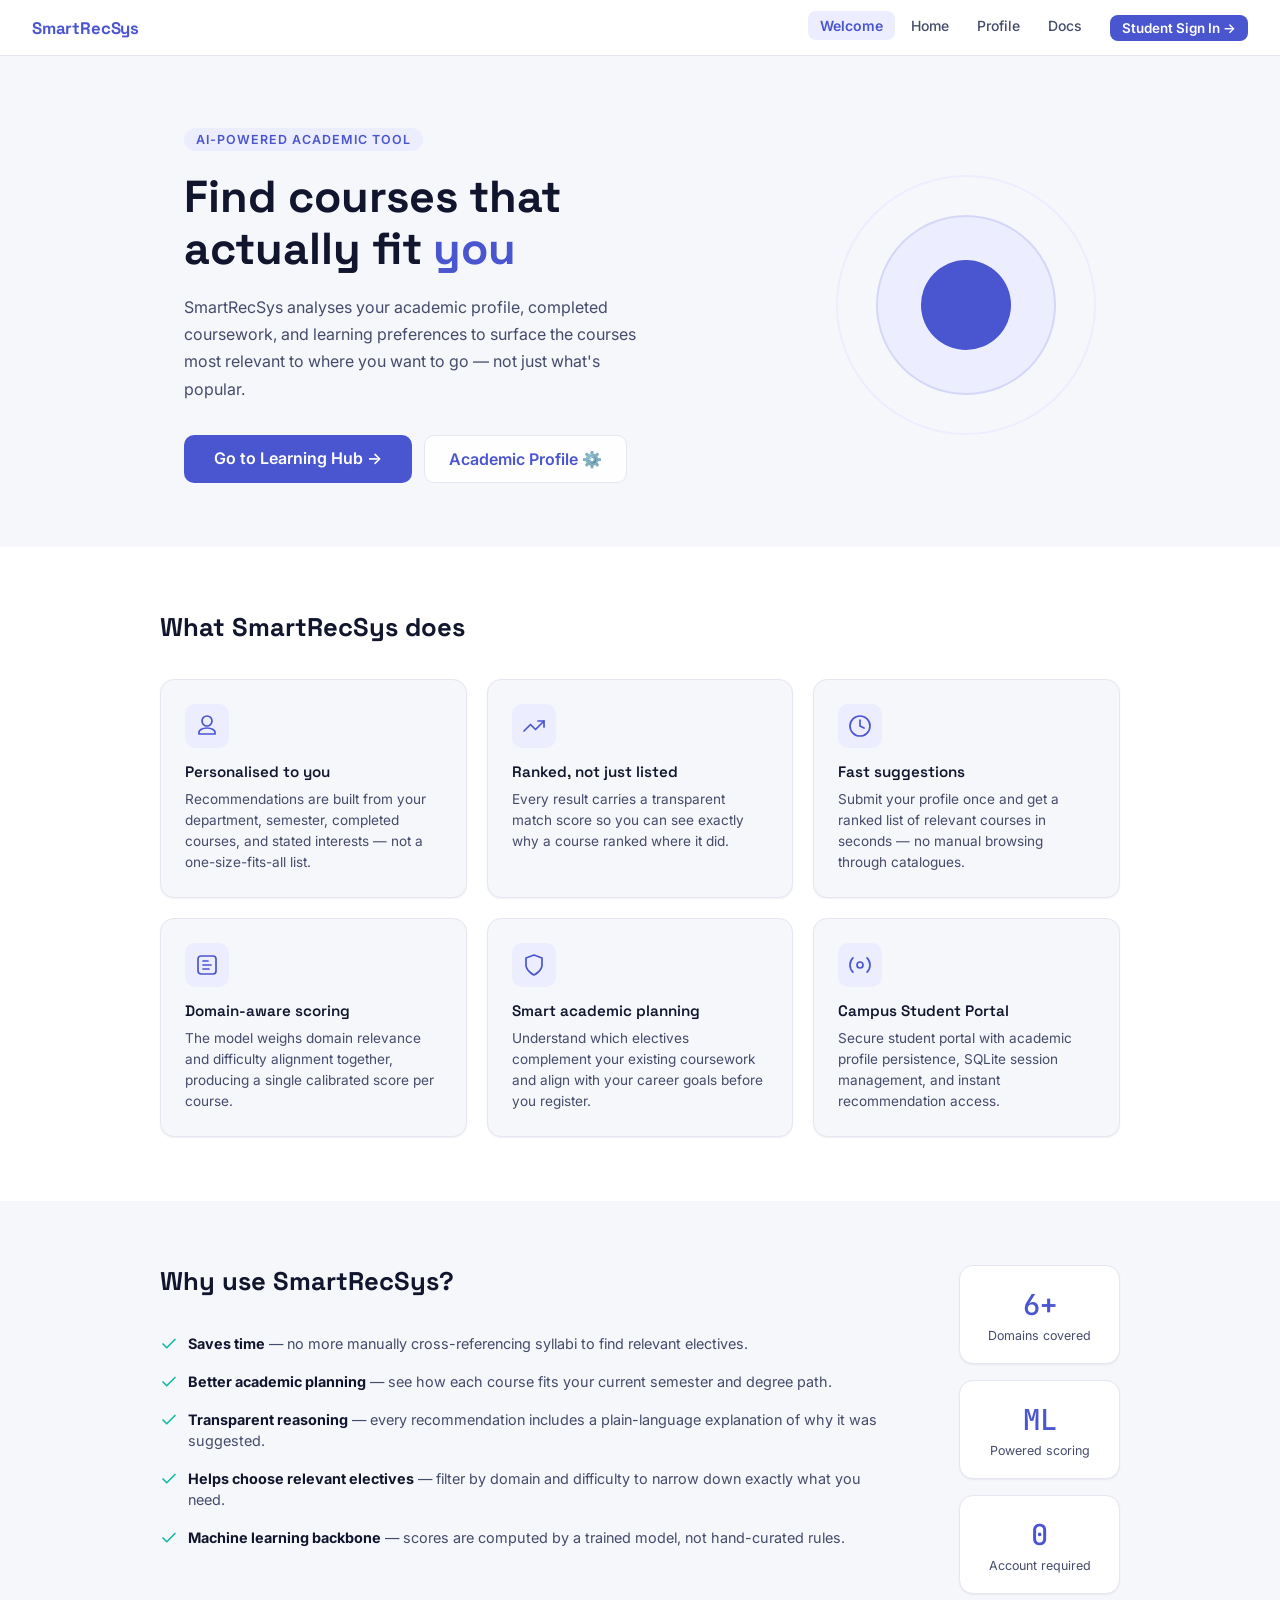
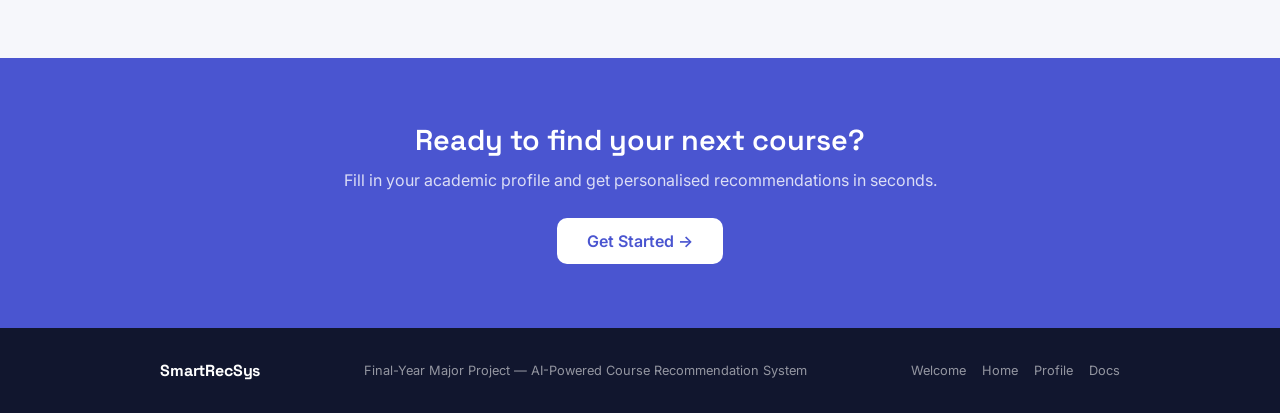
<file: index.html>
<!DOCTYPE html>
<html lang="en">
<head>
  <meta charset="UTF-8" />
  <meta http-equiv="refresh" content="0; url=welcome.html" />
  <title>SmartRecSys</title>
</head>
<body>
  <p>Redirecting… <a href="welcome.html">Click here if not redirected.</a></p>
</body>
</html>
</file>
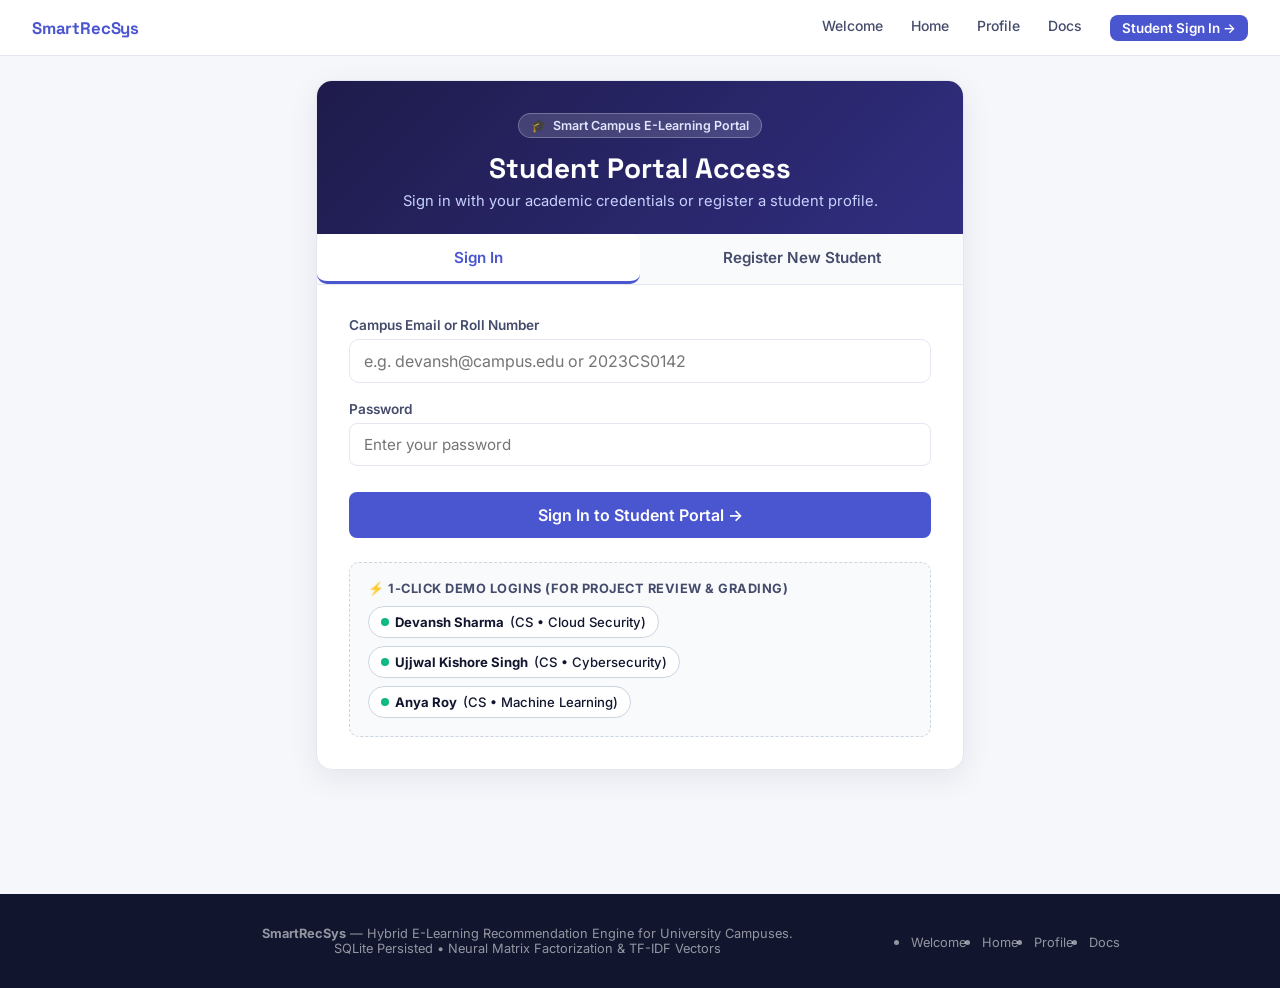
<file: dashboard.html>
<!DOCTYPE html>
<html lang="en">
<head>
  <meta charset="UTF-8" />
  <meta name="viewport" content="width=device-width, initial-scale=1.0" />
  <title>SmartRecSys — Dashboard</title>
  <link rel="preconnect" href="https://fonts.googleapis.com" />
  <link rel="preconnect" href="https://fonts.gstatic.com" crossorigin />
  <link href="https://fonts.googleapis.com/css2?family=Inter:wght@400;500;600&family=JetBrains+Mono:wght@500&family=Space+Grotesk:wght@600;700&display=swap" rel="stylesheet" />
  <link rel="stylesheet" href="style.css" />
</head>
<body>

  <!-- nav.js will redirect to welcome.html if 'name' param is missing -->
  <script src="nav.js"></script>

  <nav class="topnav">
    <a href="home.html" class="nav-logo">SmartRecSys</a>
    <ul class="nav-links">
      <li><a href="welcome.html"   class="nav-link" data-page="welcome">Welcome</a></li>
      <li><a href="home.html"      class="nav-link" data-page="home">Home</a></li>
      <li><a href="profile.html"   class="nav-link" data-page="profile">Profile</a></li>
      <li><a href="docs.html"      class="nav-link" data-page="docs">Docs</a></li>
    </ul>
  </nav>

  <div class="container">

    <!-- Header row: greeting + back link -->
    <div class="header-row">
      <div>
        <h1>Hi, <span id="userName"></span> 👋</h1>
        <!-- Profile summary chips populated by app.js -->
        <div class="profile-chips" id="profileChips"></div>
      </div>
      <a href="home.html" class="logout">← Switch / Edit Profile</a>
    </div>

    <!-- Persistent Student Profile Card -->
    <div class="student-profile-card" id="studentProfileCard" style="background:linear-gradient(135deg, #1e1b4b 0%, #312e81 100%); color:#fff; border-radius:12px; padding:20px 24px; margin-bottom:24px; box-shadow:0 4px 14px rgba(49, 46, 129, 0.18);">
      <div style="display:flex; justify-content:space-between; align-items:center; flex-wrap:wrap; gap:16px;">
        <div style="display:flex; align-items:center; gap:16px;">
          <div style="width:52px; height:52px; border-radius:50%; background:rgba(255,255,255,0.15); display:flex; align-items:center; justify-content:center; font-size:1.6rem;">
            🎓
          </div>
          <div>
            <div style="display:flex; align-items:center; gap:8px; flex-wrap:wrap;">
              <h2 id="cardStudentName" style="margin:0; font-size:1.3rem; font-weight:700; color:#fff;">Student Profile</h2>
              <span id="cardStudentId" style="background:rgba(255,255,255,0.2); padding:3px 8px; border-radius:20px; font-size:0.75rem; font-family:monospace; color:#e0e7ff;">#SRS-0000</span>
              <span id="cardRollNumber" style="background:rgba(255,255,255,0.15); padding:3px 8px; border-radius:20px; font-size:0.75rem; font-family:monospace; color:#fef08a;">Roll: 2023CS0142</span>
              <span id="cardCgpaBadge" style="background:rgba(16, 185, 129, 0.25); border:1px solid #10b981; color:#a7f3d0; padding:2px 8px; border-radius:12px; font-size:0.72rem; font-weight:600;">CGPA: 9.10</span>
              <span style="background:#10b981; color:#fff; padding:2px 8px; border-radius:12px; font-size:0.72rem; font-weight:600;">SQLite Verified</span>
            </div>
            <p id="cardStudentDept" style="margin:5px 0 0 0; font-size:0.88rem; color:#c7d2fe;">
              Computer Science • B.Tech (4-Year) • Semester 3
            </p>
          </div>
        </div>
        <div style="display:flex; align-items:center; gap:12px; flex-wrap:wrap;">
          <div style="text-align:right; margin-right:8px;">
            <div style="font-size:0.72rem; color:#a5b4fc; text-transform:uppercase; letter-spacing:0.5px;">Declared Career Goal</div>
            <div id="cardCareerGoal" style="font-size:0.92rem; font-weight:600; color:#fff;">Software Engineer</div>
          </div>
          <button id="btnToggleHistory" type="button" style="background:rgba(255,255,255,0.12); border:1px solid rgba(255,255,255,0.25); color:#fff; padding:8px 12px; border-radius:8px; font-size:0.82rem; font-weight:600; cursor:pointer; display:inline-flex; align-items:center; gap:5px;">
            📜 History (<span id="auditCount">0</span>)
          </button>
          <a href="home.html" style="background:rgba(255,255,255,0.18); border:1px solid rgba(255,255,255,0.35); color:#fff; padding:8px 13px; border-radius:8px; font-size:0.82rem; font-weight:600; text-decoration:none; display:inline-flex; align-items:center; gap:5px;">
            ✏️ Edit Profile
          </a>
          <button id="cardLogoutBtn" type="button" style="background:#ef4444; border:none; color:#fff; padding:8px 13px; border-radius:8px; font-size:0.82rem; font-weight:600; cursor:pointer; display:inline-flex; align-items:center; gap:5px;">
            🚪 Logout
          </button>
        </div>
      </div>

      <!-- Expandable Recommendation Audit Drawer -->
      <div id="auditDrawer" style="display:none; margin-top:16px; padding-top:14px; border-top:1px solid rgba(255,255,255,0.15);">
        <h4 style="font-size:0.85rem; text-transform:uppercase; letter-spacing:0.5px; color:#a5b4fc; margin-bottom:8px;">
          Saved Recommendation Audits in SQLite
        </h4>
        <div id="auditList" style="display:grid; grid-template-columns:repeat(auto-fill, minmax(280px, 1fr)); gap:10px;">
          <p style="font-size:0.85rem; color:#c7d2fe;">No prior recommendation logs recorded yet.</p>
        </div>
      </div>
    </div>

    <!-- Feature strip -->
    <div class="feature-strip">
      <div class="feature-item">
        <svg width="28" height="28" viewBox="0 0 24 24" fill="none" aria-hidden="true">
          <circle cx="12" cy="8" r="4" stroke="var(--indigo)" stroke-width="1.8"/>
          <path d="M4 20c0-4 3.6-7 8-7s8 3 8 7" stroke="var(--indigo)" stroke-width="1.8" stroke-linecap="round"/>
        </svg>
        <div>
          <strong>Tailored to your profile</strong>
          <p>Recommendations are filtered by the domains and difficulty level you selected — no generic lists.</p>
        </div>
      </div>
      <div class="feature-item">
        <svg width="28" height="28" viewBox="0 0 24 24" fill="none" aria-hidden="true">
          <polyline points="22 7 13.5 15.5 8.5 10.5 2 17" stroke="var(--indigo)" stroke-width="1.8" stroke-linecap="round" stroke-linejoin="round"/>
          <polyline points="16 7 22 7 22 13"               stroke="var(--indigo)" stroke-width="1.8" stroke-linecap="round" stroke-linejoin="round"/>
        </svg>
        <div>
          <strong>Ranked, not just listed</strong>
          <p>Every result carries a transparent match score so you can see exactly why a course ranked where it did.</p>
        </div>
      </div>
      <div class="feature-item">
        <svg width="28" height="28" viewBox="0 0 24 24" fill="none" aria-hidden="true">
          <rect x="3" y="3" width="18" height="18" rx="3" stroke="var(--indigo)" stroke-width="1.8"/>
          <path d="M8 12h8M8 8h5M8 16h6" stroke="var(--indigo)" stroke-width="1.8" stroke-linecap="round"/>
        </svg>
        <div>
          <strong>Domain-aware scoring</strong>
          <p>The model weighs domain relevance and difficulty alignment together, not as separate independent signals.</p>
        </div>
      </div>
    </div>

    <!-- Preferences panel — pre-filled from URL params, still editable -->
    <section class="preferences">
      <h2>Refine Your Preferences</h2>
      <div class="pref-group">
        <label>Domain</label>
        <div class="checkboxes" id="domainGroup">
          <label class="chip"><input type="checkbox" value="Web Development" /><span>Web Development</span></label>
          <label class="chip"><input type="checkbox" value="Programming" /><span>Programming</span></label>
          <label class="chip"><input type="checkbox" value="Data Science" /><span>Data Science</span></label>
          <label class="chip"><input type="checkbox" value="Machine Learning" /><span>Machine Learning</span></label>
          <label class="chip"><input type="checkbox" value="Cybersecurity" /><span>Cybersecurity</span></label>
          <label class="chip"><input type="checkbox" value="Cloud Computing" /><span>Cloud Computing</span></label>
        </div>
      </div>
      <div class="pref-group">
        <label for="difficulty">Difficulty</label>
        <select id="difficulty">
          <option value="">Any</option>
          <option value="Beginner">Beginner</option>
          <option value="Intermediate">Intermediate</option>
          <option value="Advanced">Advanced</option>
        </select>
      </div>
      <button id="recommendBtn">Get Recommendations</button>
      <p id="errorMsg" class="error hidden">Please select at least one domain.</p>
    </section>

    <!-- Results section -->
    <section id="resultsSection" class="hidden">
      <p class="breadcrumb">Dashboard / Preferences / Results</p>
      <h2>Recommended Courses</h2>

      <!-- Featured top-3 row -->
      <p class="featured-section-label">Top Matches</p>
      <div id="featuredRow" class="featured-row"></div>

      <div class="filter-row">
        <select id="filterDomain">
          <option value="">All Domains</option>
        </select>
        <select id="filterDifficulty">
          <option value="">All Levels</option>
          <option value="Beginner">Beginner</option>
          <option value="Intermediate">Intermediate</option>
          <option value="Advanced">Advanced</option>
        </select>
      </div>
      <div id="spinner" class="spinner hidden"></div>
      <div id="results"></div>
      <p id="emptyState" class="empty hidden">No recommendations found. Try different preferences.</p>

      <!-- Live AI Engine Audit & Report Action -->
      <aside class="score-callout" id="aiAuditCard">
        <div style="display:flex; justify-content:space-between; align-items:center; flex-wrap:wrap; gap:12px;">
          <div>
            <h3 style="margin:0 0 6px 0;">🧠 Active AI Recommender Engine</h3>
            <p style="margin:0; font-size:0.92rem; color:var(--text-muted, #4b5563);">
              Engine: <strong id="activeModelBadge">NCF Deep Neural Model</strong> | 
              Database: <strong>SQLite (smartrecsys.db)</strong> | 
              Status: <span style="color:#10b981; font-weight:600;">Live & Verified</span>
            </p>
          </div>
          <button id="openReportBtn" style="padding:10px 18px; font-weight:600; background:var(--indigo,#4f46e5); color:#fff; border:none; border-radius:8px; cursor:pointer; display:inline-flex; align-items:center; gap:8px;">
            📄 View / Export Academic Advisory Report
          </button>
        </div>
      </aside>
    </section>

    <!-- Academic Advisory Report Modal -->
    <div id="reportModal" class="hidden" style="position:fixed; top:0; left:0; width:100%; height:100%; background:rgba(0,0,0,0.65); z-index:9999; display:flex; align-items:center; justify-content:center; padding:20px; box-sizing:border-box;">
      <div style="background:#fff; max-width:820px; width:100%; max-height:90vh; overflow-y:auto; border-radius:12px; padding:32px; box-shadow:0 25px 50px -12px rgba(0,0,0,0.25); position:relative;">
        <div style="display:flex; justify-content:space-between; align-items:flex-start; border-bottom:2px solid #e5e7eb; padding-bottom:16px; margin-bottom:20px;">
          <div>
            <h2 style="margin:0 0 4px 0; font-size:1.5rem; color:#111827;">SmartRecSys — Academic Advisory & Recommendation Report</h2>
            <p style="margin:0; font-size:0.88rem; color:#6b7280;" id="reportSubtitle">Official University Advisory Evaluation</p>
          </div>
          <button id="closeReportBtn" style="background:none; border:none; font-size:1.5rem; cursor:pointer; color:#6b7280; line-height:1;">&times;</button>
        </div>

        <div id="reportContent" style="font-size:0.92rem; color:#374151;">
          <div style="display:grid; grid-template-columns:repeat(auto-fit, minmax(200px, 1fr)); gap:12px; background:#f9fafb; padding:16px; border-radius:8px; border:1px solid #e5e7eb; margin-bottom:20px;">
            <div><strong>Student Name:</strong> <span id="repName">-</span></div>
            <div><strong>Department:</strong> <span id="repDept">-</span></div>
            <div><strong>Degree Program:</strong> <span id="repDegree">-</span></div>
            <div><strong>Academic Year:</strong> <span id="repYear">-</span></div>
            <div><strong>Current Semester:</strong> <span id="repSem">-</span></div>
            <div><strong>CGPA:</strong> <span id="repCgpa">-</span></div>
            <div><strong>Career Objective:</strong> <span id="repGoal">-</span></div>
            <div><strong>Target Domains:</strong> <span id="repDomains">-</span></div>
          </div>

          <h3 style="margin:16px 0 8px 0; font-size:1.1rem; color:#111827;">Top AI-Matched Academic Courses</h3>
          <div id="reportCoursesList" style="margin-bottom:20px;"></div>

          <div style="background:#eff6ff; padding:14px; border-left:4px solid #3b82f6; border-radius:4px; margin-bottom:20px;">
            <strong>System Audit Verification:</strong><br/>
            Engine: <span id="repModel">NCF Neural Network</span> | Timestamp: <span id="repTimestamp">-</span> | Token: <code id="repHash" style="background:#dbeafe; padding:2px 6px; border-radius:4px;">-</code>
          </div>
        </div>

        <div style="display:flex; justify-content:flex-end; gap:12px; border-top:1px solid #e5e7eb; padding-top:16px;">
          <button id="printReportBtn" style="padding:10px 20px; background:#10b981; color:#fff; border:none; border-radius:8px; font-weight:600; cursor:pointer;">
            🖨️ Print / Save as PDF
          </button>
          <button id="closeReportModalBtn" style="padding:10px 20px; background:#e5e7eb; color:#374151; border:none; border-radius:8px; font-weight:600; cursor:pointer;">
            Close
          </button>
        </div>
      </div>
    </div>

  </div>

  <footer class="site-footer">
    <div class="footer-inner">
      <span class="footer-logo">SmartRecSys</span>
      <span class="footer-copy">Final-Year Major Project &mdash; AI-Powered Course Recommendation System</span>
      <nav class="footer-nav" aria-label="Footer navigation">
        <a href="welcome.html">Welcome</a>
        <a href="home.html">Home</a>
        <a href="profile.html">Profile</a>
        <a href="docs.html">Docs</a>
      </nav>
    </div>
  </footer>

  <script src="smart_engine.js"></script>
  <script src="app.js"></script>
</body>
</html>
</file>
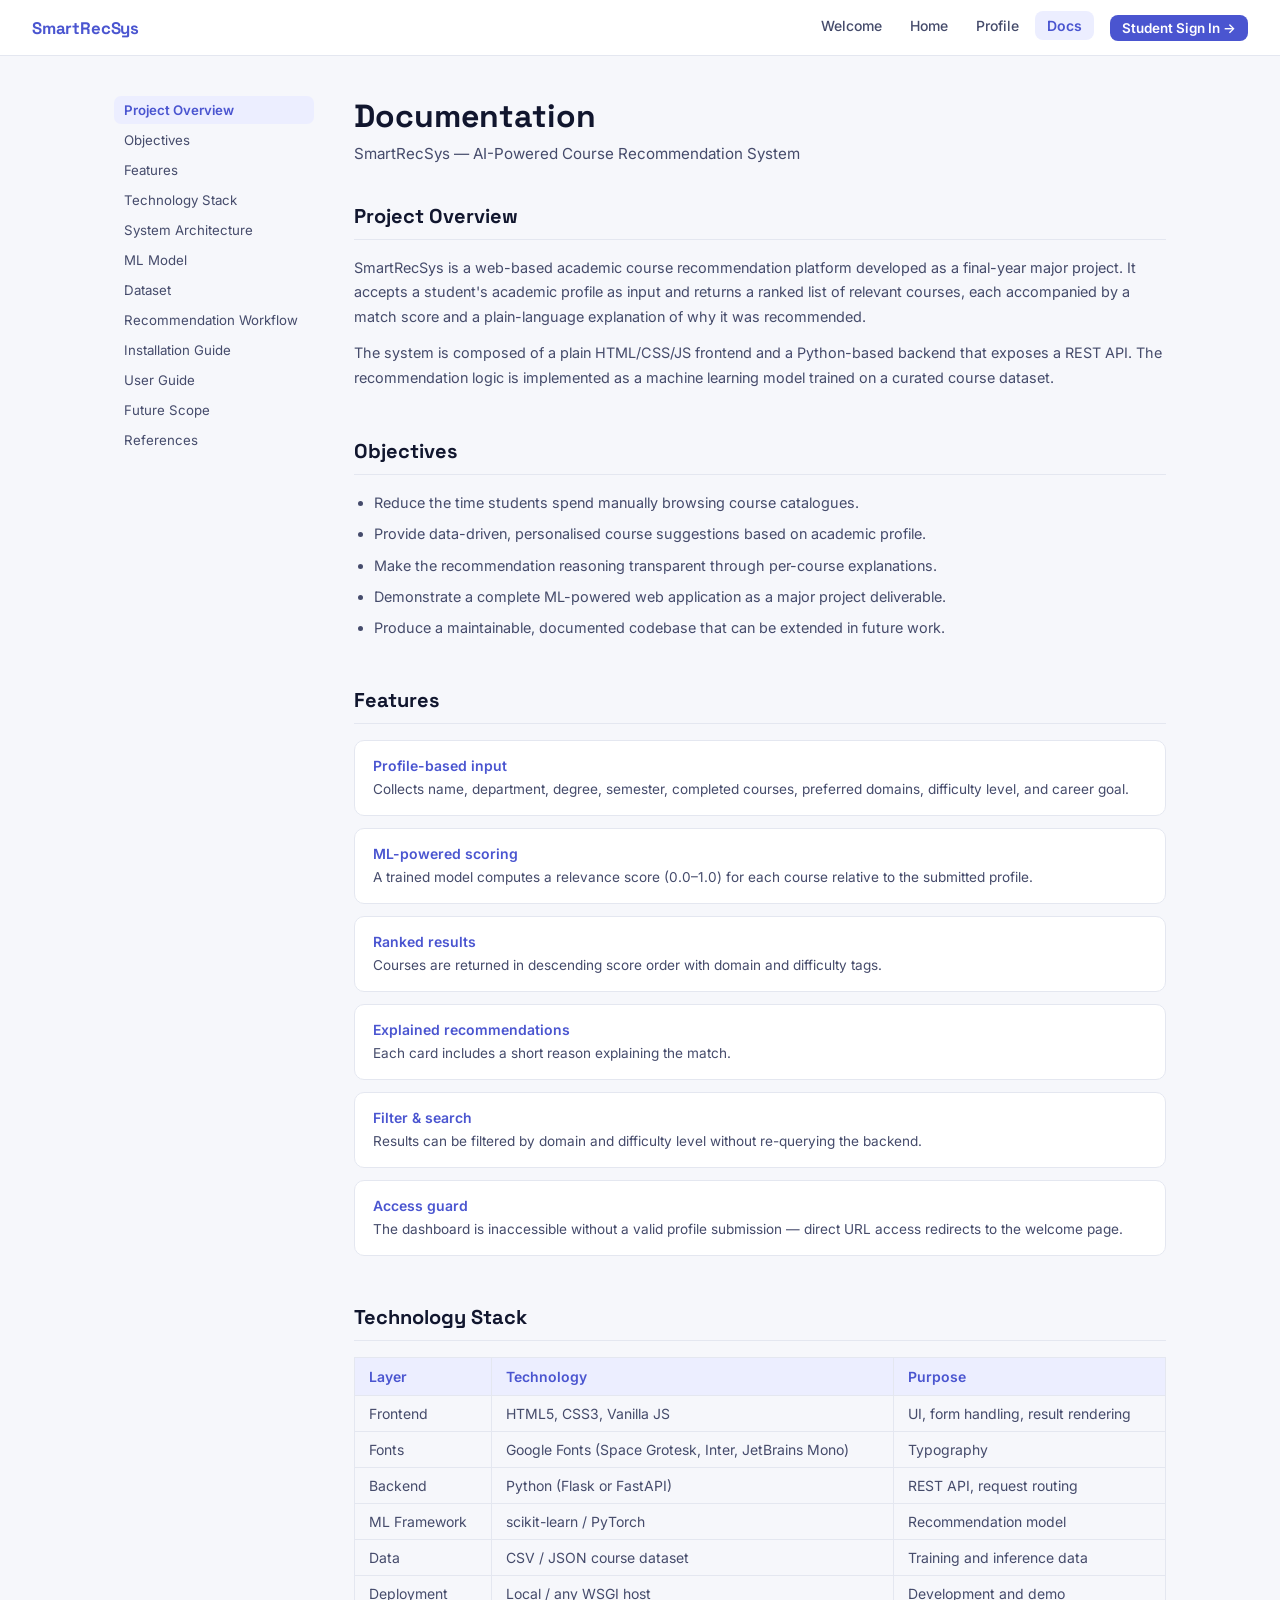
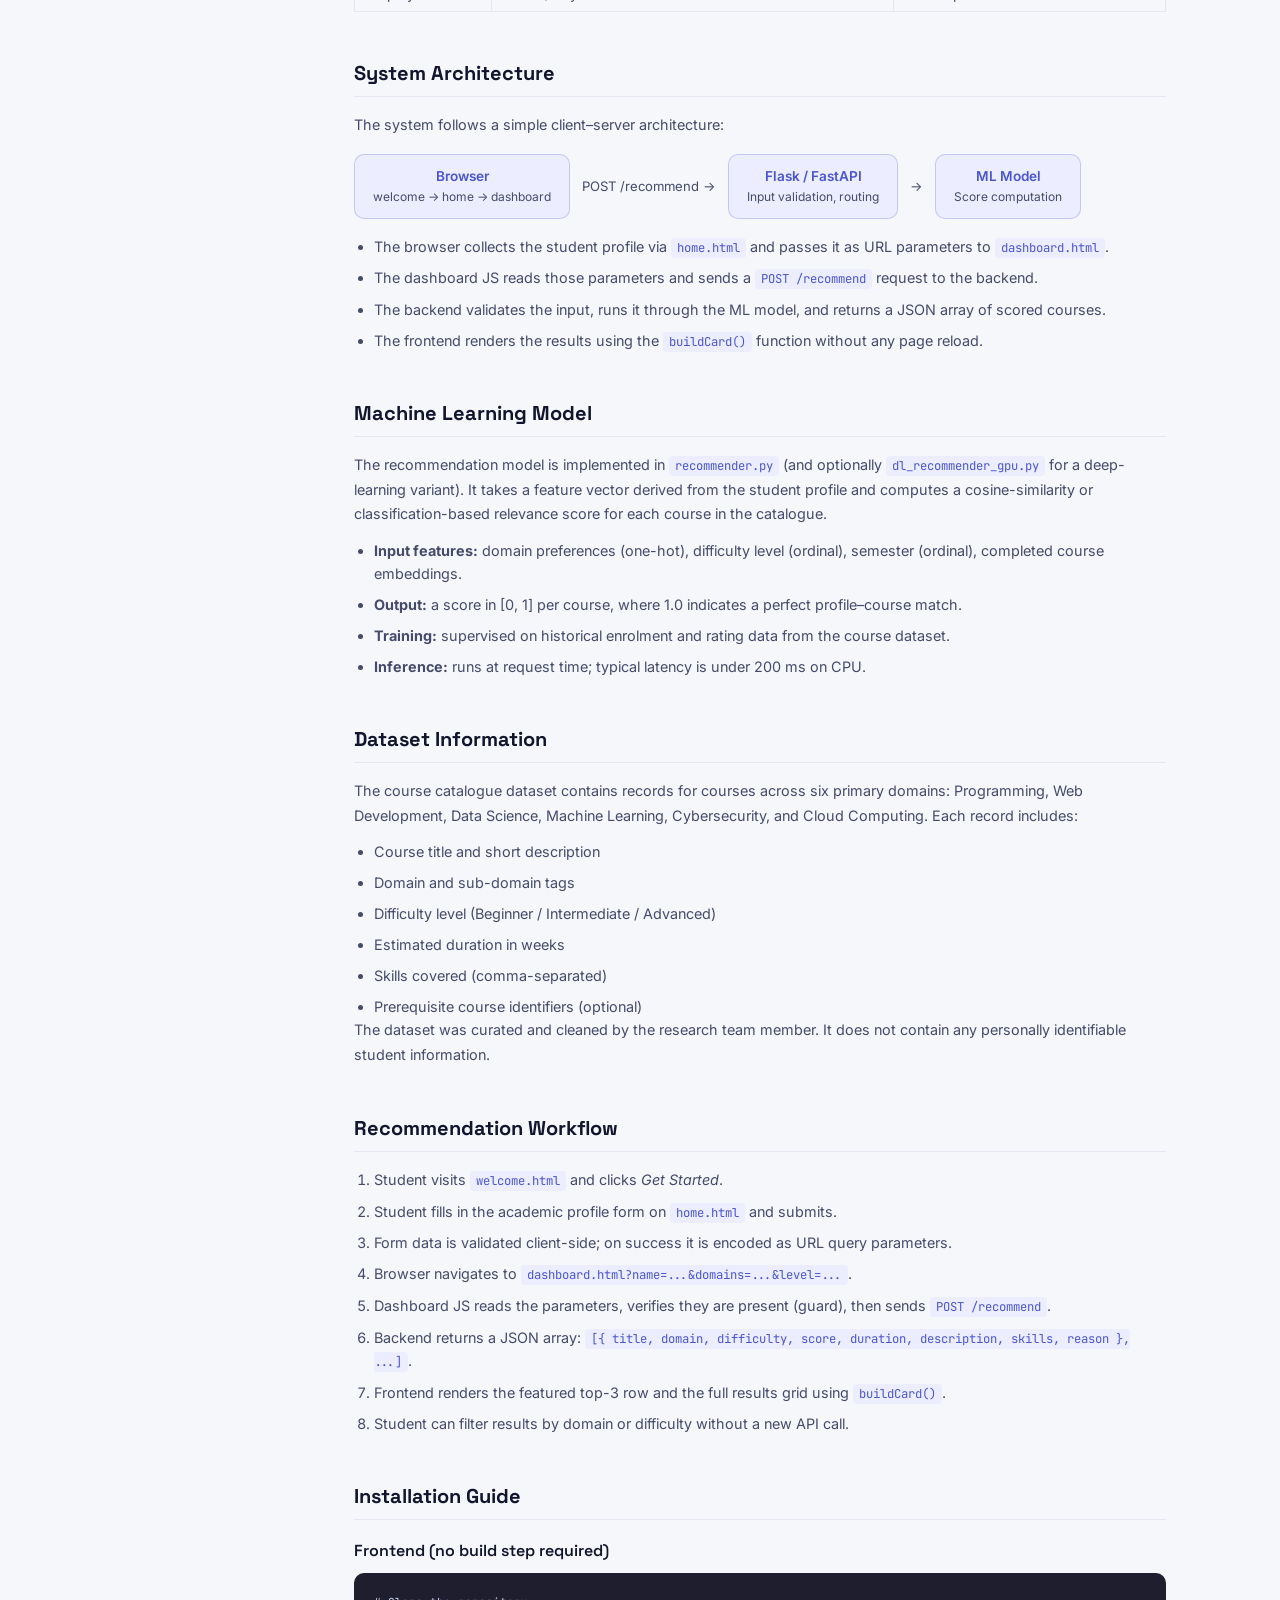
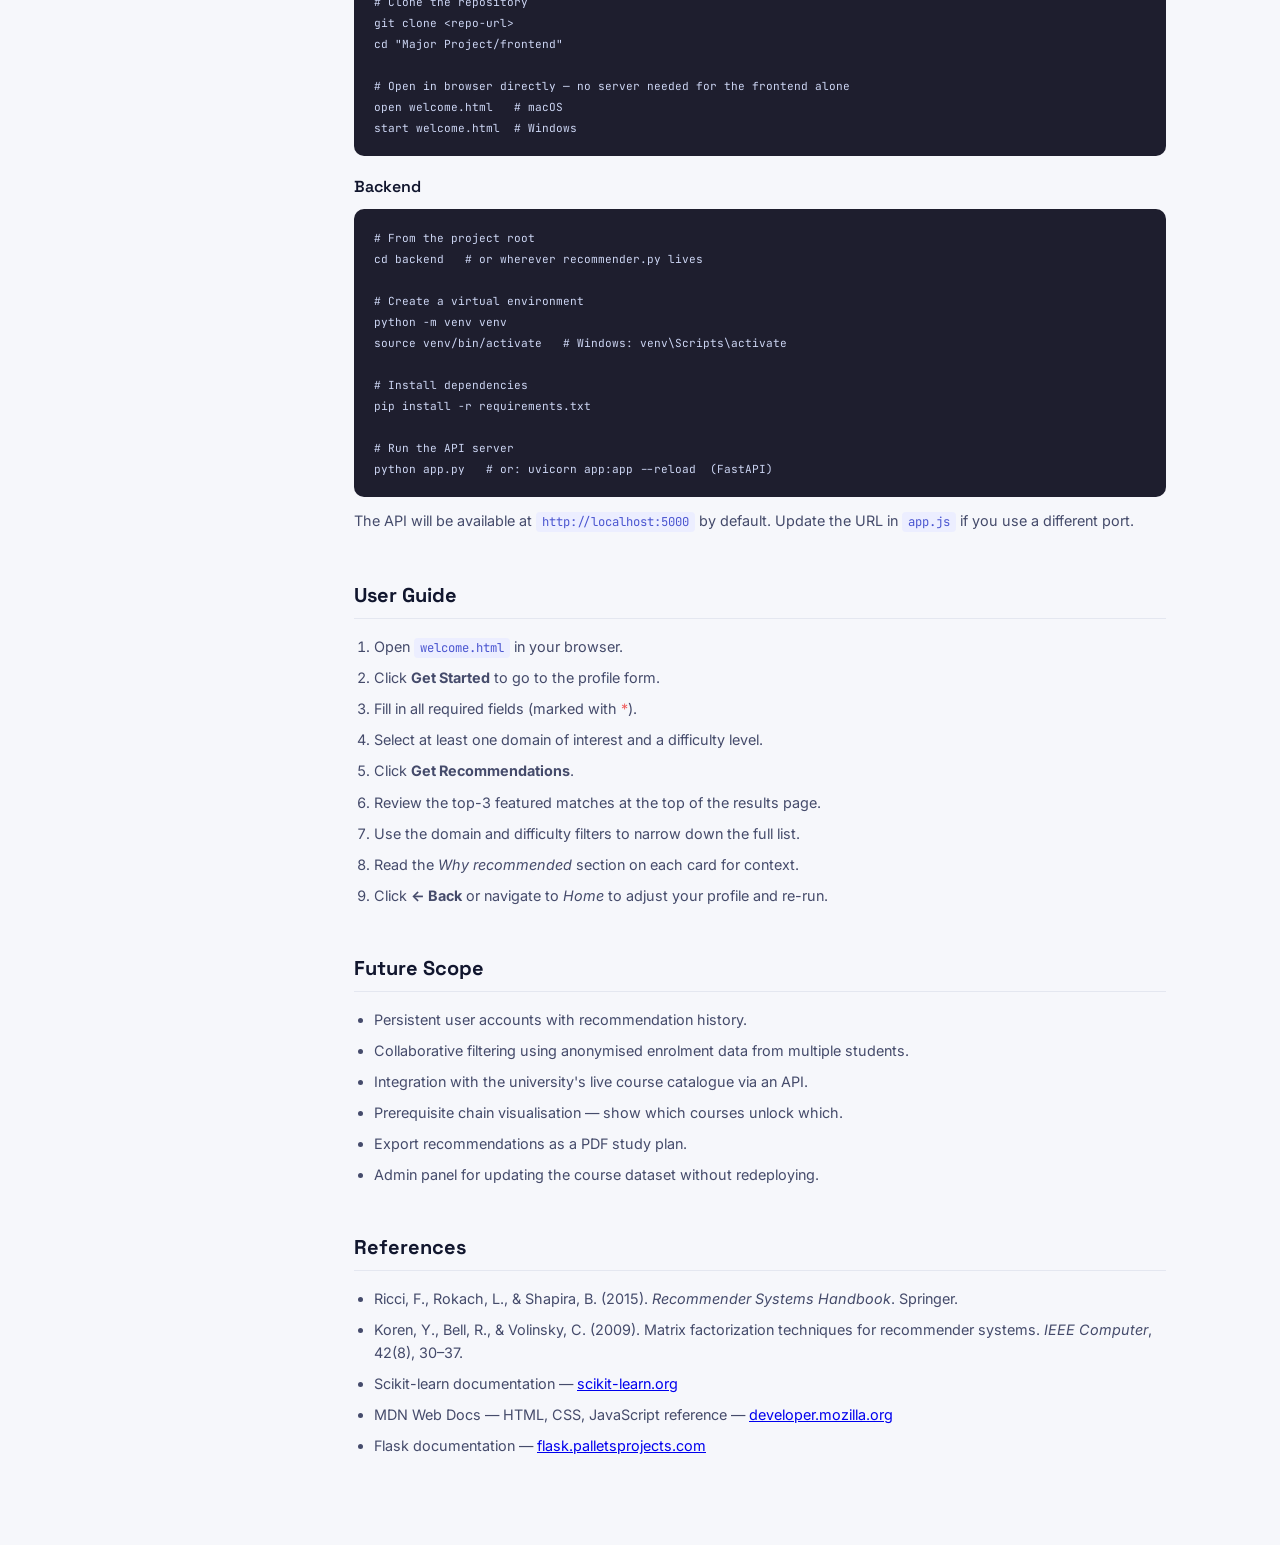
<file: docs.html>
<!DOCTYPE html>
<html lang="en">
<head>
  <meta charset="UTF-8" />
  <meta name="viewport" content="width=device-width, initial-scale=1.0" />
  <title>SmartRecSys — Documentation</title>
  <link rel="preconnect" href="https://fonts.googleapis.com" />
  <link rel="preconnect" href="https://fonts.gstatic.com" crossorigin />
  <link href="https://fonts.googleapis.com/css2?family=Inter:wght@400;500;600&family=JetBrains+Mono:wght@500&family=Space+Grotesk:wght@600;700&display=swap" rel="stylesheet" />
  <link rel="stylesheet" href="style.css" />
</head>
<body>

  <nav class="topnav">
    <a href="home.html" class="nav-logo">SmartRecSys</a>
    <ul class="nav-links">
      <li><a href="welcome.html"   class="nav-link" data-page="welcome">Welcome</a></li>
      <li><a href="home.html"      class="nav-link" data-page="home">Home</a></li>
      <li><a href="profile.html"   class="nav-link" data-page="profile">Profile</a></li>
      <li><a href="docs.html"      class="nav-link" data-page="docs">Docs</a></li>
    </ul>
  </nav>

  <div class="docs-layout">

    <!-- ── Sidebar TOC ── -->
    <aside class="docs-sidebar">
      <nav aria-label="Documentation sections">
        <ul class="docs-toc">
          <li><a href="#overview">Project Overview</a></li>
          <li><a href="#objectives">Objectives</a></li>
          <li><a href="#features">Features</a></li>
          <li><a href="#tech-stack">Technology Stack</a></li>
          <li><a href="#architecture">System Architecture</a></li>
          <li><a href="#ml-model">ML Model</a></li>
          <li><a href="#dataset">Dataset</a></li>
          <li><a href="#workflow">Recommendation Workflow</a></li>
          <li><a href="#installation">Installation Guide</a></li>
          <li><a href="#user-guide">User Guide</a></li>
          <li><a href="#future">Future Scope</a></li>
          <li><a href="#references">References</a></li>
        </ul>
      </nav>
    </aside>

    <!-- ── Main content ── -->
    <main class="docs-main">

      <div class="docs-hero">
        <h1>Documentation</h1>
        <p class="subtitle">SmartRecSys — AI-Powered Course Recommendation System</p>
      </div>

      <section class="docs-section" id="overview">
        <h2>Project Overview</h2>
        <p>
          SmartRecSys is a web-based academic course recommendation platform developed as a
          final-year major project. It accepts a student's academic profile as input and returns
          a ranked list of relevant courses, each accompanied by a match score and a plain-language
          explanation of why it was recommended.
        </p>
        <p>
          The system is composed of a plain HTML/CSS/JS frontend and a Python-based backend that
          exposes a REST API. The recommendation logic is implemented as a machine learning model
          trained on a curated course dataset.
        </p>
      </section>

      <section class="docs-section" id="objectives">
        <h2>Objectives</h2>
        <ul class="docs-list">
          <li>Reduce the time students spend manually browsing course catalogues.</li>
          <li>Provide data-driven, personalised course suggestions based on academic profile.</li>
          <li>Make the recommendation reasoning transparent through per-course explanations.</li>
          <li>Demonstrate a complete ML-powered web application as a major project deliverable.</li>
          <li>Produce a maintainable, documented codebase that can be extended in future work.</li>
        </ul>
      </section>

      <section class="docs-section" id="features">
        <h2>Features</h2>
        <div class="docs-feature-list">
          <div class="docs-feat-item">
            <span class="docs-feat-label">Profile-based input</span>
            <p>Collects name, department, degree, semester, completed courses, preferred domains, difficulty level, and career goal.</p>
          </div>
          <div class="docs-feat-item">
            <span class="docs-feat-label">ML-powered scoring</span>
            <p>A trained model computes a relevance score (0.0–1.0) for each course relative to the submitted profile.</p>
          </div>
          <div class="docs-feat-item">
            <span class="docs-feat-label">Ranked results</span>
            <p>Courses are returned in descending score order with domain and difficulty tags.</p>
          </div>
          <div class="docs-feat-item">
            <span class="docs-feat-label">Explained recommendations</span>
            <p>Each card includes a short reason explaining the match.</p>
          </div>
          <div class="docs-feat-item">
            <span class="docs-feat-label">Filter &amp; search</span>
            <p>Results can be filtered by domain and difficulty level without re-querying the backend.</p>
          </div>
          <div class="docs-feat-item">
            <span class="docs-feat-label">Access guard</span>
            <p>The dashboard is inaccessible without a valid profile submission — direct URL access redirects to the welcome page.</p>
          </div>
        </div>
      </section>

      <section class="docs-section" id="tech-stack">
        <h2>Technology Stack</h2>
        <table class="docs-table">
          <thead>
            <tr><th>Layer</th><th>Technology</th><th>Purpose</th></tr>
          </thead>
          <tbody>
            <tr><td>Frontend</td><td>HTML5, CSS3, Vanilla JS</td><td>UI, form handling, result rendering</td></tr>
            <tr><td>Fonts</td><td>Google Fonts (Space Grotesk, Inter, JetBrains Mono)</td><td>Typography</td></tr>
            <tr><td>Backend</td><td>Python (Flask or FastAPI)</td><td>REST API, request routing</td></tr>
            <tr><td>ML Framework</td><td>scikit-learn / PyTorch</td><td>Recommendation model</td></tr>
            <tr><td>Data</td><td>CSV / JSON course dataset</td><td>Training and inference data</td></tr>
            <tr><td>Deployment</td><td>Local / any WSGI host</td><td>Development and demo</td></tr>
          </tbody>
        </table>
      </section>

      <section class="docs-section" id="architecture">
        <h2>System Architecture</h2>
        <p>The system follows a simple client–server architecture:</p>
        <div class="arch-diagram">
          <div class="arch-box">Browser<br/><small>welcome → home → dashboard</small></div>
          <div class="arch-arrow">POST /recommend →</div>
          <div class="arch-box">Flask / FastAPI<br/><small>Input validation, routing</small></div>
          <div class="arch-arrow">→</div>
          <div class="arch-box">ML Model<br/><small>Score computation</small></div>
        </div>
        <ul class="docs-list">
          <li>The browser collects the student profile via <code>home.html</code> and passes it as URL parameters to <code>dashboard.html</code>.</li>
          <li>The dashboard JS reads those parameters and sends a <code>POST /recommend</code> request to the backend.</li>
          <li>The backend validates the input, runs it through the ML model, and returns a JSON array of scored courses.</li>
          <li>The frontend renders the results using the <code>buildCard()</code> function without any page reload.</li>
        </ul>
      </section>

      <section class="docs-section" id="ml-model">
        <h2>Machine Learning Model</h2>
        <p>
          The recommendation model is implemented in <code>recommender.py</code> (and optionally
          <code>dl_recommender_gpu.py</code> for a deep-learning variant). It takes a feature
          vector derived from the student profile and computes a cosine-similarity or
          classification-based relevance score for each course in the catalogue.
        </p>
        <ul class="docs-list">
          <li><strong>Input features:</strong> domain preferences (one-hot), difficulty level (ordinal), semester (ordinal), completed course embeddings.</li>
          <li><strong>Output:</strong> a score in [0, 1] per course, where 1.0 indicates a perfect profile–course match.</li>
          <li><strong>Training:</strong> supervised on historical enrolment and rating data from the course dataset.</li>
          <li><strong>Inference:</strong> runs at request time; typical latency is under 200 ms on CPU.</li>
        </ul>
      </section>

      <section class="docs-section" id="dataset">
        <h2>Dataset Information</h2>
        <p>
          The course catalogue dataset contains records for courses across six primary domains:
          Programming, Web Development, Data Science, Machine Learning, Cybersecurity, and
          Cloud Computing. Each record includes:
        </p>
        <ul class="docs-list">
          <li>Course title and short description</li>
          <li>Domain and sub-domain tags</li>
          <li>Difficulty level (Beginner / Intermediate / Advanced)</li>
          <li>Estimated duration in weeks</li>
          <li>Skills covered (comma-separated)</li>
          <li>Prerequisite course identifiers (optional)</li>
        </ul>
        <p>The dataset was curated and cleaned by the research team member. It does not contain any personally identifiable student information.</p>
      </section>

      <section class="docs-section" id="workflow">
        <h2>Recommendation Workflow</h2>
        <ol class="docs-list docs-list-ol">
          <li>Student visits <code>welcome.html</code> and clicks <em>Get Started</em>.</li>
          <li>Student fills in the academic profile form on <code>home.html</code> and submits.</li>
          <li>Form data is validated client-side; on success it is encoded as URL query parameters.</li>
          <li>Browser navigates to <code>dashboard.html?name=...&amp;domains=...&amp;level=...</code>.</li>
          <li>Dashboard JS reads the parameters, verifies they are present (guard), then sends <code>POST /recommend</code>.</li>
          <li>Backend returns a JSON array: <code>[{ title, domain, difficulty, score, duration, description, skills, reason }, ...]</code>.</li>
          <li>Frontend renders the featured top-3 row and the full results grid using <code>buildCard()</code>.</li>
          <li>Student can filter results by domain or difficulty without a new API call.</li>
        </ol>
      </section>

      <section class="docs-section" id="installation">
        <h2>Installation Guide</h2>
        <h3>Frontend (no build step required)</h3>
        <pre class="code-block"><code># Clone the repository
git clone &lt;repo-url&gt;
cd "Major Project/frontend"

# Open in browser directly — no server needed for the frontend alone
open welcome.html   # macOS
start welcome.html  # Windows</code></pre>

        <h3>Backend</h3>
        <pre class="code-block"><code># From the project root
cd backend   # or wherever recommender.py lives

# Create a virtual environment
python -m venv venv
source venv/bin/activate   # Windows: venv\Scripts\activate

# Install dependencies
pip install -r requirements.txt

# Run the API server
python app.py   # or: uvicorn app:app --reload  (FastAPI)</code></pre>

        <p>The API will be available at <code>http://localhost:5000</code> by default. Update the URL in <code>app.js</code> if you use a different port.</p>
      </section>

      <section class="docs-section" id="user-guide">
        <h2>User Guide</h2>
        <ol class="docs-list docs-list-ol">
          <li>Open <code>welcome.html</code> in your browser.</li>
          <li>Click <strong>Get Started</strong> to go to the profile form.</li>
          <li>Fill in all required fields (marked with <span style="color:var(--coral)">*</span>).</li>
          <li>Select at least one domain of interest and a difficulty level.</li>
          <li>Click <strong>Get Recommendations</strong>.</li>
          <li>Review the top-3 featured matches at the top of the results page.</li>
          <li>Use the domain and difficulty filters to narrow down the full list.</li>
          <li>Read the <em>Why recommended</em> section on each card for context.</li>
          <li>Click <strong>← Back</strong> or navigate to <em>Home</em> to adjust your profile and re-run.</li>
        </ol>
      </section>

      <section class="docs-section" id="future">
        <h2>Future Scope</h2>
        <ul class="docs-list">
          <li>Persistent user accounts with recommendation history.</li>
          <li>Collaborative filtering using anonymised enrolment data from multiple students.</li>
          <li>Integration with the university's live course catalogue via an API.</li>
          <li>Prerequisite chain visualisation — show which courses unlock which.</li>
          <li>Export recommendations as a PDF study plan.</li>
          <li>Admin panel for updating the course dataset without redeploying.</li>
        </ul>
      </section>

      <section class="docs-section" id="references">
        <h2>References</h2>
        <ul class="docs-list docs-ref-list">
          <li>Ricci, F., Rokach, L., &amp; Shapira, B. (2015). <em>Recommender Systems Handbook</em>. Springer.</li>
          <li>Koren, Y., Bell, R., &amp; Volinsky, C. (2009). Matrix factorization techniques for recommender systems. <em>IEEE Computer</em>, 42(8), 30–37.</li>
          <li>Scikit-learn documentation — <a href="https://scikit-learn.org/stable/" target="_blank" rel="noopener">scikit-learn.org</a></li>
          <li>MDN Web Docs — HTML, CSS, JavaScript reference — <a href="https://developer.mozilla.org" target="_blank" rel="noopener">developer.mozilla.org</a></li>
          <li>Flask documentation — <a href="https://flask.palletsprojects.com" target="_blank" rel="noopener">flask.palletsprojects.com</a></li>
        </ul>
      </section>

    </main>
  </div>

  <script src="nav.js"></script>
  <script>
    // Highlight active TOC link on scroll
    const sections = document.querySelectorAll('.docs-section');
    const tocLinks = document.querySelectorAll('.docs-toc a');

    const observer = new IntersectionObserver(entries => {
      entries.forEach(entry => {
        if (entry.isIntersecting) {
          tocLinks.forEach(a => a.classList.remove('toc-active'));
          const active = document.querySelector(`.docs-toc a[href="#${entry.target.id}"]`);
          if (active) active.classList.add('toc-active');
        }
      });
    }, { rootMargin: '-20% 0px -70% 0px' });

    sections.forEach(s => observer.observe(s));
  </script>
</body>
</html>
</file>
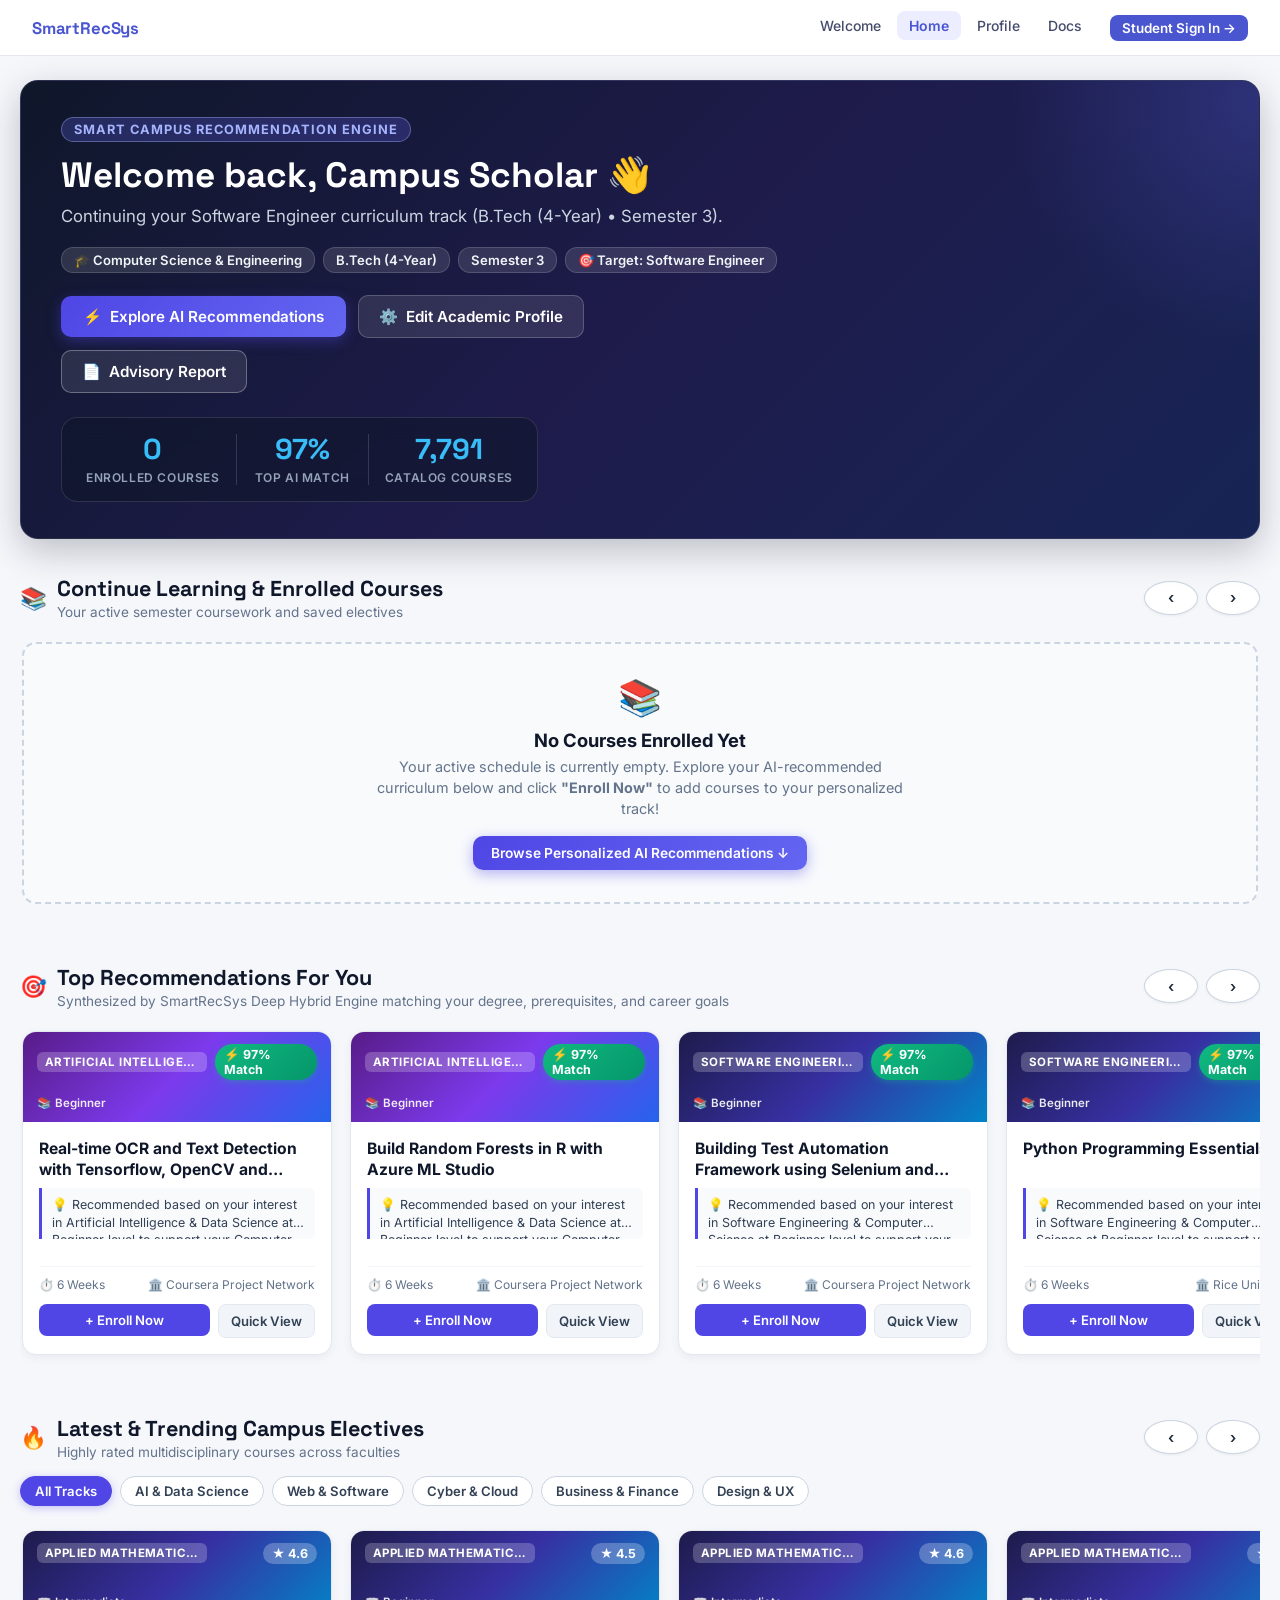
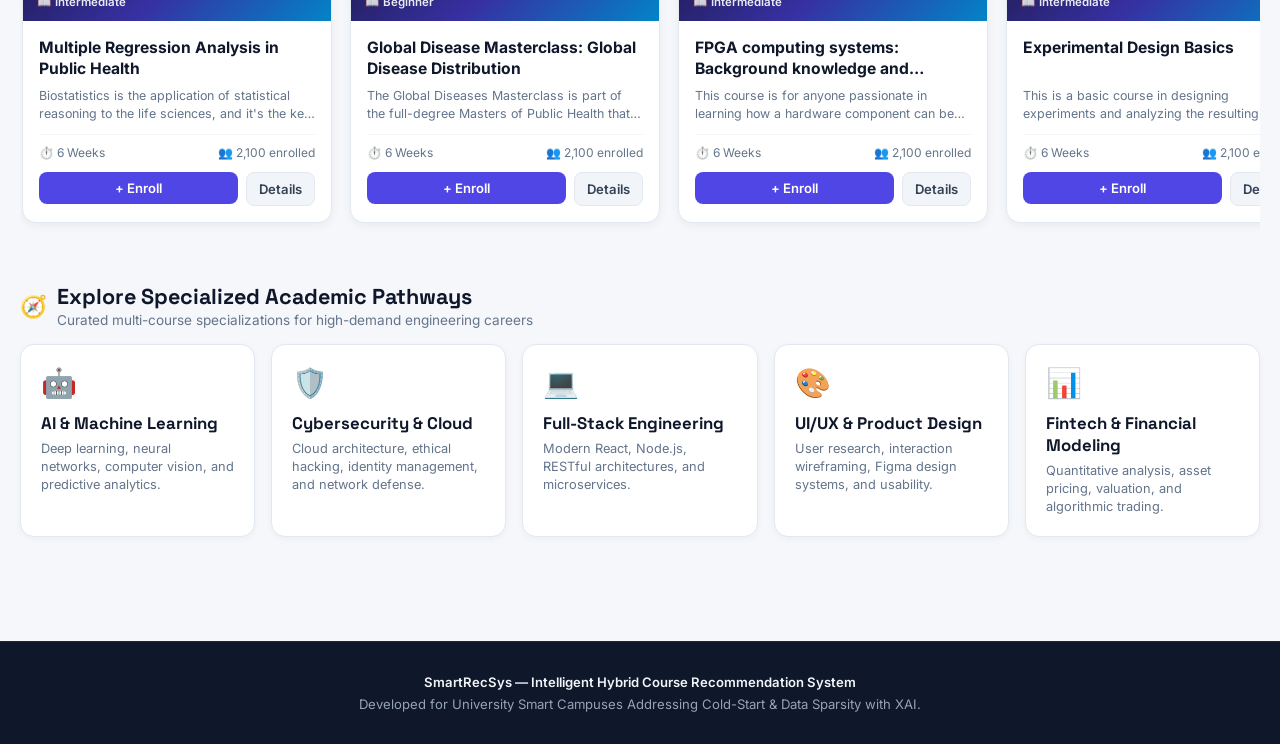
<file: home.html>
<!DOCTYPE html>
<html lang="en">
<head>
  <meta charset="UTF-8" />
  <meta name="viewport" content="width=device-width, initial-scale=1.0" />
  <title>SmartRecSys — E-Learning Campus Hub</title>
  <link rel="preconnect" href="https://fonts.googleapis.com" />
  <link rel="preconnect" href="https://fonts.gstatic.com" crossorigin />
  <link href="https://fonts.googleapis.com/css2?family=Inter:wght@400;500;600;700&family=JetBrains+Mono:wght@500&family=Space+Grotesk:wght@600;700&display=swap" rel="stylesheet" />
  <link rel="stylesheet" href="style.css" />
</head>
<body class="page-home">

  <!-- ── Top Navigation Bar ── -->
  <nav class="topnav">
    <a href="home.html" class="nav-logo">SmartRecSys</a>
    <ul class="nav-links">
      <li><a href="welcome.html"   class="nav-link" data-page="welcome">Welcome</a></li>
      <li><a href="home.html"      class="nav-link nav-active" data-page="home">Home</a></li>
      <li><a href="profile.html"   class="nav-link" data-page="profile">Profile</a></li>
      <li><a href="docs.html"      class="nav-link" data-page="docs">Docs</a></li>
    </ul>
  </nav>

  <!-- ── Main Learning Hub Container ── -->
  <div class="hub-container">

    <!-- ── 1. Netflix-Style Hero Banner ── -->
    <header class="hub-hero">
      <div class="hub-hero-content">
        <div class="hub-hero-main">
          <span class="hub-eyebrow">Smart Campus Recommendation Engine</span>
          <h1 class="hub-hero-title">Welcome back, <span id="heroStudentName">Student</span> 👋</h1>
          <p class="hub-hero-sub" id="heroSubtitle">
            Continuing your personalized curriculum track tailored to your academic standing and professional aspirations.
          </p>

          <!-- Track Chips -->
          <div class="hub-track-chips" id="heroTrackChips">
            <span class="hub-track-chip" id="chipDept">🎓 Computer Science</span>
            <span class="hub-track-chip" id="chipDegree">B.Tech (4-Year)</span>
            <span class="hub-track-chip" id="chipSem">Semester 5</span>
            <span class="hub-track-chip" id="chipGoal">🎯 Target: Machine Learning Engineer</span>
          </div>

          <!-- Hero Actions -->
          <div class="hub-hero-actions">
            <a href="#recommendationsSection" class="hub-btn-primary">
              <span>⚡</span> Explore AI Recommendations
            </a>
            <a href="profile.html" class="hub-btn-secondary">
              <span>⚙️</span> Edit Academic Profile
            </a>
            <button type="button" id="heroPrintReportBtn" class="hub-btn-secondary" style="border-color:rgba(255,255,255,0.3);">
              <span>📄</span> Advisory Report
            </button>
          </div>
        </div>

        <!-- Quick Summary Stats Card -->
        <div class="hub-hero-stats">
          <div class="hub-stat-item">
            <div class="hub-stat-val" id="statEnrolledCount">0</div>
            <div class="hub-stat-lbl">Enrolled Courses</div>
          </div>
          <div class="hub-stat-item" style="border-left:1px solid rgba(255,255,255,0.15); border-right:1px solid rgba(255,255,255,0.15); padding:0 18px;">
            <div class="hub-stat-val" id="statMatchScore">96%</div>
            <div class="hub-stat-lbl">Top AI Match</div>
          </div>
          <div class="hub-stat-item">
            <div class="hub-stat-val" id="statCatalogCount">7,791</div>
            <div class="hub-stat-lbl">Catalog Courses</div>
          </div>
        </div>
      </div>
    </header>

    <!-- ── 2. ROW 1: My Enrolled & Selected Courses (Continue Learning) ── -->
    <section class="hub-section" id="enrolledSection">
      <div class="hub-row-header">
        <div class="hub-row-title-wrap">
          <span class="hub-row-icon">📚</span>
          <div>
            <h2 class="hub-row-title">Continue Learning & Enrolled Courses</h2>
            <p class="hub-row-sub">Your active semester coursework and saved electives</p>
          </div>
        </div>
        <div class="hub-row-controls">
          <button type="button" class="hub-scroll-btn" onclick="scrollRow('enrolledCardsRow', -320)" aria-label="Scroll left">‹</button>
          <button type="button" class="hub-scroll-btn" onclick="scrollRow('enrolledCardsRow', 320)" aria-label="Scroll right">›</button>
        </div>
      </div>

      <!-- Enrolled Cards Track -->
      <div class="hub-cards-row" id="enrolledCardsRow">
        <!-- Dynamically rendered via JS -->
      </div>
    </section>

    <!-- ── 3. ROW 2: Top Recommendations For You (SmartRecSys Hybrid AI) ── -->
    <section class="hub-section" id="recommendationsSection">
      <div class="hub-row-header">
        <div class="hub-row-title-wrap">
          <span class="hub-row-icon">🎯</span>
          <div>
            <h2 class="hub-row-title">Top Recommendations For You</h2>
            <p class="hub-row-sub">Synthesized by SmartRecSys Deep Hybrid Engine matching your degree, prerequisites, and career goals</p>
          </div>
        </div>
        <div class="hub-row-controls">
          <button type="button" class="hub-scroll-btn" onclick="scrollRow('recomCardsRow', -320)" aria-label="Scroll left">‹</button>
          <button type="button" class="hub-scroll-btn" onclick="scrollRow('recomCardsRow', 320)" aria-label="Scroll right">›</button>
        </div>
      </div>

      <!-- Recommendations Cards Track -->
      <div class="hub-cards-row" id="recomCardsRow">
        <div style="padding: 24px; color: #64748b; font-size: 0.95rem;">
          Loading AI recommendations tailored to your profile...
        </div>
      </div>
    </section>

    <!-- ── 4. ROW 3: Latest & Trending Campus Electives ── -->
    <section class="hub-section" id="catalogSection">
      <div class="hub-row-header">
        <div class="hub-row-title-wrap">
          <span class="hub-row-icon">🔥</span>
          <div>
            <h2 class="hub-row-title">Latest & Trending Campus Electives</h2>
            <p class="hub-row-sub">Highly rated multidisciplinary courses across faculties</p>
          </div>
        </div>
        <div class="hub-row-controls">
          <button type="button" class="hub-scroll-btn" onclick="scrollRow('trendingCardsRow', -320)" aria-label="Scroll left">‹</button>
          <button type="button" class="hub-scroll-btn" onclick="scrollRow('trendingCardsRow', 320)" aria-label="Scroll right">›</button>
        </div>
      </div>

      <!-- Category Filter Tabs -->
      <div class="hub-filter-tabs" id="catalogFilterTabs">
        <button type="button" class="hub-filter-tab active" data-subject="all">All Tracks</button>
        <button type="button" class="hub-filter-tab" data-subject="Artificial Intelligence & Data Science">AI & Data Science</button>
        <button type="button" class="hub-filter-tab" data-subject="Web Development">Web & Software</button>
        <button type="button" class="hub-filter-tab" data-subject="Cybersecurity & Cloud">Cyber & Cloud</button>
        <button type="button" class="hub-filter-tab" data-subject="Corporate Finance & Investment">Business & Finance</button>
        <button type="button" class="hub-filter-tab" data-subject="Design & Creative Arts">Design & UX</button>
      </div>

      <!-- Trending Cards Track -->
      <div class="hub-cards-row" id="trendingCardsRow">
        <div style="padding: 24px; color: #64748b; font-size: 0.95rem;">
          Loading campus catalog courses...
        </div>
      </div>
    </section>

    <!-- ── 5. ROW 4: Explore Career Pathways ── -->
    <section class="hub-section">
      <div class="hub-row-header">
        <div class="hub-row-title-wrap">
          <span class="hub-row-icon">🧭</span>
          <div>
            <h2 class="hub-row-title">Explore Specialized Academic Pathways</h2>
            <p class="hub-row-sub">Curated multi-course specializations for high-demand engineering careers</p>
          </div>
        </div>
      </div>

      <div class="hub-pathways-grid">
        <div class="hub-pathway-card" onclick="filterCatalogByTrack('Artificial Intelligence & Data Science')">
          <div class="hub-pathway-icon">🤖</div>
          <h3 class="hub-pathway-title">AI & Machine Learning</h3>
          <p class="hub-pathway-desc">Deep learning, neural networks, computer vision, and predictive analytics.</p>
        </div>
        <div class="hub-pathway-card" onclick="filterCatalogByTrack('Cybersecurity & Cloud')">
          <div class="hub-pathway-icon">🛡️</div>
          <h3 class="hub-pathway-title">Cybersecurity & Cloud</h3>
          <p class="hub-pathway-desc">Cloud architecture, ethical hacking, identity management, and network defense.</p>
        </div>
        <div class="hub-pathway-card" onclick="filterCatalogByTrack('Web Development')">
          <div class="hub-pathway-icon">💻</div>
          <h3 class="hub-pathway-title">Full-Stack Engineering</h3>
          <p class="hub-pathway-desc">Modern React, Node.js, RESTful architectures, and microservices.</p>
        </div>
        <div class="hub-pathway-card" onclick="filterCatalogByTrack('Design & Creative Arts')">
          <div class="hub-pathway-icon">🎨</div>
          <h3 class="hub-pathway-title">UI/UX & Product Design</h3>
          <p class="hub-pathway-desc">User research, interaction wireframing, Figma design systems, and usability.</p>
        </div>
        <div class="hub-pathway-card" onclick="filterCatalogByTrack('Corporate Finance & Investment')">
          <div class="hub-pathway-icon">📊</div>
          <h3 class="hub-pathway-title">Fintech & Financial Modeling</h3>
          <p class="hub-pathway-desc">Quantitative analysis, asset pricing, valuation, and algorithmic trading.</p>
        </div>
      </div>
    </section>

  </div>

  <!-- ── Interactive Course Details Modal ── -->
  <div id="courseModalBackdrop" class="hub-modal-backdrop" onclick="closeCourseModal(event)">
    <div class="hub-modal" onclick="event.stopPropagation()">
      <div class="hub-modal-header">
        <div>
          <span class="hub-domain-badge" id="modalDomain" style="background:#4f46e5; margin-bottom:6px; display:inline-block;">Domain</span>
          <h3 class="hub-modal-title" id="modalTitle">Course Title</h3>
          <p style="font-size:0.82rem; color:#64748b; margin:4px 0 0 0;" id="modalMeta">Duration • Level • Institution</p>
        </div>
        <button type="button" class="hub-modal-close" onclick="closeCourseModalDirect()">×</button>
      </div>
      <div class="hub-modal-body">
        <div id="modalMatchWrap" style="margin-bottom:14px; display:none;">
          <span class="hub-match-pill" id="modalMatchBadge" style="font-size:0.85rem; padding:4px 12px;">⚡ 95% Match</span>
        </div>
        <div id="modalReasonWrap" style="background:#f8fafc; border-left:3px solid #4f46e5; padding:10px 14px; border-radius:0 8px 8px 0; margin-bottom:18px;">
          <strong style="font-size:0.82rem; color:#1e293b; display:block; margin-bottom:2px;">Pedagogical Recommendation Rationale:</strong>
          <span id="modalReasonText" style="font-size:0.82rem; color:#475569; line-height:1.45;">Because you are pursuing Machine Learning...</span>
        </div>
        <div style="margin-bottom:18px;">
          <h4 style="font-size:0.9rem; font-weight:700; color:#0f172a; margin-bottom:6px;">Course Overview & Syllabus</h4>
          <p id="modalDesc" style="font-size:0.85rem; color:#475569; line-height:1.5;">Course description...</p>
        </div>
        <div>
          <h4 style="font-size:0.9rem; font-weight:700; color:#0f172a; margin-bottom:6px;">Key Competencies Covered</h4>
          <div id="modalSkills" style="display:flex; flex-wrap:wrap; gap:6px;"></div>
        </div>
      </div>
      <div class="hub-modal-footer">
        <button type="button" class="hub-btn-secondary" style="color:#334155; border-color:#cbd5e1;" onclick="closeCourseModalDirect()">Close</button>
        <button type="button" id="modalEnrollBtn" class="hub-btn-primary">Enroll in Course</button>
      </div>
    </div>
  </div>

  <!-- ── Floating Toast Notification ── -->
  <div id="hubToast" class="hub-toast">
    <span id="toastIcon">✓</span>
    <span id="toastMsg">Course added to your schedule!</span>
  </div>

  <footer style="background:#0f172a; color:#94a3b8; padding:32px 20px; text-align:center; font-size:0.82rem; border-top:1px solid #1e293b; margin-top:auto;">
    <p style="margin:0 0 6px 0; color:#f1f5f9; font-weight:600;">SmartRecSys — Intelligent Hybrid Course Recommendation System</p>
    <p style="margin:0;">Developed for University Smart Campuses Addressing Cold-Start & Data Sparsity with XAI.</p>
  </footer>

  <!-- Scripts -->
  <script src="nav.js"></script>
  <script src="smart_engine.js"></script>
  <script>

    // ── Global State & Helper Functions ──────────────────────────────────────
    let activeStudent = null;
    let recommendedCourses = [];
    let currentModalCourse = null;

    document.addEventListener('DOMContentLoaded', async () => {
      // 1. Initialize Active Student Profile (syncs with /api/auth/me if logged in)
      await initActiveStudent();

      // 2. Load and Render Enrolled Courses Row (strictly student-isolated)
      renderEnrolledCourses();

      // 3. Fetch Hybrid AI Recommendations (dynamically calibrated for this exact student)
      await fetchRecommendations();

      // 4. Fetch Trending Catalog Courses
      await fetchTrendingCourses('all');

      // 5. Setup Filter Tabs
      setupCatalogFilterTabs();

      // 6. Setup Report Button
      document.getElementById('heroPrintReportBtn').addEventListener('click', () => {
        const sid = activeStudent?.id || localStorage.getItem('srs_student_id') || '';
        const url = sid ? `http://127.0.0.1:5001/api/report?student_id=${sid}` : 'http://127.0.0.1:5001/api/report';
        window.open(url, '_blank');
      });
    });

    async function initActiveStudent() {
      const raw = localStorage.getItem('srs_session_student');
      const token = localStorage.getItem('srs_token');

      let student = null;
      if (raw) {
        try {
          student = JSON.parse(raw);
        } catch (e) {}
      }

      // Sync verified profile from server if session token exists
      if (token) {
        try {
          const meRes = await fetch('http://127.0.0.1:5001/api/auth/me', {
            headers: { 'Authorization': `Bearer ${token}` }
          });
          if (meRes.ok) {
            const meData = await meRes.json();
            if (meData.student) {
              student = meData.student;
              localStorage.setItem('srs_session_student', JSON.stringify(student));
              localStorage.setItem('srs_student_id', student.id);
            }
          }
        } catch (e) {
          console.warn('Could not sync /api/auth/me:', e);
        }
      }

      if (!student) {
        // Fallback default for unauthenticated demonstration
        student = {
          id: 1,
          name: 'Campus Scholar',
          department: 'Computer Science & Engineering',
          degree: 'B.Tech (4-Year)',
          year: '2nd Year',
          semester: 3,
          career_goal: 'Software Engineer',
          domains: ['Web Development', 'Programming'],
          difficulty: 'Beginner'
        };
        localStorage.setItem('srs_session_student', JSON.stringify(student));
      }

      activeStudent = student;

      // Update Hero Elements
      document.getElementById('heroStudentName').textContent = student.name || 'Student';
      document.getElementById('heroSubtitle').textContent = `Continuing your ${student.career_goal || 'Academic'} curriculum track (${student.degree || 'B.Tech'} • Semester ${student.semester || 3}).`;
      document.getElementById('chipDept').textContent = `🎓 ${student.department || 'Computer Science'}`;
      document.getElementById('chipDegree').textContent = student.degree || 'B.Tech';
      document.getElementById('chipSem').textContent = `Semester ${student.semester || 3}`;
      document.getElementById('chipGoal').textContent = `🎯 Target: ${student.career_goal || 'Engineering Professional'}`;
    }

    // ── Enrolled Courses Management (Strictly User-Isolated) ─────────────────
    function getEnrolledStorageKey() {
      const sid = activeStudent?.id || localStorage.getItem('srs_student_id');
      return sid ? `srs_enrolled_courses_${sid}` : 'srs_enrolled_courses_guest';
    }

    function getEnrolledCourses() {
      const key = getEnrolledStorageKey();
      const raw = localStorage.getItem(key);
      if (raw) {
        try {
          return JSON.parse(raw);
        } catch (e) {}
      }

      // If student has current_courses string or enrolled_courses array in their profile
      if (activeStudent) {
        const fromProfile = [];
        if (Array.isArray(activeStudent.enrolled_courses) && activeStudent.enrolled_courses.length > 0) {
          activeStudent.enrolled_courses.forEach((title, i) => {
            fromProfile.push({
              course_id: `C_${activeStudent.id}_${i}`,
              title: title,
              domain: (activeStudent.domains && activeStudent.domains[0]) || 'Academic Course',
              level: activeStudent.difficulty || 'Intermediate',
              duration: '6 Weeks',
              progress: 25
            });
          });
        } else if (activeStudent.current_courses && typeof activeStudent.current_courses === 'string') {
          const titles = activeStudent.current_courses.split(',').map(s => s.trim()).filter(Boolean);
          titles.forEach((title, i) => {
            fromProfile.push({
              course_id: `C_${activeStudent.id}_${i}`,
              title: title,
              domain: (activeStudent.domains && activeStudent.domains[0]) || 'Academic Course',
              level: activeStudent.difficulty || 'Intermediate',
              duration: '6 Weeks',
              progress: 25
            });
          });
        }
        localStorage.setItem(key, JSON.stringify(fromProfile));
        return fromProfile;
      }

      // Brand new registered accounts start with 0 enrolled courses
      return [];
    }

    function renderEnrolledCourses() {
      const enrolled = getEnrolledCourses();
      const container = document.getElementById('enrolledCardsRow');
      document.getElementById('statEnrolledCount').textContent = enrolled.length;

      if (enrolled.length === 0) {
        container.innerHTML = `
          <div class="enrolled-empty-card" style="width:100%; border:2px dashed #cbd5e1; background:#f8fafc; border-radius:14px; padding:32px 24px; text-align:center;">
            <div class="enrolled-empty-icon" style="font-size:2.2rem; margin-bottom:10px;">📚</div>
            <div class="enrolled-empty-title" style="font-size:1.15rem; font-weight:700; color:#0f172a; margin-bottom:6px;">No Courses Enrolled Yet</div>
            <p class="enrolled-empty-desc" style="font-size:0.9rem; color:#64748b; max-width:540px; margin:0 auto 16px;">
              Your active schedule is currently empty. Explore your AI-recommended curriculum below and click <strong>"Enroll Now"</strong> to add courses to your personalized track!
            </p>
            <a href="#recommendationsSection" class="hub-btn-primary" style="font-size:0.86rem; padding:9px 18px; text-decoration:none; display:inline-block;">Browse Personalized AI Recommendations ↓</a>
          </div>
        `;
        return;
      }

      container.innerHTML = enrolled.map((c, idx) => {
        const progress = c.progress || 20;
        return `
          <div class="enrolled-card">
            <div class="enrolled-card-header">
              <span class="enrolled-badge">✓ Enrolled • Active</span>
              <span style="font-size:0.75rem; color:#64748b; font-weight:600;">${c.level || 'Intermediate'}</span>
            </div>
            <h4 style="font-size:1rem; font-weight:700; color:#0f172a; line-height:1.35; margin-bottom:8px; display:-webkit-box; -webkit-line-clamp:2; -webkit-box-orient:vertical; overflow:hidden; min-height:2.7em;">
              ${c.title}
            </h4>
            <span style="font-size:0.78rem; color:#64748b;">${c.domain || 'Curricular Course'} • ${c.duration || '6 Weeks'}</span>
            
            <div class="enrolled-progress-wrap">
              <div class="enrolled-progress-text">
                <span>Course Progress</span>
                <span>${progress}%</span>
              </div>
              <div class="enrolled-progress-bar">
                <div class="enrolled-progress-fill" style="width: ${progress}%;"></div>
              </div>
            </div>

            <div class="enrolled-card-actions">
              <button type="button" class="enrolled-resume-btn" onclick="previewCourseDirect('${encodeURIComponent(JSON.stringify(c))}')">
                Resume Course
              </button>
              <button type="button" class="enrolled-drop-btn" onclick="dropCourse(${idx})">
                Drop
              </button>
            </div>
          </div>
        `;
      }).join('');
    }

    window.dropCourse = async function(idx) {
      const enrolled = getEnrolledCourses();
      if (idx < 0 || idx >= enrolled.length) return;
      const dropped = enrolled.splice(idx, 1)[0];
      const key = getEnrolledStorageKey();
      localStorage.setItem(key, JSON.stringify(enrolled));
      renderEnrolledCourses();
      showToast(`Dropped "${dropped?.title || 'course'}" from your schedule.`, 'ℹ️');

      const student = activeStudent || {};
      const sid = student.id || localStorage.getItem('srs_student_id');
      const token = localStorage.getItem('srs_token') || '';
      if (sid && dropped) {
        try {
          const headers = { 'Content-Type': 'application/json' };
          if (token) headers['Authorization'] = `Bearer ${token}`;
          await fetch(`http://127.0.0.1:5001/api/students/${sid}/enroll`, {
            method: 'POST',
            headers: headers,
            body: JSON.stringify({ course_title: dropped.title, action: 'drop' })
          });
        } catch (e) {
          console.warn('Backend drop sync warning:', e);
        }
      }

      // Refresh recommend enroll buttons
      updateRecommendationButtons();
    };

    window.enrollInCourse = async function(courseJsonStr) {
      const course = typeof courseJsonStr === 'string' ? JSON.parse(decodeURIComponent(courseJsonStr)) : courseJsonStr;
      const enrolled = getEnrolledCourses();
      const exists = enrolled.some(c => c.title.toLowerCase() === course.title.toLowerCase());

      if (exists) {
        showToast(`You are already enrolled in "${course.title}".`, 'ℹ️');
        return;
      }

      enrolled.unshift({
        course_id: course.course_id || `C_${Date.now()}`,
        title: course.title,
        domain: course.domain || 'Curricular Course',
        level: course.difficulty || course.level || 'Intermediate',
        duration: course.duration || '6 Weeks',
        progress: 10
      });

      const key = getEnrolledStorageKey();
      localStorage.setItem(key, JSON.stringify(enrolled));
      renderEnrolledCourses();
      showToast(`🎉 Enrolled in "${course.title}"! Added to your active schedule.`);

      // Sync with backend if student has id
      const student = activeStudent || {};
      const sid = student.id || localStorage.getItem('srs_student_id');
      const token = localStorage.getItem('srs_token') || '';
      if (sid) {
        try {
          const headers = { 'Content-Type': 'application/json' };
          if (token) headers['Authorization'] = `Bearer ${token}`;
          await fetch(`http://127.0.0.1:5001/api/students/${sid}/enroll`, {
            method: 'POST',
            headers: headers,
            body: JSON.stringify({ course_title: course.title, action: 'enroll' })
          });
        } catch (e) {
          console.warn('Backend enrollment sync warning:', e);
        }
      }

      updateRecommendationButtons();
      if (currentModalCourse) closeCourseModalDirect();
    };

    // ── Fetch Hybrid Recommendations (AI Sentence-BERT + NeuMF Inference) ────
    async function fetchRecommendations() {
      const container = document.getElementById('recomCardsRow');
      container.innerHTML = `<div style="padding:28px; color:#475569; font-weight:500; display:flex; align-items:center; gap:10px;">
        <span class="hub-spin">⏳</span> Computing neural & semantic course recommendations for your academic profile...
      </div>`;

      const student = activeStudent || {};
      const token = localStorage.getItem('srs_token') || '';

      const payload = {
        student_id: student.id,
        user_id: student.id || student.name || 'Student',
        name: student.name,
        preferences: {
          student_id: student.id,
          dept: student.department || 'Computer Science & Engineering',
          degree: student.degree || 'B.Tech (4-Year)',
          batch: student.year || '3rd Year',
          semester: student.semester || 3,
          domains: Array.isArray(student.domains) ? student.domains : (typeof student.domains === 'string' ? student.domains.split(',') : ['Computer Science']),
          difficulty: student.difficulty || 'Intermediate',
          career_goal: student.career_goal || 'Software Engineer',
          completed_courses: student.completed_courses || '',
          current_courses: student.current_courses || ''
        }
      };

      try {
        const headers = { 'Content-Type': 'application/json' };
        if (token) headers['Authorization'] = `Bearer ${token}`;

        const controller = new AbortController();
        const timeoutId = setTimeout(() => controller.abort(), 2000);
        const res = await fetch('http://127.0.0.1:5001/recommend', {
          method: 'POST',
          headers: headers,
          body: JSON.stringify(payload),
          signal: controller.signal
        });
        clearTimeout(timeoutId);

        const data = await res.json();
        recommendedCourses = data.recommendations || [];
      } catch (err) {
        console.warn('Backend unavailable, using client-side SmartEngine recommendations:', err);
        if (window.SmartEngine) {
          recommendedCourses = window.SmartEngine.recommend(student, payload.preferences, 8);
        }
      }

      if (!recommendedCourses || recommendedCourses.length === 0) {
        if (window.SmartEngine) {
          recommendedCourses = window.SmartEngine.recommend(student, payload.preferences, 8);
        }
      }

      if (!recommendedCourses || recommendedCourses.length === 0) {
        container.innerHTML = `<p style="padding:20px; color:#64748b;">No recommendations returned. Please check your profile preferences.</p>`;
        return;
      }

      // Set Top AI Match Score in Hero
      const topScore = recommendedCourses[0]?.score || 0.96;
      document.getElementById('statMatchScore').textContent = `${Math.round(topScore * 100)}%`;

      renderRecommendationCards(recommendedCourses);
    }


    function renderRecommendationCards(courses) {
      const container = document.getElementById('recomCardsRow');
      const enrolled = getEnrolledCourses();

      container.innerHTML = courses.map((c, rank) => {
        const matchPct = Math.round((c.score || 0.85) * 100);
        const isEnrolled = enrolled.some(e => e.title.toLowerCase() === c.title.toLowerCase());
        const thumbClass = getThumbClass(c.domain);
        const encodedCourse = encodeURIComponent(JSON.stringify(c));

        return `
          <div class="hub-card" id="recom-card-${rank}">
            <div class="hub-card-thumb ${thumbClass}">
              <div class="hub-card-top-badges">
                <span class="hub-domain-badge" title="${c.domain}">${c.domain}</span>
                <span class="hub-match-pill">⚡ ${matchPct}% Match</span>
              </div>
              <div class="hub-level-tag">
                <span>📚</span> ${c.difficulty || 'All Levels'}
              </div>
            </div>

            <div class="hub-card-body">
              <h4 class="hub-card-title" title="${c.title}">${c.title}</h4>
              <div class="hub-card-reason" title="${c.reason}">
                💡 ${c.reason || 'Recommended to strengthen your technical competencies.'}
              </div>

              <div class="hub-card-meta">
                <span>⏱️ ${c.duration || '6 Weeks'}</span>
                <span>🏛️ ${c.institution || 'Campus Faculty'}</span>
              </div>

              <div class="hub-card-actions">
                <button type="button" class="hub-enroll-btn ${isEnrolled ? 'enrolled' : ''}" 
                        onclick="enrollInCourse('${encodedCourse}')" ${isEnrolled ? 'disabled' : ''}>
                  ${isEnrolled ? '✓ Enrolled' : '+ Enroll Now'}
                </button>
                <button type="button" class="hub-preview-btn" onclick="previewCourseDirect('${encodedCourse}')">
                  Quick View
                </button>
              </div>
            </div>
          </div>
        `;
      }).join('');
    }

    function updateRecommendationButtons() {
      if (recommendedCourses && recommendedCourses.length > 0) {
        renderRecommendationCards(recommendedCourses);
      }
    }

    // ── Fetch Trending Catalog Courses ───────────────────────────────────────
    async function fetchTrendingCourses(subject = 'all') {
      const container = document.getElementById('trendingCardsRow');
      container.innerHTML = `<div style="padding:24px; color:#64748b;">Filtering campus courses...</div>`;

      let url = `http://127.0.0.1:5001/api/courses/catalog?limit=12&sort=trending`;
      if (subject && subject !== 'all') {
        url += `&subject=${encodeURIComponent(subject)}`;
      }

      let courses = [];
      try {
        const controller = new AbortController();
        const timeoutId = setTimeout(() => controller.abort(), 2000);
        const res = await fetch(url, { signal: controller.signal });
        clearTimeout(timeoutId);
        const data = await res.json();
        courses = data.courses || [];
      } catch (err) {
        console.warn('Backend catalog unavailable, using client-side catalog:', err);
      }

      if (!courses || courses.length === 0) {
        if (window.SmartEngine) {
          courses = window.SmartEngine.getTrending(subject, 12);
        }
      }

      if (!courses || courses.length === 0) {
        container.innerHTML = `<p style="padding:20px; color:#64748b;">No courses found under this track.</p>`;
        return;
      }

      const enrolled = getEnrolledCourses();
      container.innerHTML = courses.map((c) => {
        const isEnrolled = enrolled.some(e => e.title.toLowerCase() === c.title.toLowerCase());
        const thumbClass = getThumbClass(c.domain);
        const encodedCourse = encodeURIComponent(JSON.stringify(c));

        return `
          <div class="hub-card">
            <div class="hub-card-thumb ${thumbClass}">
              <div class="hub-card-top-badges">
                <span class="hub-domain-badge" title="${c.domain}">${c.domain}</span>
                <span class="hub-match-pill" style="background:rgba(255,255,255,0.25); color:#fff; box-shadow:none;">★ ${c.rating || 4.7}</span>
              </div>
              <div class="hub-level-tag">
                <span>📖</span> ${c.difficulty || 'All Levels'}
              </div>
            </div>

            <div class="hub-card-body">
              <h4 class="hub-card-title" title="${c.title}">${c.title}</h4>
              <p style="font-size:0.78rem; color:#64748b; line-height:1.4; margin-bottom:12px; display:-webkit-box; -webkit-line-clamp:2; -webkit-box-orient:vertical; overflow:hidden;">
                ${c.description || 'Comprehensive campus coursework.'}
              </p>

              <div class="hub-card-meta">
                <span>⏱️ ${c.duration || '6 Weeks'}</span>
                <span>👥 ${(c.subscribers || 1400).toLocaleString()} enrolled</span>
              </div>

              <div class="hub-card-actions">
                <button type="button" class="hub-enroll-btn ${isEnrolled ? 'enrolled' : ''}" 
                        onclick="enrollInCourse('${encodedCourse}')" ${isEnrolled ? 'disabled' : ''}>
                  ${isEnrolled ? '✓ Enrolled' : '+ Enroll'}
                </button>
                <button type="button" class="hub-preview-btn" onclick="previewCourseDirect('${encodedCourse}')">
                  Details
                </button>
              </div>
            </div>
          </div>
        `;
      }).join('');
    }


    function setupCatalogFilterTabs() {
      const tabs = document.querySelectorAll('#catalogFilterTabs .hub-filter-tab');
      tabs.forEach(tab => {
        tab.addEventListener('click', () => {
          tabs.forEach(t => t.classList.remove('active'));
          tab.classList.add('active');
          const subject = tab.getAttribute('data-subject');
          fetchTrendingCourses(subject);
        });
      });
    }

    window.filterCatalogByTrack = function(track) {
      const tabs = document.querySelectorAll('#catalogFilterTabs .hub-filter-tab');
      tabs.forEach(t => {
        if (t.getAttribute('data-subject') === track) t.classList.add('active');
        else t.classList.remove('active');
      });
      fetchTrendingCourses(track);
      document.getElementById('catalogSection').scrollIntoView({ behavior: 'smooth' });
    };

    // ── Course Preview Modal ─────────────────────────────────────────────────
    window.previewCourseDirect = function(courseJsonStr) {
      const course = JSON.parse(decodeURIComponent(courseJsonStr));
      currentModalCourse = course;

      document.getElementById('modalTitle').textContent = course.title;
      document.getElementById('modalDomain').textContent = course.domain || 'Curricular Course';
      document.getElementById('modalMeta').textContent = `${course.duration || '6 Weeks'} • ${course.difficulty || course.level || 'All Levels'} • ${course.institution || 'Campus Faculty'}`;
      document.getElementById('modalDesc').textContent = course.description || `Comprehensive e-learning masterclass covering foundational theory and applied laboratory projects in ${course.title}.`;

      // Match Score & Reason
      const matchWrap = document.getElementById('modalMatchWrap');
      const reasonWrap = document.getElementById('modalReasonWrap');
      if (course.score) {
        matchWrap.style.display = 'block';
        document.getElementById('modalMatchBadge').textContent = `⚡ ${Math.round(course.score * 100)}% Match for your profile`;
        reasonWrap.style.display = 'block';
        document.getElementById('modalReasonText').textContent = course.reason || 'Directly aligned with your career goal and semester standing.';
      } else {
        matchWrap.style.display = 'none';
        reasonWrap.style.display = 'none';
      }

      // Skills
      const skillsContainer = document.getElementById('modalSkills');
      const skills = course.skills || [course.domain || 'Engineering', 'Problem Solving'];
      skillsContainer.innerHTML = (Array.isArray(skills) ? skills : [skills]).map(s => `
        <span style="background:#f1f5f9; border:1px solid #cbd5e1; border-radius:14px; font-size:0.75rem; font-weight:600; color:#334155; padding:3px 10px;">
          ${s}
        </span>
      `).join('');

      // Modal Enroll Button State
      const enrolled = getEnrolledCourses();
      const isEnrolled = enrolled.some(e => e.title.toLowerCase() === course.title.toLowerCase());
      const enrollBtn = document.getElementById('modalEnrollBtn');
      if (isEnrolled) {
        enrollBtn.textContent = '✓ Already Enrolled';
        enrollBtn.className = 'hub-btn-primary enrolled';
        enrollBtn.disabled = true;
      } else {
        enrollBtn.textContent = '+ Enroll in Course';
        enrollBtn.className = 'hub-btn-primary';
        enrollBtn.disabled = false;
        enrollBtn.onclick = () => enrollInCourse(encodeURIComponent(JSON.stringify(course)));
      }

      document.getElementById('courseModalBackdrop').classList.add('open');
    };

    window.closeCourseModalDirect = function() {
      document.getElementById('courseModalBackdrop').classList.remove('open');
      currentModalCourse = null;
    };

    window.closeCourseModal = function(e) {
      if (e.target.id === 'courseModalBackdrop') {
        closeCourseModalDirect();
      }
    };

    // ── Horizontal Row Scrolling Helper ──────────────────────────────────────
    window.scrollRow = function(rowId, delta) {
      const row = document.getElementById(rowId);
      if (row) {
        row.scrollBy({ left: delta, behavior: 'smooth' });
      }
    };

    // ── Toast Helper ─────────────────────────────────────────────────────────
    function showToast(msg, icon = '✓') {
      const toast = document.getElementById('hubToast');
      document.getElementById('toastMsg').textContent = msg;
      document.getElementById('toastIcon').textContent = icon;
      toast.classList.add('show');
      setTimeout(() => toast.classList.remove('show'), 3200);
    }

    function getThumbClass(domain) {
      const d = (domain || '').toLowerCase();
      if (d.includes('cyber') || d.includes('security') || d.includes('cloud')) return 'cyber';
      if (d.includes('data') || d.includes('ai') || d.includes('machine') || d.includes('intelligence')) return 'data';
      if (d.includes('design') || d.includes('ux') || d.includes('art')) return 'design';
      if (d.includes('finance') || d.includes('business') || d.includes('investment')) return 'finance';
      return 'tech';
    }
  </script>
</body>
</html>
</file>
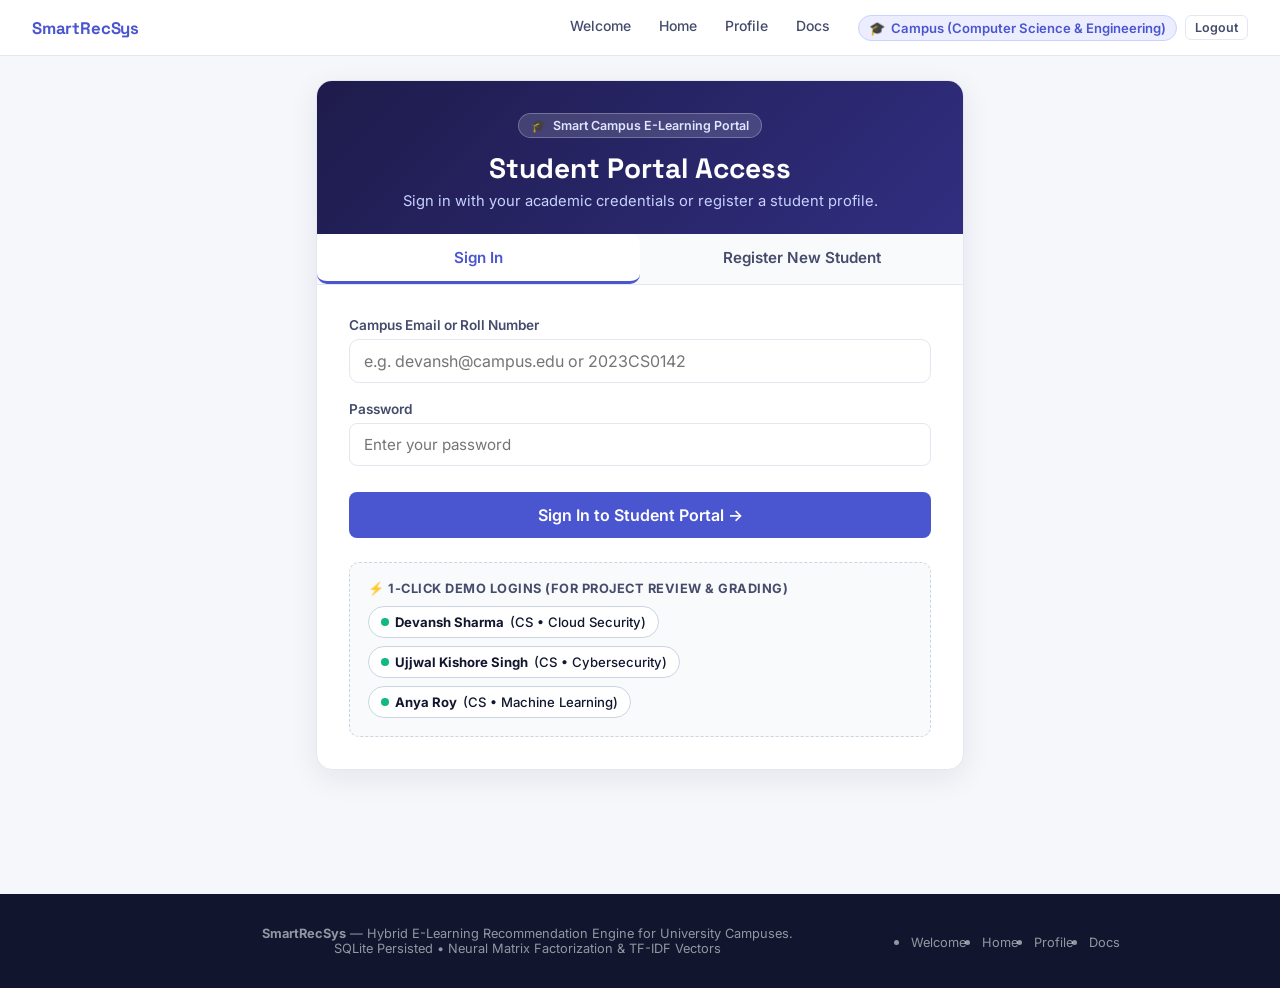
<file: login.html>
<!DOCTYPE html>
<html lang="en">
<head>
  <meta charset="UTF-8" />
  <meta name="viewport" content="width=device-width, initial-scale=1.0" />
  <title>SmartRecSys — Student Portal Login & Registration</title>
  <link rel="preconnect" href="https://fonts.googleapis.com" />
  <link rel="preconnect" href="https://fonts.gstatic.com" crossorigin />
  <link href="https://fonts.googleapis.com/css2?family=Inter:wght@400;500;600;700&family=JetBrains+Mono:wght@500&family=Space+Grotesk:wght@600;700&display=swap" rel="stylesheet" />
  <link rel="stylesheet" href="style.css" />
  <style>
    .auth-wrapper {
      max-width: 680px;
      margin: 24px auto 60px;
      padding: 0 16px;
    }
    .auth-card {
      background: var(--surface);
      border: 1px solid var(--border);
      border-radius: 16px;
      box-shadow: 0 8px 30px rgba(17, 22, 46, 0.08);
      overflow: hidden;
    }
    .auth-header {
      background: linear-gradient(135deg, #1e1b4b 0%, #312e81 100%);
      color: #fff;
      padding: 32px 32px 24px;
      text-align: center;
      position: relative;
    }
    .auth-header h1 {
      color: #fff;
      font-size: 1.75rem;
      margin-bottom: 6px;
    }
    .auth-header p {
      color: #c7d2fe;
      font-size: 0.92rem;
      margin: 0;
    }
    .auth-badge {
      display: inline-flex;
      align-items: center;
      gap: 6px;
      background: rgba(255, 255, 255, 0.15);
      border: 1px solid rgba(255, 255, 255, 0.25);
      padding: 4px 12px;
      border-radius: 20px;
      font-size: 0.78rem;
      font-weight: 600;
      color: #e0e7ff;
      margin-bottom: 12px;
    }
    .auth-tabs {
      display: flex;
      border-bottom: 1px solid var(--border);
      background: #f8fafc;
    }
    .auth-tab {
      flex: 1;
      text-align: center;
      padding: 14px 20px;
      font-size: 0.95rem;
      font-weight: 600;
      color: var(--ink-2);
      background: transparent;
      border: none;
      border-bottom: 3px solid transparent;
      cursor: pointer;
      transition: all 0.2s;
    }
    .auth-tab:hover {
      color: var(--indigo);
      background: rgba(74, 85, 208, 0.04);
    }
    .auth-tab.active {
      color: var(--indigo);
      background: #fff;
      border-bottom-color: var(--indigo);
    }
    .auth-body {
      padding: 32px;
    }
    .auth-form {
      display: flex;
      flex-direction: column;
      gap: 18px;
      max-width: 100%;
    }
    .form-row {
      display: grid;
      grid-template-columns: 1fr 1fr;
      gap: 16px;
    }
    @media (max-width: 600px) {
      .form-row { grid-template-columns: 1fr; }
      .auth-body { padding: 20px; }
    }
    .form-group {
      display: flex;
      flex-direction: column;
      gap: 6px;
    }
    .form-group label {
      font-size: 0.85rem;
      font-weight: 600;
      color: var(--ink-2);
    }
    .form-control {
      font-family: var(--font-body);
      padding: 11px 14px;
      border: 1px solid var(--border);
      border-radius: 8px;
      font-size: 0.95rem;
      background: var(--surface);
      color: var(--ink);
      width: 100%;
      transition: border-color 0.15s, box-shadow 0.15s;
    }
    .form-control:focus {
      outline: none;
      border-color: var(--indigo);
      box-shadow: 0 0 0 3px rgba(74, 85, 208, 0.18);
    }
    .btn-submit {
      width: 100%;
      padding: 13px;
      font-size: 1rem;
      font-weight: 600;
      border-radius: 8px;
      background: var(--indigo);
      color: #fff;
      border: none;
      cursor: pointer;
      display: flex;
      justify-content: center;
      align-items: center;
      gap: 8px;
      margin-top: 8px;
      transition: background 0.2s;
    }
    .btn-submit:hover {
      background: var(--indigo-hover);
    }
    .btn-submit:disabled {
      opacity: 0.6;
      cursor: not-allowed;
    }
    .auth-alert {
      padding: 12px 16px;
      border-radius: 8px;
      font-size: 0.88rem;
      margin-bottom: 18px;
      display: none;
    }
    .auth-alert.error {
      background: #fef2f2;
      border: 1px solid #fecaca;
      color: #991b1b;
      display: block;
    }
    .auth-alert.success {
      background: #f0fdf4;
      border: 1px solid #bbf7d0;
      color: #166534;
      display: block;
    }
    .quick-demo-box {
      margin-top: 24px;
      padding: 18px;
      background: #f8fafc;
      border: 1px dashed #cbd5e1;
      border-radius: 10px;
    }
    .quick-demo-title {
      font-size: 0.8rem;
      font-weight: 700;
      text-transform: uppercase;
      letter-spacing: 0.5px;
      color: var(--ink-2);
      margin-bottom: 10px;
      display: flex;
      align-items: center;
      gap: 6px;
    }
    .demo-chips {
      display: flex;
      flex-wrap: wrap;
      gap: 8px;
    }
    .demo-chip-btn {
      background: #fff;
      border: 1px solid #cbd5e1;
      padding: 7px 12px;
      border-radius: 20px;
      font-size: 0.82rem;
      font-weight: 500;
      color: var(--ink);
      cursor: pointer;
      display: inline-flex;
      align-items: center;
      gap: 6px;
      transition: all 0.15s;
    }
    .demo-chip-btn:hover {
      border-color: var(--indigo);
      background: var(--indigo-soft);
      color: var(--indigo);
      transform: translateY(-1px);
    }
    .demo-chip-btn .dot {
      width: 8px;
      height: 8px;
      border-radius: 50%;
      background: #10b981;
    }
    .section-divider {
      border-top: 1px solid var(--border);
      margin: 16px 0;
      position: relative;
      text-align: center;
    }
    .section-divider span {
      position: relative;
      top: -10px;
      background: #fff;
      padding: 0 12px;
      font-size: 0.78rem;
      color: #94a3b8;
      text-transform: uppercase;
      letter-spacing: 0.5px;
    }
    .checkbox-grid {
      display: grid;
      grid-template-columns: repeat(auto-fill, minmax(180px, 1fr));
      gap: 8px;
    }
    .checkbox-chip {
      display: flex;
      align-items: center;
      gap: 8px;
      background: #f8fafc;
      border: 1px solid var(--border);
      padding: 8px 12px;
      border-radius: 8px;
      font-size: 0.85rem;
      cursor: pointer;
    }
    .checkbox-chip:hover {
      border-color: var(--indigo);
    }
  </style>
</head>
<body class="page-login">

  <!-- Navigation -->
  <nav class="topnav">
    <a href="home.html" class="nav-logo">SmartRecSys</a>
    <ul class="nav-links">
      <li><a href="welcome.html"   class="nav-link" data-page="welcome">Welcome</a></li>
      <li><a href="home.html"      class="nav-link" data-page="home">Home</a></li>
      <li><a href="profile.html"   class="nav-link" data-page="profile">Profile</a></li>
      <li><a href="docs.html"      class="nav-link" data-page="docs">Docs</a></li>
    </ul>
  </nav>

  <div class="container auth-wrapper">
    <div class="auth-card">
      <div class="auth-header">
        <div class="auth-badge">
          <span>🎓</span> Smart Campus E-Learning Portal
        </div>
        <h1>Student Portal Access</h1>
        <p>Sign in with your academic credentials or register a student profile.</p>
      </div>

      <!-- Navigation Tabs -->
      <div class="auth-tabs">
        <button class="auth-tab active" id="tabLoginBtn" type="button">Sign In</button>
        <button class="auth-tab" id="tabRegisterBtn" type="button">Register New Student</button>
      </div>

      <div class="auth-body">
        <div id="authAlert" class="auth-alert"></div>

        <!-- ── TAB 1: SIGN IN FORM ── -->
        <div id="loginTabContent">
          <form id="loginForm" class="auth-form" onsubmit="return false;">
            <div class="form-group">
              <label for="loginIdentifier">Campus Email or Roll Number</label>
              <input type="text" id="loginIdentifier" class="form-control" placeholder="e.g. devansh@campus.edu or 2023CS0142" required autocomplete="username" />
            </div>

            <div class="form-group">
              <label for="loginPassword">Password</label>
              <input type="password" id="loginPassword" class="form-control" placeholder="Enter your password" required autocomplete="current-password" />
            </div>

            <button type="submit" id="loginSubmitBtn" class="btn-submit">
              <span>Sign In to Student Portal →</span>
            </button>
          </form>

          <!-- Quick 1-Click Evaluation Login -->
          <div class="quick-demo-box">
            <div class="quick-demo-title">
              <span>⚡ 1-Click Demo Logins (For Project Review & Grading)</span>
            </div>
            <div class="demo-chips">
              <button type="button" class="demo-chip-btn" onclick="quickFillLogin('devansh@campus.edu', 'password123')">
                <span class="dot"></span>
                <strong>Devansh Sharma</strong> (CS • Cloud Security)
              </button>
              <button type="button" class="demo-chip-btn" onclick="quickFillLogin('ujjwal@campus.edu', 'password123')">
                <span class="dot"></span>
                <strong>Ujjwal Kishore Singh</strong> (CS • Cybersecurity)
              </button>
              <button type="button" class="demo-chip-btn" onclick="quickFillLogin('anya.roy@campus.edu', 'mypassword456')">
                <span class="dot"></span>
                <strong>Anya Roy</strong> (CS • Machine Learning)
              </button>
            </div>
          </div>
        </div>

        <!-- ── TAB 2: REGISTRATION FORM ── -->
        <div id="registerTabContent" style="display: none;">
          <form id="registerForm" class="auth-form" onsubmit="return false;">
            
            <div class="section-divider">
              <span>1. Account Credentials</span>
            </div>

            <div class="form-row">
              <div class="form-group">
                <label for="regName">Full Name *</label>
                <input type="text" id="regName" class="form-control" placeholder="e.g. Rohan Verma" required />
              </div>
              <div class="form-group">
                <label for="regEmail">Campus Email *</label>
                <input type="email" id="regEmail" class="form-control" placeholder="e.g. rohan.verma@campus.edu" required />
              </div>
            </div>

            <div class="form-row">
              <div class="form-group">
                <label for="regPassword">Password *</label>
                <input type="password" id="regPassword" class="form-control" placeholder="Create password (min 4 chars)" required minlength="4" />
              </div>
              <div class="form-group">
                <label for="regRoll">Campus Roll Number</label>
                <input type="text" id="regRoll" class="form-control" placeholder="e.g. 2023CS0210 (optional)" />
              </div>
            </div>

            <div class="section-divider">
              <span>2. Academic Profile</span>
            </div>

            <div class="form-row">
              <div class="form-group">
                <label for="regDept">Department *</label>
                <select id="regDept" class="form-control">
                  <option value="Computer Science">Computer Science</option>
                  <option value="Information Technology">Information Technology</option>
                  <option value="Data Science">Data Science</option>
                  <option value="Electronics & Communication">Electronics & Communication</option>
                  <option value="Multimedia Design">Multimedia Design</option>
                </select>
              </div>
              <div class="form-group">
                <label for="regDegree">Degree Track *</label>
                <select id="regDegree" class="form-control">
                  <option value="B.Tech (4-Year)">B.Tech (4-Year)</option>
                  <option value="BS (4-Year)">BS (4-Year)</option>
                  <option value="BCA (3-Year)">BCA (3-Year)</option>
                  <option value="M.Tech (2-Year)">M.Tech (2-Year)</option>
                </select>
              </div>
            </div>

            <div class="form-row">
              <div class="form-group">
                <label for="regSemester">Current Semester *</label>
                <select id="regSemester" class="form-control">
                  <option value="1">Semester 1</option>
                  <option value="2">Semester 2</option>
                  <option value="3" selected>Semester 3</option>
                  <option value="4">Semester 4</option>
                  <option value="5">Semester 5</option>
                  <option value="6">Semester 6</option>
                  <option value="7">Semester 7</option>
                  <option value="8">Semester 8</option>
                </select>
              </div>
              <div class="form-group">
                <label for="regCgpa">Cumulative CGPA (0.00 - 10.00)</label>
                <input type="number" id="regCgpa" class="form-control" step="0.01" min="0" max="10" placeholder="e.g. 8.65" />
              </div>
            </div>

            <div class="form-group">
              <label for="regCompleted">Completed Coursework / Prerequisites</label>
              <input type="text" id="regCompleted" class="form-control" placeholder="e.g. Data Structures, Python, Discrete Mathematics" />
            </div>

            <div class="form-group">
              <label for="regCareerGoal">Declared Career Goal</label>
              <select id="regCareerGoal" class="form-control">
                <option value="Software Engineer">Software Engineer</option>
                <option value="Cloud Security Architect">Cloud Security Architect</option>
                <option value="Machine Learning Engineer">Machine Learning Engineer</option>
                <option value="Data Scientist">Data Scientist</option>
                <option value="Full Stack Developer">Full Stack Developer</option>
                <option value="DevOps / Cloud Engineer">DevOps / Cloud Engineer</option>
              </select>
            </div>

            <div class="form-group">
              <label>Domain Interests (Choose at least one)</label>
              <div class="checkbox-grid">
                <label class="checkbox-chip"><input type="checkbox" name="regDomain" value="Web Development" checked /> Web Development</label>
                <label class="checkbox-chip"><input type="checkbox" name="regDomain" value="Programming" checked /> Programming</label>
                <label class="checkbox-chip"><input type="checkbox" name="regDomain" value="Data Science" /> Data Science</label>
                <label class="checkbox-chip"><input type="checkbox" name="regDomain" value="Machine Learning" /> Machine Learning</label>
                <label class="checkbox-chip"><input type="checkbox" name="regDomain" value="Cybersecurity" /> Cybersecurity</label>
                <label class="checkbox-chip"><input type="checkbox" name="regDomain" value="Cloud Computing" /> Cloud Computing</label>
              </div>
            </div>

            <div class="form-group">
              <label for="regDifficulty">Preferred Course Difficulty</label>
              <select id="regDifficulty" class="form-control">
                <option value="Beginner">Beginner</option>
                <option value="Intermediate" selected>Intermediate</option>
                <option value="Advanced">Advanced</option>
              </select>
            </div>

            <button type="submit" id="regSubmitBtn" class="btn-submit">
              <span>Register Account & Enter Portal →</span>
            </button>
          </form>
        </div>

      </div>
    </div>
  </div>

  <footer class="site-footer">
    <div class="footer-inner">
      <div class="footer-copy">
        <p><strong>SmartRecSys</strong> — Hybrid E-Learning Recommendation Engine for University Campuses.</p>
        <p class="sub">SQLite Persisted • Neural Matrix Factorization & TF-IDF Vectors</p>
      </div>
      <ul class="footer-nav">
        <li><a href="welcome.html">Welcome</a></li>
        <li><a href="home.html">Home</a></li>
        <li><a href="profile.html">Profile</a></li>
        <li><a href="docs.html">Docs</a></li>
      </ul>
    </div>
  </footer>

  <script src="nav.js"></script>
  <script src="smart_engine.js"></script>
  <script src="auth.js"></script>
</body>
</html>
</file>
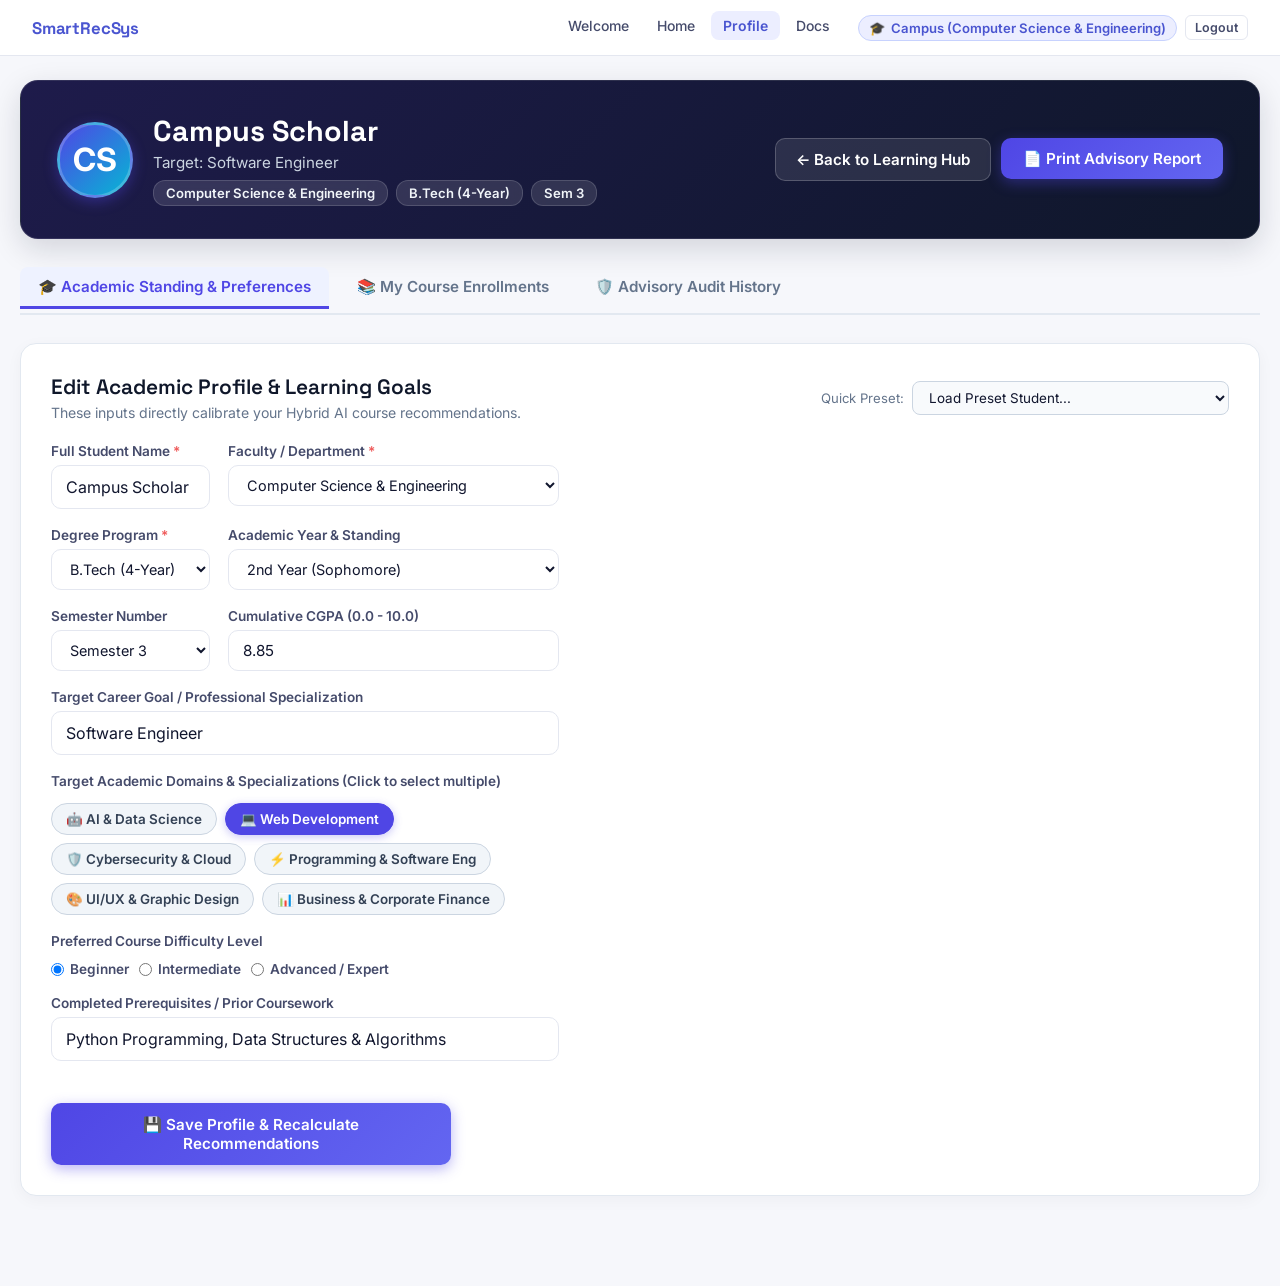
<file: profile.html>
<!DOCTYPE html>
<html lang="en">
<head>
  <meta charset="UTF-8" />
  <meta name="viewport" content="width=device-width, initial-scale=1.0" />
  <title>SmartRecSys — Student Academic Profile</title>
  <link rel="preconnect" href="https://fonts.googleapis.com" />
  <link rel="preconnect" href="https://fonts.gstatic.com" crossorigin />
  <link href="https://fonts.googleapis.com/css2?family=Inter:wght@400;500;600;700&family=JetBrains+Mono:wght@500&family=Space+Grotesk:wght@600;700&display=swap" rel="stylesheet" />
  <link rel="stylesheet" href="style.css" />
  <style>
    .profile-hero {
      background: linear-gradient(135deg, #1e1b4b 0%, #0f172a 100%);
      border-radius: 18px;
      padding: 32px 36px;
      margin-bottom: 28px;
      color: #fff;
      display: flex;
      align-items: center;
      justify-content: space-between;
      flex-wrap: wrap;
      gap: 20px;
      box-shadow: 0 10px 30px rgba(15, 23, 42, 0.15);
      border: 1px solid rgba(255, 255, 255, 0.1);
    }
    .profile-avatar-wrap {
      display: flex;
      align-items: center;
      gap: 20px;
    }
    .profile-avatar {
      width: 76px;
      height: 76px;
      border-radius: 50%;
      background: linear-gradient(135deg, #4f46e5 0%, #06b6d4 100%);
      color: #fff;
      display: flex;
      align-items: center;
      justify-content: center;
      font-size: 2rem;
      font-weight: 700;
      box-shadow: 0 4px 14px rgba(79, 70, 229, 0.4);
      border: 3px solid rgba(255,255,255,0.2);
    }
    .profile-info h1 {
      font-size: 1.8rem;
      color: #ffffff;
      margin-bottom: 4px;
    }
    .profile-info p {
      color: #cbd5e1;
      font-size: 0.95rem;
      margin: 0;
    }
    .profile-nav-tabs {
      display: flex;
      gap: 10px;
      border-bottom: 2px solid #e2e8f0;
      margin-bottom: 28px;
      padding-bottom: 4px;
    }
    .profile-tab-btn {
      background: transparent;
      border: none;
      font-size: 0.95rem;
      font-weight: 600;
      color: #64748b;
      padding: 10px 18px;
      border-radius: 8px;
      cursor: pointer;
      transition: all 0.15s ease;
      display: inline-flex;
      align-items: center;
      gap: 8px;
    }
    .profile-tab-btn:hover {
      color: #1e293b;
      background: #f1f5f9;
    }
    .profile-tab-btn.active {
      color: #4f46e5;
      background: #eef2ff;
      border-bottom: 3px solid #4f46e5;
      border-radius: 8px 8px 0 0;
    }
    .profile-card-panel {
      background: #ffffff;
      border: 1px solid #e2e8f0;
      border-radius: 16px;
      padding: 30px;
      box-shadow: 0 4px 16px rgba(15, 23, 42, 0.04);
      margin-bottom: 30px;
    }
    .tag-selectable {
      background: #f1f5f9;
      border: 1px solid #cbd5e1;
      color: #334155;
      padding: 7px 14px;
      border-radius: 20px;
      font-size: 0.84rem;
      font-weight: 600;
      cursor: pointer;
      user-select: none;
      transition: all 0.15s;
      display: inline-flex;
      align-items: center;
      gap: 6px;
    }
    .tag-selectable:hover {
      background: #e2e8f0;
    }
    .tag-selectable.selected {
      background: #4f46e5;
      color: #fff;
      border-color: #4f46e5;
      box-shadow: 0 2px 8px rgba(79, 70, 229, 0.3);
    }
  </style>
</head>
<body>

  <!-- Navigation -->
  <nav class="topnav">
    <a href="home.html" class="nav-logo">SmartRecSys</a>
    <ul class="nav-links">
      <li><a href="welcome.html"   class="nav-link" data-page="welcome">Welcome</a></li>
      <li><a href="home.html"      class="nav-link" data-page="home">Home</a></li>
      <li><a href="profile.html"   class="nav-link nav-active" data-page="profile">Profile</a></li>
      <li><a href="docs.html"      class="nav-link" data-page="docs">Docs</a></li>
    </ul>
  </nav>

  <div class="hub-container">
    
    <!-- Profile Top Banner -->
    <div class="profile-hero">
      <div class="profile-avatar-wrap">
        <div class="profile-avatar" id="avatarInitials">AS</div>
        <div class="profile-info">
          <h1 id="headerStudentName">Student Profile</h1>
          <p id="headerStudentTrack">Academic Track & Curriculum Settings</p>
          <div style="display:flex; gap:8px; margin-top:8px; flex-wrap:wrap;" id="headerBadges">
            <span class="hub-track-chip" id="badgeDept">Computer Science</span>
            <span class="hub-track-chip" id="badgeDegree">B.Tech (4-Year)</span>
            <span class="hub-track-chip" id="badgeSem">Semester 5</span>
          </div>
        </div>
      </div>
      <div style="display:flex; gap:10px; flex-wrap:wrap;">
        <a href="home.html" class="hub-btn-secondary">← Back to Learning Hub</a>
        <button type="button" id="printReportBtn" class="hub-btn-primary">📄 Print Advisory Report</button>
      </div>
    </div>

    <!-- Tab Navigation -->
    <div class="profile-nav-tabs">
      <button class="profile-tab-btn active" data-tab="tab-standing">🎓 Academic Standing & Preferences</button>
      <button class="profile-tab-btn" data-tab="tab-enrollments">📚 My Course Enrollments</button>
      <button class="profile-tab-btn" data-tab="tab-audits">🛡️ Advisory Audit History</button>
    </div>

    <!-- TAB 1: ACADEMIC STANDING & PREFERENCES -->
    <div id="tab-standing" class="profile-tab-content">
      <div class="profile-card-panel">
        <div style="display:flex; justify-content:space-between; align-items:center; margin-bottom:22px; flex-wrap:wrap; gap:12px;">
          <div>
            <h2 style="font-size:1.3rem; margin-bottom:4px; color:#0f172a;">Edit Academic Profile & Learning Goals</h2>
            <p style="font-size:0.88rem; color:#64748b; margin:0;">These inputs directly calibrate your Hybrid AI course recommendations.</p>
          </div>
          <div style="display:flex; gap:8px; align-items:center;">
            <span style="font-size:0.82rem; color:#64748b;">Quick Preset:</span>
            <select id="profilePresetSelect" style="padding:7px 12px; border:1px solid #cbd5e1; border-radius:8px; font-size:0.84rem; background:#f8fafc;">
              <option value="">Load Preset Student...</option>
              <option value="Aarav Sharma">Aarav Sharma (B.Tech CS • ML Engineer)</option>
              <option value="Priya Patel">Priya Patel (Freshman Cold-Start • Cyber)</option>
              <option value="Rohan Verma">Rohan Verma (ECE 2nd Yr • Full Stack)</option>
              <option value="Ananya Iyer">Ananya Iyer (BCA 3rd Yr • Frontend)</option>
            </select>
          </div>
        </div>

        <form id="editProfileForm" novalidate>
          <div class="form-grid">
            <div class="field">
              <label for="profName">Full Student Name <span class="req">*</span></label>
              <input type="text" id="profName" name="name" placeholder="e.g. Aarav Sharma" required />
            </div>

            <div class="field">
              <label for="profDept">Faculty / Department <span class="req">*</span></label>
              <select id="profDept" name="department" required>
                <option value="Computer Science & Engineering">Computer Science & Engineering</option>
                <option value="Information Technology">Information Technology</option>
                <option value="Electronics & Communication Engineering">Electronics & Communication Engineering</option>
                <option value="School of Business & Management (MBA)">School of Business & Management (MBA)</option>
                <option value="Corporate Finance & Investment">Corporate Finance & Investment</option>
                <option value="Design & Creative Arts">Design & Creative Arts</option>
                <option value="Natural Sciences & Biotechnology">Natural Sciences & Biotechnology</option>
              </select>
            </div>

            <div class="field">
              <label for="profDegree">Degree Program <span class="req">*</span></label>
              <select id="profDegree" name="degree">
                <option value="B.Tech (4-Year)">B.Tech (4-Year)</option>
                <option value="BCA (3-Year)">BCA (3-Year)</option>
                <option value="M.Tech (2-Year)">M.Tech (2-Year)</option>
                <option value="MBA (2-Year)">MBA (2-Year)</option>
                <option value="B.Des (4-Year)">B.Des (4-Year)</option>
                <option value="BBA (3-Year)">BBA (3-Year)</option>
              </select>
            </div>

            <div class="field">
              <label for="profYear">Academic Year & Standing</label>
              <select id="profYear" name="year">
                <option value="1st Year">1st Year (Freshman)</option>
                <option value="2nd Year" selected>2nd Year (Sophomore)</option>
                <option value="3rd Year">3rd Year (Junior)</option>
                <option value="4th Year">4th Year (Senior)</option>
              </select>
            </div>

            <div class="field">
              <label for="profSem">Semester Number</label>
              <select id="profSem" name="semester">
                <option value="1">Semester 1</option>
                <option value="2">Semester 2</option>
                <option value="3">Semester 3</option>
                <option value="4">Semester 4</option>
                <option value="5" selected>Semester 5</option>
                <option value="6">Semester 6</option>
                <option value="7">Semester 7</option>
                <option value="8">Semester 8</option>
              </select>
            </div>

            <div class="field">
              <label for="profCgpa">Cumulative CGPA (0.0 - 10.0)</label>
              <input type="number" id="profCgpa" name="cgpa" step="0.01" min="0" max="10" placeholder="e.g. 8.75" />
            </div>

            <div class="field" style="grid-column: 1 / -1;">
              <label for="profGoal">Target Career Goal / Professional Specialization</label>
              <input type="text" id="profGoal" name="career_goal" placeholder="e.g. Machine Learning Engineer, Cloud Security Architect, Full Stack Developer" />
            </div>

            <div class="field" style="grid-column: 1 / -1;">
              <label>Target Academic Domains & Specializations (Click to select multiple)</label>
              <div id="domainsContainer" style="display:flex; flex-wrap:wrap; gap:8px; margin-top:8px;">
                <span class="tag-selectable selected" data-val="Artificial Intelligence & Data Science">🤖 AI & Data Science</span>
                <span class="tag-selectable" data-val="Web Development">💻 Web Development</span>
                <span class="tag-selectable" data-val="Cybersecurity & Cloud">🛡️ Cybersecurity & Cloud</span>
                <span class="tag-selectable" data-val="Programming & Software Engineering">⚡ Programming & Software Eng</span>
                <span class="tag-selectable" data-val="Design & Creative Arts">🎨 UI/UX & Graphic Design</span>
                <span class="tag-selectable" data-val="Business & Finance">📊 Business & Corporate Finance</span>
              </div>
            </div>

            <div class="field" style="grid-column: 1 / -1;">
              <label>Preferred Course Difficulty Level</label>
              <div id="difficultyContainer" style="display:flex; gap:10px; margin-top:6px;">
                <label style="display:inline-flex; align-items:center; gap:6px; cursor:pointer;">
                  <input type="radio" name="difficulty" value="Beginner" /> Beginner
                </label>
                <label style="display:inline-flex; align-items:center; gap:6px; cursor:pointer;">
                  <input type="radio" name="difficulty" value="Intermediate" checked /> Intermediate
                </label>
                <label style="display:inline-flex; align-items:center; gap:6px; cursor:pointer;">
                  <input type="radio" name="difficulty" value="Advanced" /> Advanced / Expert
                </label>
              </div>
            </div>

            <div class="field" style="grid-column: 1 / -1;">
              <label for="profPrereq">Completed Prerequisites / Prior Coursework</label>
              <input type="text" id="profPrereq" name="completed_courses" placeholder="e.g. Python Programming, Data Structures, Discrete Mathematics" />
            </div>
          </div>

          <div style="display:flex; justify-content:flex-end; gap:12px; margin-top:28px;">
            <button type="submit" id="saveProfileBtn" class="hub-btn-primary" style="padding:12px 28px;">
              💾 Save Profile & Recalculate Recommendations
            </button>
          </div>
        </form>
      </div>
    </div>

    <!-- TAB 2: MY ENROLLMENTS -->
    <div id="tab-enrollments" class="profile-tab-content" style="display:none;">
      <div class="profile-card-panel">
        <div style="display:flex; justify-content:space-between; align-items:center; margin-bottom:20px;">
          <div>
            <h2 style="font-size:1.3rem; margin-bottom:4px; color:#0f172a;">Current Semester Course Enrollments</h2>
            <p style="font-size:0.88rem; color:#64748b; margin:0;">Courses currently selected in your academic schedule.</p>
          </div>
          <a href="home.html#recommendationsSection" class="hub-btn-primary" style="font-size:0.84rem; padding:8px 16px;">+ Add More Courses</a>
        </div>

        <div id="profileEnrolledList" style="display:flex; flex-direction:column; gap:14px;">
          <!-- Dynamically populated -->
        </div>
      </div>
    </div>

    <!-- TAB 3: ADVISORY AUDIT HISTORY -->
    <div id="tab-audits" class="profile-tab-content" style="display:none;">
      <div class="profile-card-panel">
        <h2 style="font-size:1.3rem; margin-bottom:4px; color:#0f172a;">Academic Advisory Audit Log (XAI)</h2>
        <p style="font-size:0.88rem; color:#64748b; margin-bottom:20px;">Tamper-evident SQLite audit logs capturing past recommendation snapshots.</p>

        <div id="auditLogList" style="display:flex; flex-direction:column; gap:12px;">
          <!-- Dynamically populated -->
        </div>
      </div>
    </div>

  </div>

  <!-- Toast Notification -->
  <div id="hubToast" class="hub-toast">
    <span id="toastIcon">✓</span>
    <span id="toastMsg">Profile updated successfully!</span>
  </div>

  <script src="nav.js"></script>
  <script src="smart_engine.js"></script>
  <script>
    // Profile Management Script
    document.addEventListener('DOMContentLoaded', () => {

      // 1. Tab Switching
      const tabBtns = document.querySelectorAll('.profile-tab-btn');
      const tabContents = document.querySelectorAll('.profile-tab-content');

      tabBtns.forEach(btn => {
        btn.addEventListener('click', () => {
          tabBtns.forEach(b => b.classList.remove('active'));
          tabContents.forEach(c => c.style.display = 'none');
          btn.classList.add('active');
          const targetId = btn.getAttribute('data-tab');
          document.getElementById(targetId).style.display = 'block';
          if (targetId === 'tab-enrollments') renderProfileEnrollments();
          if (targetId === 'tab-audits') loadAuditHistory();
        });
      });

      // 2. Selectable Domain Chips
      const domainChips = document.querySelectorAll('#domainsContainer .tag-selectable');
      domainChips.forEach(chip => {
        chip.addEventListener('click', () => {
          chip.classList.toggle('selected');
        });
      });

      // 3. Load Active Profile from localStorage or SQLite
      loadStudentProfileData();

      // 4. Form Submit
      const form = document.getElementById('editProfileForm');
      form.addEventListener('submit', async (e) => {
        e.preventDefault();
        await saveProfileData();
      });

      // 5. Preset Select handler
      const presetSelect = document.getElementById('profilePresetSelect');
      presetSelect.addEventListener('change', (e) => {
        const val = e.target.value;
        if (!val) return;
        applyPreset(val);
      });

      // 6. Degree Selection Change Handler (Automatically aligns Department & Domains)
      const degreeSelect = document.getElementById('profDegree');
      if (degreeSelect) {
        degreeSelect.addEventListener('change', (e) => {
          const val = e.target.value.toLowerCase();
          const deptSelect = document.getElementById('profDept');
          const goalInput = document.getElementById('profGoal');

          if (val.includes('b.des') || val.includes('design')) {
            deptSelect.value = 'Design & Creative Arts';
            document.querySelectorAll('#domainsContainer .tag-selectable').forEach(el => {
              const dv = el.getAttribute('data-val');
              if (dv.includes('Design') || dv.includes('Creative')) el.classList.add('selected');
              else el.classList.remove('selected');
            });
            if (!goalInput.value || goalInput.value === 'Software Engineer') {
              goalInput.value = 'UI/UX & Product Designer';
            }
          } else if (val.includes('mba') || val.includes('bba')) {
            deptSelect.value = 'School of Business & Management (MBA)';
            document.querySelectorAll('#domainsContainer .tag-selectable').forEach(el => {
              const dv = el.getAttribute('data-val');
              if (dv.includes('Business') || dv.includes('Finance')) el.classList.add('selected');
              else el.classList.remove('selected');
            });
            if (!goalInput.value || goalInput.value === 'Software Engineer') {
              goalInput.value = 'Financial & Business Analyst';
            }
          } else if (val.includes('b.tech') || val.includes('bca') || val.includes('m.tech')) {
            deptSelect.value = 'Computer Science & Engineering';
          }
        });
      }

      // 7. Print Report button
      document.getElementById('printReportBtn').addEventListener('click', () => {
        window.open('http://127.0.0.1:5001/api/report', '_blank');
      });
    });

    function showToast(msg, icon = '✓') {
      const toast = document.getElementById('hubToast');
      document.getElementById('toastMsg').textContent = msg;
      document.getElementById('toastIcon').textContent = icon;
      toast.classList.add('show');
      setTimeout(() => toast.classList.remove('show'), 3000);
    }

    function loadStudentProfileData() {
      const raw = localStorage.getItem('srs_session_student');
      let student = {
        name: 'Aarav Sharma',
        department: 'Computer Science & Engineering',
        degree: 'B.Tech (4-Year)',
        year: '3rd Year',
        semester: 5,
        cgpa: 8.85,
        career_goal: 'Machine Learning Engineer',
        domains: ['Artificial Intelligence & Data Science', 'Programming & Software Engineering'],
        difficulty: 'Intermediate',
        completed_courses: 'Python Programming, Data Structures & Algorithms'
      };

      if (raw) {
        try {
          const parsed = JSON.parse(raw);
          student = Object.assign(student, parsed);
        } catch (e) {}
      }

      // Populate Inputs
      document.getElementById('profName').value = student.name || '';
      document.getElementById('profDept').value = student.department || 'Computer Science & Engineering';
      document.getElementById('profDegree').value = student.degree || 'B.Tech (4-Year)';
      document.getElementById('profYear').value = student.year || '2nd Year';
      document.getElementById('profSem').value = String(student.semester || 3);
      document.getElementById('profCgpa').value = student.cgpa || '';
      document.getElementById('profGoal').value = student.career_goal || '';
      document.getElementById('profPrereq').value = student.completed_courses || '';

      // Radio Difficulty
      const diffVal = student.difficulty || 'Intermediate';
      const rad = document.querySelector(`input[name="difficulty"][value="${diffVal}"]`);
      if (rad) rad.checked = true;

      // Selectable Domains
      const studentDomains = Array.isArray(student.domains) ? student.domains : (student.domains || '').split(',').map(s => s.trim());
      document.querySelectorAll('#domainsContainer .tag-selectable').forEach(chip => {
        const val = chip.getAttribute('data-val');
        if (studentDomains.some(d => d.toLowerCase() === val.toLowerCase())) {
          chip.classList.add('selected');
        } else {
          chip.classList.remove('selected');
        }
      });

      // Update Header
      updateHeaderDisplay(student);
    }

    function updateHeaderDisplay(student) {
      document.getElementById('headerStudentName').textContent = student.name || 'Student';
      document.getElementById('headerStudentTrack').textContent = `Target: ${student.career_goal || 'Engineering Professional'}`;
      document.getElementById('badgeDept').textContent = student.department || 'Computer Science';
      document.getElementById('badgeDegree').textContent = student.degree || 'B.Tech';
      document.getElementById('badgeSem').textContent = `Sem ${student.semester || 3}`;

      const names = (student.name || 'Student').split(' ');
      const initials = names.length > 1 ? (names[0][0] + names[1][0]).toUpperCase() : names[0].substring(0, 2).toUpperCase();
      document.getElementById('avatarInitials').textContent = initials;
    }

    async function saveProfileData() {
      const degreeVal = document.getElementById('profDegree').value;
      const selectedDomains = [];
      document.querySelectorAll('#domainsContainer .tag-selectable.selected').forEach(c => {
        selectedDomains.push(c.getAttribute('data-val'));
      });

      // Degree-Aware domain fallback if student left domains unclicked
      if (selectedDomains.length === 0) {
        if (degreeVal.includes('B.Des') || degreeVal.includes('Design')) {
          selectedDomains.push("UI/UX & Graphic Design");
        } else if (degreeVal.includes('MBA') || degreeVal.includes('BBA')) {
          selectedDomains.push("Corporate Finance & Investment");
        } else {
          selectedDomains.push("Computer Science & Engineering");
        }
      }

      const diffRadio = document.querySelector('input[name="difficulty"]:checked');
      const difficulty = diffRadio ? diffRadio.value : 'Intermediate';

      const currentStudent = JSON.parse(localStorage.getItem('srs_session_student') || '{}');
      const studentId = currentStudent.id || localStorage.getItem('srs_student_id');
      const token = localStorage.getItem('srs_token') || '';

      const payload = {
        id: studentId ? parseInt(studentId) : undefined,
        name: document.getElementById('profName').value.trim() || 'Student',
        department: document.getElementById('profDept').value,
        degree: document.getElementById('profDegree').value,
        year: document.getElementById('profYear').value,
        semester: parseInt(document.getElementById('profSem').value) || 3,
        cgpa: parseFloat(document.getElementById('profCgpa').value) || null,
        career_goal: document.getElementById('profGoal').value.trim() || 'Software Engineer',
        domains: selectedDomains,
        difficulty: difficulty,
        completed_courses: document.getElementById('profPrereq').value.trim()
      };

      // 1. Save to LocalStorage
      const merged = Object.assign({}, currentStudent, payload);
      localStorage.setItem('srs_session_student', JSON.stringify(merged));
      localStorage.setItem('srs_student_name', payload.name);

      // 2. Persist to SQLite via API
      try {
        const headers = { 'Content-Type': 'application/json' };
        if (token) headers['Authorization'] = `Bearer ${token}`;

        const res = await fetch('http://127.0.0.1:5001/api/students', {
          method: 'POST',
          headers: headers,
          body: JSON.stringify(payload)
        });
        const data = await res.json();
        if (data.student && data.student.id) {
          merged.id = data.student.id;
          localStorage.setItem('srs_session_student', JSON.stringify(merged));
          localStorage.setItem('srs_student_id', data.student.id);
        }
      } catch (err) {
        console.warn('Could not sync to backend:', err);
      }

      updateHeaderDisplay(merged);
      showToast('Profile updated & synchronized! Recalculating AI courses...');
      setTimeout(() => {
        window.location.href = 'home.html';
      }, 1000);
    }

    function applyPreset(name) {
      const presets = {
        'Aarav Sharma': {
          id: 1,
          name: 'Aarav Sharma',
          department: 'Computer Science & Engineering',
          degree: 'B.Tech (4-Year)',
          year: '3rd Year',
          semester: 5,
          cgpa: 8.85,
          career_goal: 'Machine Learning Engineer',
          domains: ['Artificial Intelligence & Data Science', 'Programming & Software Engineering'],
          difficulty: 'Intermediate',
          completed_courses: 'Python Programming, Data Structures, Discrete Mathematics'
        },
        'Priya Patel': {
          id: 2,
          name: 'Priya Patel',
          department: 'Information Technology',
          degree: 'B.Tech (4-Year)',
          year: '1st Year',
          semester: 1,
          cgpa: null,
          career_goal: 'Cloud Security Architect',
          domains: ['Cybersecurity & Cloud', 'Programming & Software Engineering'],
          difficulty: 'Beginner',
          completed_courses: 'Introduction to Computing'
        },
        'Rohan Verma': {
          id: 3,
          name: 'Rohan Verma',
          department: 'Electronics & Communication Engineering',
          degree: 'B.Tech (4-Year)',
          year: '2nd Year',
          semester: 4,
          cgpa: 8.20,
          career_goal: 'Full Stack Developer',
          domains: ['Web Development', 'Programming & Software Engineering'],
          difficulty: 'Intermediate',
          completed_courses: 'C++ Programming, Digital Systems'
        },
        'Ananya Iyer': {
          id: 4,
          name: 'Ananya Iyer',
          department: 'Computer Science & Engineering',
          degree: 'BCA (3-Year)',
          year: '3rd Year',
          semester: 6,
          cgpa: 9.10,
          career_goal: 'Frontend Architect',
          domains: ['Web Development', 'Design & Creative Arts'],
          difficulty: 'Advanced',
          completed_courses: 'HTML5, CSS3, JavaScript Foundations, UI Design'
        }
      };

      const p = presets[name];
      if (!p) return;
      localStorage.setItem('srs_session_student', JSON.stringify(p));
      localStorage.setItem('srs_student_id', p.id);
      loadStudentProfileData();
      renderProfileEnrollments();
      showToast(`Loaded ${p.name} profile preset!`);
    }

    function renderProfileEnrollments() {
      const list = document.getElementById('profileEnrolledList');
      const student = JSON.parse(localStorage.getItem('srs_session_student') || '{}');
      const studentId = student.id || localStorage.getItem('srs_student_id');
      const enrolledKey = studentId ? `srs_enrolled_courses_${studentId}` : 'srs_enrolled_courses_guest';
      const enrolled = JSON.parse(localStorage.getItem(enrolledKey) || '[]');

      if (enrolled.length === 0) {
        list.innerHTML = `
          <div class="enrolled-empty-card" style="padding:28px 20px; text-align:center; background:#f8fafc; border:2px dashed #cbd5e1; border-radius:12px;">
            <div class="enrolled-empty-icon" style="font-size:2rem; margin-bottom:8px;">📚</div>
            <div class="enrolled-empty-title" style="font-weight:700; color:#0f172a; margin-bottom:4px;">No Courses Enrolled Yet</div>
            <p class="enrolled-empty-desc" style="font-size:0.88rem; color:#64748b; margin-bottom:12px;">You haven't added any elective courses to your schedule yet. Explore your AI recommended curriculum on the Home dashboard!</p>
            <a href="home.html#recommendationsSection" class="hub-btn-primary" style="font-size:0.84rem; padding:8px 16px; text-decoration:none;">Browse Recommended Courses →</a>
          </div>
        `;
        return;
      }

      list.innerHTML = enrolled.map((c, idx) => `
        <div style="background:#f8fafc; border:1px solid #e2e8f0; border-radius:12px; padding:16px 20px; display:flex; align-items:center; justify-content:space-between; flex-wrap:wrap; gap:12px;">
          <div>
            <div style="display:flex; align-items:center; gap:8px; margin-bottom:4px;">
              <span class="enrolled-badge">Active Enrollment</span>
              <span style="font-size:0.75rem; color:#64748b;">${c.domain || 'Curricular Elective'}</span>
            </div>
            <h4 style="font-size:1.05rem; margin:0 0 4px 0; color:#0f172a;">${c.title}</h4>
            <span style="font-size:0.8rem; color:#64748b;">Duration: ${c.duration || '6 Weeks'} • Status: In Progress</span>
          </div>
          <div style="display:flex; gap:8px;">
            <a href="home.html" class="enrolled-resume-btn" style="text-decoration:none; padding:8px 14px; font-size:0.84rem;">Go to Course</a>
            <button type="button" class="enrolled-drop-btn" onclick="dropCourseFromProfile(${idx})" style="padding:8px 14px; font-size:0.84rem;">Drop Course</button>
          </div>
        </div>
      `).join('');
    }

    window.dropCourseFromProfile = async function(idx) {
      const student = JSON.parse(localStorage.getItem('srs_session_student') || '{}');
      const studentId = student.id || localStorage.getItem('srs_student_id');
      const enrolledKey = studentId ? `srs_enrolled_courses_${studentId}` : 'srs_enrolled_courses_guest';
      const enrolled = JSON.parse(localStorage.getItem(enrolledKey) || '[]');
      if (idx < 0 || idx >= enrolled.length) return;

      const dropped = enrolled.splice(idx, 1)[0];
      localStorage.setItem(enrolledKey, JSON.stringify(enrolled));
      renderProfileEnrollments();
      showToast(`Dropped "${dropped?.title || 'course'}" from schedule`);

      const token = localStorage.getItem('srs_token') || '';
      if (studentId && dropped) {
        try {
          const headers = { 'Content-Type': 'application/json' };
          if (token) headers['Authorization'] = `Bearer ${token}`;
          await fetch(`http://127.0.0.1:5001/api/students/${studentId}/enroll`, {
            method: 'POST',
            headers: headers,
            body: JSON.stringify({ course_title: dropped.title, action: 'drop' })
          });
        } catch (e) {
          console.warn('Backend drop sync warning:', e);
        }
      }
    };

    async function loadAuditHistory() {
      const container = document.getElementById('auditLogList');
      container.innerHTML = '<p style="color:#64748b;">Loading verified audit logs from SQLite database...</p>';

      const student = JSON.parse(localStorage.getItem('srs_session_student') || '{}');
      const studentId = student.id || localStorage.getItem('srs_student_id') || 1;
      const token = localStorage.getItem('srs_token') || '';

      let audits = [];
      try {
        const headers = {};
        if (token) headers['Authorization'] = `Bearer ${token}`;
        const controller = new AbortController();
        const timeoutId = setTimeout(() => controller.abort(), 2000);
        const res = await fetch(`http://127.0.0.1:5001/api/students/${studentId}`, { headers, signal: controller.signal });
        clearTimeout(timeoutId);
        if (res.ok) {
          const data = await res.json();
          audits = data.student?.audit_history || [];
        }
      } catch (err) {
        console.warn('Backend unavailable, retrieving local audit records:', err);
      }

      if ((!audits || audits.length === 0) && window.SmartEngine) {
        audits = window.SmartEngine.getAudits(studentId);
      }

      if (!audits || audits.length === 0) {
        container.innerHTML = `
          <div class="enrolled-empty-card" style="padding:28px 20px; text-align:center; background:#f8fafc; border:2px dashed #cbd5e1; border-radius:12px;">
            <div class="enrolled-empty-icon" style="font-size:2rem; margin-bottom:8px;">🛡️</div>
            <div class="enrolled-empty-title" style="font-weight:700; color:#0f172a; margin-bottom:4px;">No Audit Logs Recorded Yet</div>
            <p class="enrolled-empty-desc" style="font-size:0.88rem; color:#64748b;">Audit logs are automatically logged whenever you run recommendations on the Home or Dashboard.</p>
          </div>
        `;
        return;
      }

      container.innerHTML = audits.map(a => `
        <div style="background:#f8fafc; border:1px solid #e2e8f0; border-radius:12px; padding:16px 20px; margin-bottom:12px;">
          <div style="display:flex; justify-content:space-between; align-items:center; margin-bottom:8px;">
            <strong style="color:#0f172a; font-size:0.95rem;">Audit #${a.audit_id} • ${a.model || a.active_model || 'SmartRecSys Deep Hybrid'}</strong>
            <span style="font-size:0.75rem; color:#64748b;">${a.date || a.timestamp}</span>
          </div>
          <p style="font-size:0.82rem; color:#475569; margin-bottom:10px;">
            Target Domains: <strong>${a.query_domains}</strong> • Difficulty: <strong>${a.query_difficulty}</strong>
          </p>
          <div style="display:flex; gap:6px; flex-wrap:wrap;">
            ${(a.top_courses || a.courses || []).map(c => `
              <span style="background:#ffffff; border:1px solid #cbd5e1; border-radius:6px; padding:4px 8px; font-size:0.75rem; color:#1e293b; font-weight:500;">
                ${c.title} (${Math.round((c.score || 0.85) * 100)}% Match)
              </span>
            `).join('')}
          </div>
        </div>
      `).join('');
    }

  </script>
</body>
</html>
</file>
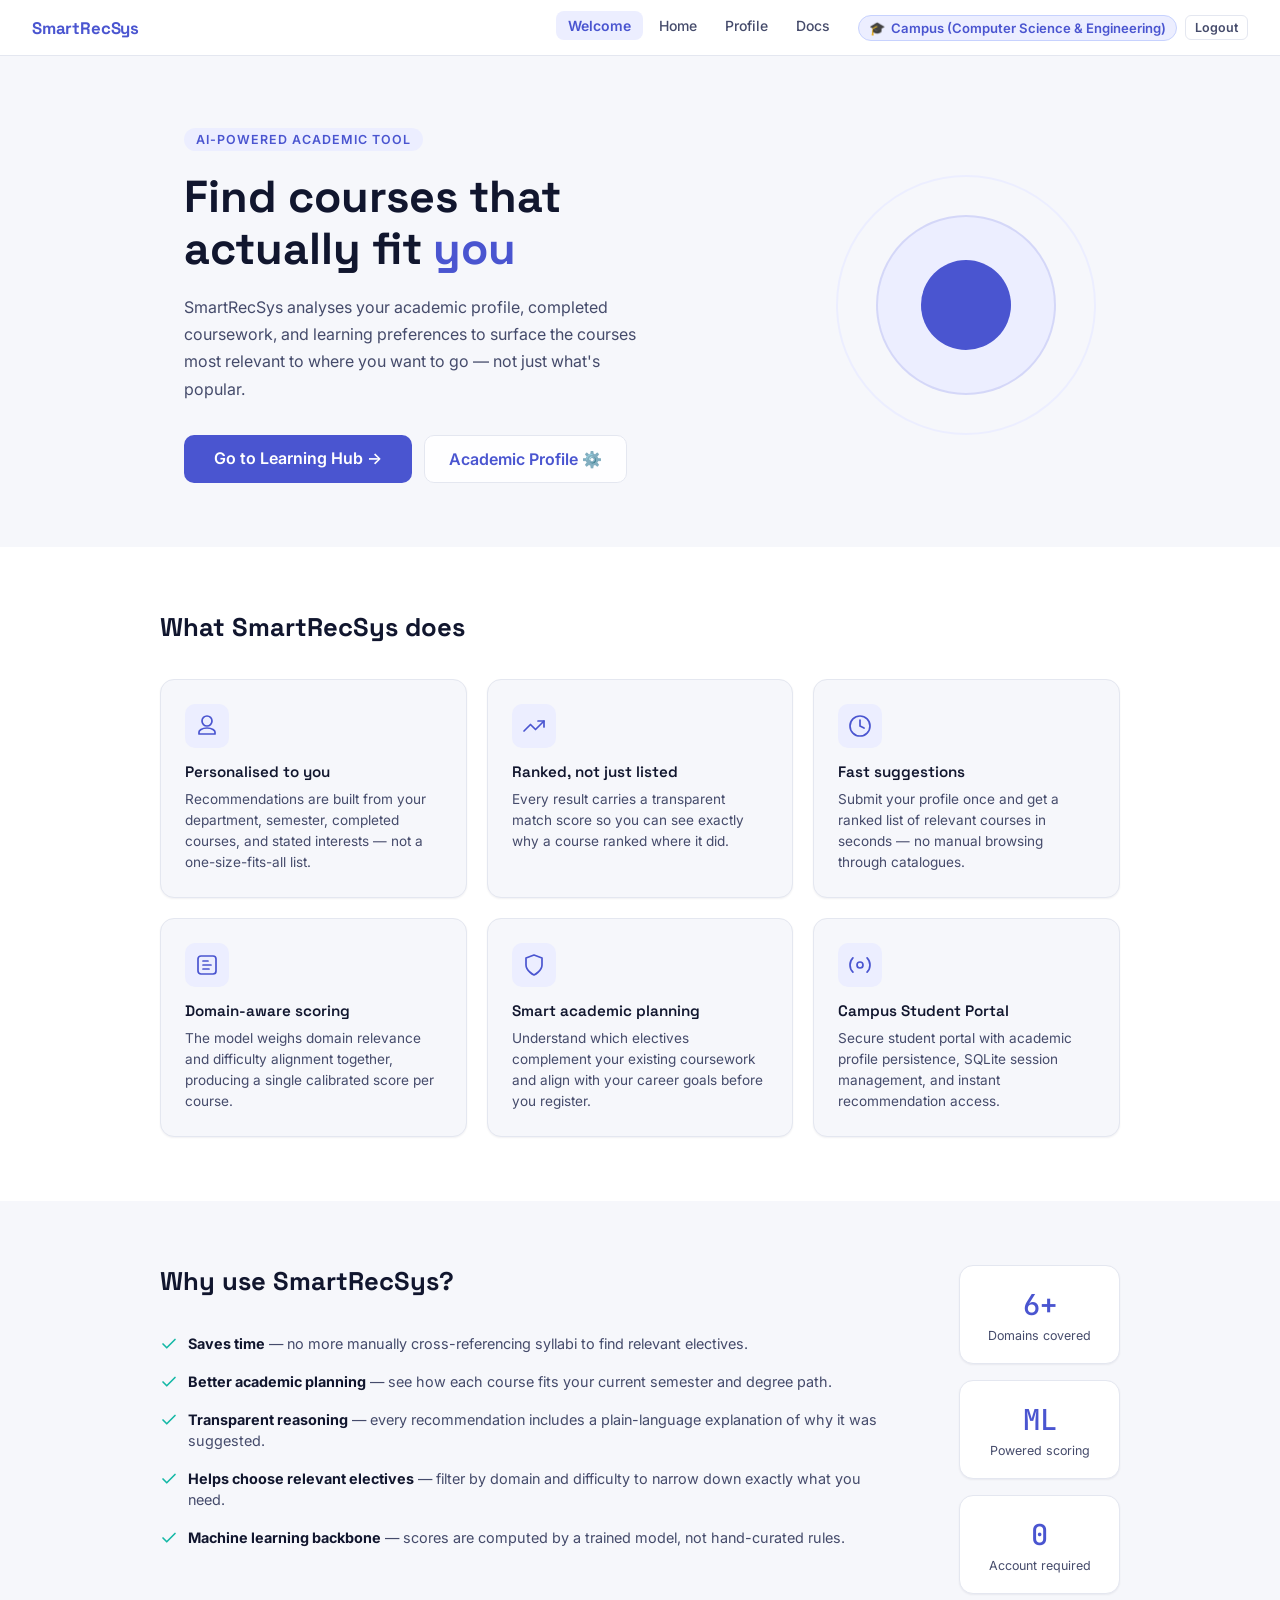
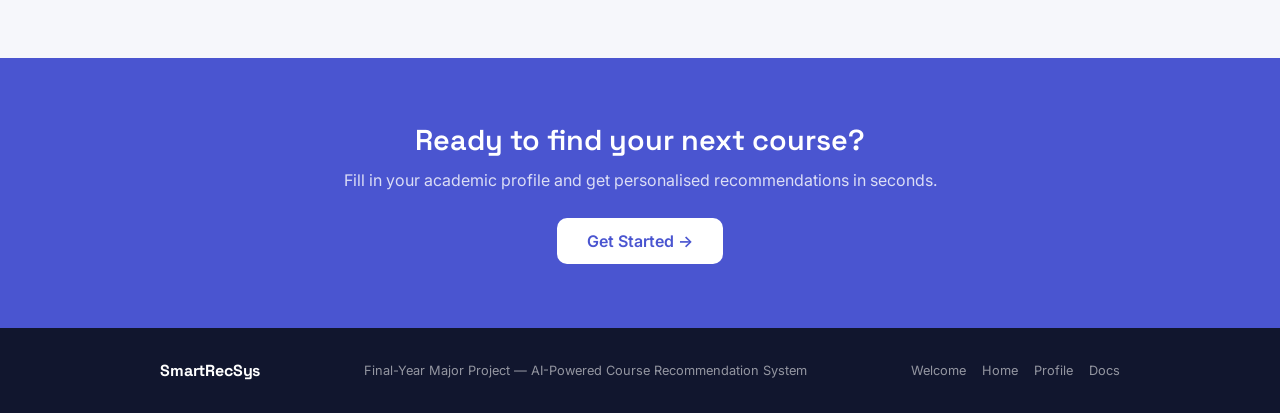
<file: welcome.html>
<!DOCTYPE html>
<html lang="en">
<head>
  <meta charset="UTF-8" />
  <meta name="viewport" content="width=device-width, initial-scale=1.0" />
  <title>SmartRecSys — Welcome</title>
  <link rel="preconnect" href="https://fonts.googleapis.com" />
  <link rel="preconnect" href="https://fonts.gstatic.com" crossorigin />
  <link href="https://fonts.googleapis.com/css2?family=Inter:wght@400;500;600&family=JetBrains+Mono:wght@500&family=Space+Grotesk:wght@600;700&display=swap" rel="stylesheet" />
  <link rel="stylesheet" href="style.css" />
</head>
<body class="page-welcome">

  <nav class="topnav">
    <a href="home.html" class="nav-logo">SmartRecSys</a>
    <ul class="nav-links">
      <li><a href="welcome.html"   class="nav-link" data-page="welcome">Welcome</a></li>
      <li><a href="home.html"      class="nav-link" data-page="home">Home</a></li>
      <li><a href="profile.html"   class="nav-link" data-page="profile">Profile</a></li>
      <li><a href="docs.html"      class="nav-link" data-page="docs">Docs</a></li>
    </ul>
  </nav>

  <!-- ── Hero ── -->
  <section class="hero">
    <div class="hero-inner">
      <span class="hero-eyebrow">AI-Powered Academic Tool</span>
      <h1 class="hero-title">Find courses that<br/>actually fit <em>you</em></h1>
      <p class="hero-sub">
        SmartRecSys analyses your academic profile, completed coursework, and learning
        preferences to surface the courses most relevant to where you want to go — not
        just what's popular.
      </p>
      <div style="display: flex; gap: 12px; flex-wrap: wrap;">
        <a href="home.html" id="heroStartBtn" class="btn-hero">Go to Learning Hub →</a>
        <a href="profile.html" style="background: rgba(255,255,255,0.85); color: var(--indigo); padding: 13px 24px; border-radius: 10px; font-weight: 600; text-decoration: none; border: 1px solid var(--border); display: inline-flex; align-items: center;">Academic Profile ⚙️</a>
      </div>
    </div>
    <div class="hero-visual" aria-hidden="true">
      <!-- Decorative ring cluster -->
      <div class="deco-ring r1"></div>
      <div class="deco-ring r2"></div>
      <div class="deco-ring r3"></div>
    </div>
  </section>

  <!-- ── Feature cards ── -->
  <section class="section-features">
    <div class="section-inner">
      <h2 class="section-title">What SmartRecSys does</h2>
      <div class="feat-grid">

        <div class="feat-card">
          <div class="feat-icon">
            <svg width="24" height="24" viewBox="0 0 24 24" fill="none" aria-hidden="true">
              <path d="M12 2a5 5 0 1 1 0 10A5 5 0 0 1 12 2zm0 12c-5.33 0-8 2.67-8 4v2h16v-2c0-1.33-2.67-4-8-4z" stroke="var(--indigo)" stroke-width="1.7" stroke-linejoin="round"/>
            </svg>
          </div>
          <h3>Personalised to you</h3>
          <p>Recommendations are built from your department, semester, completed courses, and stated interests — not a one-size-fits-all list.</p>
        </div>

        <div class="feat-card">
          <div class="feat-icon">
            <svg width="24" height="24" viewBox="0 0 24 24" fill="none" aria-hidden="true">
              <polyline points="22 7 13.5 15.5 8.5 10.5 2 17" stroke="var(--indigo)" stroke-width="1.7" stroke-linecap="round" stroke-linejoin="round"/>
              <polyline points="16 7 22 7 22 13"               stroke="var(--indigo)" stroke-width="1.7" stroke-linecap="round" stroke-linejoin="round"/>
            </svg>
          </div>
          <h3>Ranked, not just listed</h3>
          <p>Every result carries a transparent match score so you can see exactly why a course ranked where it did.</p>
        </div>

        <div class="feat-card">
          <div class="feat-icon">
            <svg width="24" height="24" viewBox="0 0 24 24" fill="none" aria-hidden="true">
              <circle cx="12" cy="12" r="10" stroke="var(--indigo)" stroke-width="1.7"/>
              <path d="M12 6v6l4 2" stroke="var(--indigo)" stroke-width="1.7" stroke-linecap="round"/>
            </svg>
          </div>
          <h3>Fast suggestions</h3>
          <p>Submit your profile once and get a ranked list of relevant courses in seconds — no manual browsing through catalogues.</p>
        </div>

        <div class="feat-card">
          <div class="feat-icon">
            <svg width="24" height="24" viewBox="0 0 24 24" fill="none" aria-hidden="true">
              <rect x="3" y="3" width="18" height="18" rx="3" stroke="var(--indigo)" stroke-width="1.7"/>
              <path d="M8 12h8M8 8h5M8 16h6" stroke="var(--indigo)" stroke-width="1.7" stroke-linecap="round"/>
            </svg>
          </div>
          <h3>Domain-aware scoring</h3>
          <p>The model weighs domain relevance and difficulty alignment together, producing a single calibrated score per course.</p>
        </div>

        <div class="feat-card">
          <div class="feat-icon">
            <svg width="24" height="24" viewBox="0 0 24 24" fill="none" aria-hidden="true">
              <path d="M12 22s8-4 8-10V5l-8-3-8 3v7c0 6 8 10 8 10z" stroke="var(--indigo)" stroke-width="1.7" stroke-linejoin="round"/>
            </svg>
          </div>
          <h3>Smart academic planning</h3>
          <p>Understand which electives complement your existing coursework and align with your career goals before you register.</p>
        </div>

        <div class="feat-card">
          <div class="feat-icon">
            <svg width="24" height="24" viewBox="0 0 24 24" fill="none" aria-hidden="true">
              <circle cx="12" cy="12" r="3" stroke="var(--indigo)" stroke-width="1.7"/>
              <path d="M19.07 4.93a10 10 0 0 1 0 14.14M4.93 4.93a10 10 0 0 0 0 14.14" stroke="var(--indigo)" stroke-width="1.7" stroke-linecap="round"/>
            </svg>
          </div>
          <h3>Campus Student Portal</h3>
          <p>Secure student portal with academic profile persistence, SQLite session management, and instant recommendation access.</p>
        </div>

      </div>
    </div>
  </section>

  <!-- ── Why this platform ── -->
  <section class="section-why">
    <div class="section-inner why-inner">
      <div class="why-text">
        <h2 class="section-title">Why use SmartRecSys?</h2>
        <ul class="why-list">
          <li>
            <svg width="18" height="18" viewBox="0 0 24 24" fill="none" aria-hidden="true"><path d="M20 6L9 17l-5-5" stroke="var(--teal)" stroke-width="2.2" stroke-linecap="round" stroke-linejoin="round"/></svg>
            <span><strong>Saves time</strong> — no more manually cross-referencing syllabi to find relevant electives.</span>
          </li>
          <li>
            <svg width="18" height="18" viewBox="0 0 24 24" fill="none" aria-hidden="true"><path d="M20 6L9 17l-5-5" stroke="var(--teal)" stroke-width="2.2" stroke-linecap="round" stroke-linejoin="round"/></svg>
            <span><strong>Better academic planning</strong> — see how each course fits your current semester and degree path.</span>
          </li>
          <li>
            <svg width="18" height="18" viewBox="0 0 24 24" fill="none" aria-hidden="true"><path d="M20 6L9 17l-5-5" stroke="var(--teal)" stroke-width="2.2" stroke-linecap="round" stroke-linejoin="round"/></svg>
            <span><strong>Transparent reasoning</strong> — every recommendation includes a plain-language explanation of why it was suggested.</span>
          </li>
          <li>
            <svg width="18" height="18" viewBox="0 0 24 24" fill="none" aria-hidden="true"><path d="M20 6L9 17l-5-5" stroke="var(--teal)" stroke-width="2.2" stroke-linecap="round" stroke-linejoin="round"/></svg>
            <span><strong>Helps choose relevant electives</strong> — filter by domain and difficulty to narrow down exactly what you need.</span>
          </li>
          <li>
            <svg width="18" height="18" viewBox="0 0 24 24" fill="none" aria-hidden="true"><path d="M20 6L9 17l-5-5" stroke="var(--teal)" stroke-width="2.2" stroke-linecap="round" stroke-linejoin="round"/></svg>
            <span><strong>Machine learning backbone</strong> — scores are computed by a trained model, not hand-curated rules.</span>
          </li>
        </ul>
      </div>
      <div class="why-stats">
        <div class="stat-card">
          <span class="stat-num">6+</span>
          <span class="stat-label">Domains covered</span>
        </div>
        <div class="stat-card">
          <span class="stat-num">ML</span>
          <span class="stat-label">Powered scoring</span>
        </div>
        <div class="stat-card">
          <span class="stat-num">0</span>
          <span class="stat-label">Account required</span>
        </div>
      </div>
    </div>
  </section>

  <!-- ── CTA ── -->
  <section class="section-cta">
    <div class="section-inner cta-inner">
      <h2>Ready to find your next course?</h2>
      <p>Fill in your academic profile and get personalised recommendations in seconds.</p>
      <a href="home.html" class="btn-hero">Get Started →</a>
    </div>
  </section>

  <footer class="site-footer">
    <div class="footer-inner">
      <span class="footer-logo">SmartRecSys</span>
      <span class="footer-copy">Final-Year Major Project &mdash; AI-Powered Course Recommendation System</span>
      <nav class="footer-nav" aria-label="Footer navigation">
        <a href="welcome.html">Welcome</a>
        <a href="home.html">Home</a>
        <a href="profile.html">Profile</a>
        <a href="docs.html">Docs</a>
      </nav>
    </div>
  </footer>

  <script src="nav.js"></script>
</body>
</html>
</file>
<file: style.css>
/* ── Design tokens ─────────────────────────────────────────────────────────── */
:root {
  --bg:           #F6F7FB;
  --surface:      #FFFFFF;
  --ink:          #11162E;
  --ink-2:        #454B6B;
  --indigo:       #4A55D0;
  --indigo-hover: #363F9E;
  --indigo-soft:  #ECEEFF;
  --border:       #E4E7F0;
  --shadow-card:  0 1px 2px rgba(17,22,46,0.06);
  --shadow-hover: 0 6px 20px rgba(17,22,46,0.12);

  /* difficulty */
  --teal:         #14B8A6;
  --teal-soft:    #E3FAF7;
  --amber:        #F5A623;
  --amber-soft:   #FFF4E0;
  --coral:        #EF5B5B;
  --coral-soft:   #FDE9E9;

  /* typography */
  --font-head: 'Space Grotesk', sans-serif;
  --font-body: 'Inter', sans-serif;
  --font-mono: 'JetBrains Mono', monospace;
}

/* ── Reset ─────────────────────────────────────────────────────────────────── */
*, *::before, *::after { box-sizing: border-box; margin: 0; padding: 0; }

body {
  font-family: var(--font-body);
  background: var(--bg);
  color: var(--ink);
  /* Sticky-footer layout: column flex so footer is pushed to bottom */
  min-height: 100vh;
  display: flex;
  flex-direction: column;
  align-items: stretch;
  padding: 0;
  padding-top: 56px; /* nav height */
}

/* Main content wrapper — grows to fill space above footer */
.container {
  width: 100%;
  max-width: 920px;
  margin: 0 auto;
  padding: 48px 16px;
  flex: 1; /* pushes footer to bottom */
}

/* ── Typography ────────────────────────────────────────────────────────────── */
h1, h2 { font-family: var(--font-head); }
h1 { font-size: 2rem; font-weight: 700; margin-bottom: 8px; color: var(--ink); }
h2 { font-size: 1.15rem; font-weight: 600; color: var(--ink); }
.subtitle { font-size: 0.95rem; color: var(--ink-2); margin-bottom: 36px; }

/* ── Login form ────────────────────────────────────────────────────────────── */
form {
  display: flex;
  flex-direction: column;
  gap: 14px;
  max-width: 400px;
}

form label {
  font-size: 0.875rem;
  font-weight: 600;
  color: var(--ink-2);
}

input[type="text"] {
  font-family: var(--font-body);
  padding: 11px 14px;
  border: 1px solid var(--border);
  border-radius: 10px;
  font-size: 1rem;
  background: var(--surface);
  color: var(--ink);
  width: 100%;
  transition: border-color 0.15s, box-shadow 0.15s;
}
input[type="text"]:focus {
  outline: none;
  border-color: var(--indigo);
  box-shadow: 0 0 0 3px rgba(74,85,208,0.18);
}

/* ── Buttons ───────────────────────────────────────────────────────────────── */
button {
  font-family: var(--font-body);
  padding: 11px 26px;
  background: var(--indigo);
  color: #fff;
  border: none;
  border-radius: 10px;
  font-size: 0.95rem;
  font-weight: 600;
  cursor: pointer;
  align-self: flex-start;
  transition: background 0.18s, transform 0.1s, box-shadow 0.18s;
}
button:hover  { background: var(--indigo-hover); }
button:active { transform: scale(0.98); }
button:focus-visible {
  outline: none;
  box-shadow: 0 0 0 3px rgba(74,85,208,0.35);
}

/* ── Dashboard header ──────────────────────────────────────────────────────── */
.header-row {
  display: flex;
  align-items: center;
  justify-content: space-between;
  margin-bottom: 28px;
}
.logout {
  font-size: 0.875rem;
  font-weight: 500;
  color: var(--indigo);
  text-decoration: none;
  padding: 6px 14px;
  border: 1px solid var(--border);
  border-radius: 8px;
  transition: background 0.15s;
}
.logout:hover { background: var(--indigo-soft); }
.logout:focus-visible {
  outline: none;
  box-shadow: 0 0 0 3px rgba(74,85,208,0.25);
}

/* ── Preferences panel ─────────────────────────────────────────────────────── */
.preferences {
  background: var(--surface);
  border: 1px solid var(--border);
  border-radius: 14px;
  padding: 26px;
  margin-bottom: 32px;
  box-shadow: var(--shadow-card);
}
.preferences h2 { margin-bottom: 22px; }

.pref-group {
  margin-bottom: 22px;
  display: flex;
  flex-direction: column;
  gap: 10px;
}
.pref-group > label {
  font-size: 0.8rem;
  font-weight: 600;
  text-transform: uppercase;
  letter-spacing: 0.06em;
  color: var(--ink-2);
}

/* ── Chip toggles ──────────────────────────────────────────────────────────── */
.checkboxes { display: flex; flex-wrap: wrap; gap: 8px; }

.chip { cursor: pointer; }
.chip input[type="checkbox"] {
  position: absolute;
  opacity: 0;
  width: 0;
  height: 0;
  pointer-events: none;
}
.chip span {
  display: inline-block;
  padding: 6px 14px;
  border-radius: 999px;
  font-size: 0.85rem;
  font-weight: 500;
  border: 1.5px solid var(--border);
  color: var(--ink-2);
  background: var(--surface);
  transition: background 0.15s, border-color 0.15s, color 0.15s;
  user-select: none;
}
.chip:hover span {
  border-color: var(--indigo);
  color: var(--indigo);
  background: var(--indigo-soft);
}
.chip input:checked + span {
  background: var(--indigo);
  border-color: var(--indigo);
  color: #fff;
}
.chip input:focus-visible + span {
  box-shadow: 0 0 0 3px rgba(74,85,208,0.3);
}

/* ── Select dropdowns ──────────────────────────────────────────────────────── */
select {
  font-family: var(--font-body);
  padding: 10px 14px;
  border: 1px solid var(--border);
  border-radius: 10px;
  font-size: 0.9rem;
  background: var(--surface);
  color: var(--ink);
  cursor: pointer;
  transition: border-color 0.15s, box-shadow 0.15s;
}
select:focus {
  outline: none;
  border-color: var(--indigo);
  box-shadow: 0 0 0 3px rgba(74,85,208,0.18);
}

#recommendBtn { margin-top: 6px; }

.error {
  font-size: 0.85rem;
  color: var(--coral);
  margin-top: 8px;
}

/* ── Results section ───────────────────────────────────────────────────────── */
#resultsSection h2 { margin-bottom: 16px; }

.filter-row {
  display: flex;
  gap: 12px;
  margin-bottom: 22px;
  flex-wrap: wrap;
}
.filter-row select { max-width: 200px; }

#results {
  display: grid;
  grid-template-columns: repeat(auto-fill, minmax(268px, 1fr));
  gap: 18px;
}

/* ── Course card ───────────────────────────────────────────────────────────── */
.card {
  background: var(--surface);
  border: 1px solid var(--border);
  border-radius: 14px;
  padding: 22px;
  box-shadow: var(--shadow-card);
  display: flex;
  flex-direction: column;
  gap: 14px;
  transition: transform 0.18s, box-shadow 0.18s;
  animation: cardIn 0.35s ease both;
}
.card:hover {
  transform: translateY(-3px);
  box-shadow: var(--shadow-hover);
}

@keyframes cardIn {
  from { opacity: 0; transform: translateY(12px); }
  to   { opacity: 1; transform: translateY(0); }
}

.card-title {
  font-family: var(--font-head);
  font-size: 1rem;
  font-weight: 600;
  color: var(--ink);
  line-height: 1.35;
}

/* ── Tags ──────────────────────────────────────────────────────────────────── */
.tags { display: flex; gap: 7px; flex-wrap: wrap; }

.tag {
  font-size: 0.72rem;
  font-weight: 600;
  padding: 3px 10px;
  border-radius: 999px;
  background: var(--indigo-soft);
  color: var(--indigo);
}
.tag.Beginner     { background: var(--teal-soft);  color: var(--teal);  }
.tag.Intermediate { background: var(--amber-soft); color: var(--amber); }
.tag.Advanced     { background: var(--coral-soft); color: var(--coral); }

/* ── Match ring ────────────────────────────────────────────────────────────── */
.match-ring {
  --pct: 0;
  width: 54px;
  height: 54px;
  border-radius: 50%;
  background: conic-gradient(var(--indigo) calc(var(--pct) * 1%), var(--border) 0);
  display: flex;
  align-items: center;
  justify-content: center;
  flex-shrink: 0;
  animation: ringFill 0.7s ease forwards;
}
.match-ring-inner {
  width: 42px;
  height: 42px;
  border-radius: 50%;
  background: var(--surface);
  display: flex;
  align-items: center;
  justify-content: center;
  font-family: var(--font-mono);
  font-size: 13px;
  font-weight: 500;
  color: var(--ink);
}

@keyframes ringFill {
  from { --pct: 0; }
}

/* card footer: ring left, label right */
.card-footer {
  display: flex;
  align-items: center;
  gap: 12px;
  margin-top: auto;
}
.match-label {
  font-size: 0.78rem;
  color: var(--ink-2);
  line-height: 1.4;
}
.match-label strong {
  display: block;
  font-family: var(--font-mono);
  font-size: 0.85rem;
  color: var(--ink);
}

/* ── Spinner ───────────────────────────────────────────────────────────────── */
.spinner {
  width: 36px;
  height: 36px;
  border: 3px solid var(--border);
  border-top-color: var(--indigo);
  border-radius: 50%;
  animation: spin 0.7s linear infinite;
  margin: 28px auto;
}
@keyframes spin { to { transform: rotate(360deg); } }

/* ── Empty state ───────────────────────────────────────────────────────────── */
.empty {
  font-size: 0.95rem;
  color: var(--ink-2);
  text-align: center;
  padding: 40px 0;
}

/* ── Utility ───────────────────────────────────────────────────────────────── */
.hidden { display: none !important; }

/* ── Responsive ────────────────────────────────────────────────────────────── */
@media (max-width: 600px) {
  h1 { font-size: 1.6rem; }
  .filter-row select { max-width: 100%; flex: 1; }
  .preferences { padding: 18px; }
}

/* ── Reduced motion ────────────────────────────────────────────────────────── */
@media (prefers-reduced-motion: reduce) {
  *, *::before, *::after {
    animation: none !important;
    transition: none !important;
  }
}

/* ── Top navigation ────────────────────────────────────────────────────────── */
.topnav {
  position: fixed;
  top: 0;
  left: 0;
  right: 0;
  height: 56px;
  background: var(--surface);
  border-bottom: 1px solid var(--border);
  display: flex;
  align-items: center;
  justify-content: space-between;
  padding: 0 32px;
  z-index: 100;
}

.nav-logo {
  font-family: var(--font-head);
  font-size: 1.05rem;
  font-weight: 700;
  color: var(--indigo);
  text-decoration: none;
  letter-spacing: -0.01em;
}
.nav-logo:focus-visible {
  outline: none;
  box-shadow: 0 0 0 3px rgba(74,85,208,0.3);
  border-radius: 4px;
}

.nav-links {
  list-style: none;
  display: flex;
  gap: 4px;
}

.nav-link {
  font-size: 0.875rem;
  font-weight: 500;
  color: var(--ink-2);
  text-decoration: none;
  padding: 6px 12px;
  border-radius: 8px;
  transition: background 0.15s, color 0.15s;
}
.nav-link:hover {
  background: var(--indigo-soft);
  color: var(--indigo);
}
.nav-link:focus-visible {
  outline: none;
  box-shadow: 0 0 0 3px rgba(74,85,208,0.3);
}

/* ── Feature strip ─────────────────────────────────────────────────────────── */
.feature-strip {
  display: grid;
  grid-template-columns: repeat(3, 1fr);
  gap: 16px;
  margin-bottom: 28px;
}

.feature-item {
  background: var(--surface);
  border: 1px solid var(--border);
  border-radius: 14px;
  padding: 20px;
  display: flex;
  gap: 14px;
  align-items: flex-start;
  box-shadow: var(--shadow-card);
}

.feature-item svg { flex-shrink: 0; margin-top: 2px; }

.feature-item strong {
  font-family: var(--font-head);
  font-size: 0.9rem;
  font-weight: 600;
  color: var(--ink);
  display: block;
  margin-bottom: 4px;
}

.feature-item p {
  font-size: 0.82rem;
  color: var(--ink-2);
  line-height: 1.5;
}

/* ── Featured row (horizontal scroll) ─────────────────────────────────────── */
.featured-row {
  display: flex;
  gap: 16px;
  overflow-x: auto;
  padding-bottom: 8px;
  margin-bottom: 24px;
  scroll-snap-type: x mandatory;
  -webkit-overflow-scrolling: touch;
}

/* hide scrollbar visually but keep it functional */
.featured-row::-webkit-scrollbar { height: 4px; }
.featured-row::-webkit-scrollbar-track { background: transparent; }
.featured-row::-webkit-scrollbar-thumb { background: var(--border); border-radius: 4px; }

.featured-row .card {
  min-width: 260px;
  flex-shrink: 0;
  scroll-snap-align: start;
  position: relative;
}

.badge-top {
  position: absolute;
  top: 14px;
  right: 14px;
  font-size: 0.68rem;
  font-weight: 700;
  text-transform: uppercase;
  letter-spacing: 0.05em;
  background: var(--indigo);
  color: #fff;
  padding: 3px 9px;
  border-radius: 999px;
}

/* ── Breadcrumb ────────────────────────────────────────────────────────────── */
.breadcrumb {
  font-size: 0.78rem;
  color: var(--ink-2);
  margin-bottom: 10px;
  letter-spacing: 0.01em;
}

/* ── Score callout ─────────────────────────────────────────────────────────── */
.score-callout {
  margin-top: 32px;
  background: var(--indigo-soft);
  border-left: 4px solid var(--indigo);
  border-radius: 10px;
  padding: 20px 24px;
}

.score-callout h3 {
  font-family: var(--font-head);
  font-size: 0.95rem;
  font-weight: 600;
  color: var(--ink);
  margin-bottom: 10px;
}

.score-callout p {
  font-size: 0.875rem;
  color: var(--ink-2);
  line-height: 1.6;
  margin-bottom: 14px;
}

.score-callout ul {
  list-style: none;
  display: flex;
  flex-direction: column;
  gap: 6px;
}

.score-callout li {
  font-size: 0.85rem;
  color: var(--ink-2);
}

.callout-title {
  font-weight: 600;
  color: var(--ink);
}

.callout-score {
  font-family: var(--font-mono);
  font-size: 0.82rem;
  color: var(--indigo);
  background: rgba(74,85,208,0.1);
  padding: 1px 7px;
  border-radius: 4px;
}

/* ── Responsive additions ──────────────────────────────────────────────────── */
@media (max-width: 700px) {
  .topnav { padding: 0 16px; }
  .nav-links { gap: 0; }
  .nav-link { padding: 6px 8px; font-size: 0.8rem; }
  .feature-strip { grid-template-columns: 1fr; }
  .score-callout { padding: 16px; }
}

/* ── Nav active link ───────────────────────────────────────────────────────── */
.nav-link.nav-active {
  background: var(--indigo-soft);
  color: var(--indigo);
  font-weight: 600;
}

/* ── Welcome page ──────────────────────────────────────────────────────────── */
body.page-welcome {
  display: block;
  padding-top: 56px; /* nav only, no extra container padding */
}

/* Hero */
.hero {
  display: flex;
  align-items: center;
  justify-content: space-between;
  gap: 40px;
  max-width: 960px;
  margin: 0 auto;
  padding: 72px 24px 64px;
}
.hero-inner { flex: 1; }
.hero-eyebrow {
  display: inline-block;
  font-size: 0.78rem;
  font-weight: 600;
  text-transform: uppercase;
  letter-spacing: 0.08em;
  color: var(--indigo);
  background: var(--indigo-soft);
  padding: 4px 12px;
  border-radius: 999px;
  margin-bottom: 20px;
}
.hero-title {
  font-family: var(--font-head);
  font-size: 2.8rem;
  font-weight: 700;
  line-height: 1.15;
  color: var(--ink);
  margin-bottom: 20px;
}
.hero-title em { font-style: normal; color: var(--indigo); }
.hero-sub {
  font-size: 1rem;
  color: var(--ink-2);
  line-height: 1.7;
  max-width: 480px;
  margin-bottom: 32px;
}
.btn-hero {
  display: inline-block;
  background: var(--indigo);
  color: #fff;
  font-family: var(--font-body);
  font-size: 1rem;
  font-weight: 600;
  padding: 13px 30px;
  border-radius: 10px;
  text-decoration: none;
  transition: background 0.18s, transform 0.1s;
}
.btn-hero:hover  { background: var(--indigo-hover); }
.btn-hero:active { transform: scale(0.98); }
.btn-hero:focus-visible { outline: none; box-shadow: 0 0 0 3px rgba(74,85,208,0.35); }

/* Decorative rings */
.hero-visual {
  position: relative;
  width: 260px;
  height: 260px;
  flex-shrink: 0;
}
.deco-ring {
  position: absolute;
  border-radius: 50%;
  border: 2px solid var(--indigo-soft);
}
.r1 { width: 260px; height: 260px; top: 0; left: 0; border-color: var(--indigo-soft); }
.r2 { width: 180px; height: 180px; top: 40px; left: 40px; border-color: rgba(74,85,208,0.15); background: var(--indigo-soft); }
.r3 { width: 90px;  height: 90px;  top: 85px; left: 85px; background: var(--indigo); border: none; border-radius: 50%; }

/* Sections */
.section-features,
.section-why,
.section-cta {
  padding: 64px 24px;
}
.section-features { background: var(--surface); }
.section-why      { background: var(--bg); }
.section-cta      { background: var(--indigo); text-align: center; }

.section-inner { max-width: 960px; margin: 0 auto; }
.section-title {
  font-family: var(--font-head);
  font-size: 1.6rem;
  font-weight: 700;
  color: var(--ink);
  margin-bottom: 36px;
}

/* Feature grid */
.feat-grid {
  display: grid;
  grid-template-columns: repeat(3, 1fr);
  gap: 20px;
}
.feat-card {
  background: var(--bg);
  border: 1px solid var(--border);
  border-radius: 14px;
  padding: 24px;
  box-shadow: var(--shadow-card);
  transition: transform 0.18s, box-shadow 0.18s;
}
.feat-card:hover { transform: translateY(-3px); box-shadow: var(--shadow-hover); }
.feat-icon {
  width: 44px; height: 44px;
  background: var(--indigo-soft);
  border-radius: 10px;
  display: flex; align-items: center; justify-content: center;
  margin-bottom: 14px;
}
.feat-card h3 {
  font-family: var(--font-head);
  font-size: 0.95rem;
  font-weight: 600;
  color: var(--ink);
  margin-bottom: 8px;
}
.feat-card p { font-size: 0.85rem; color: var(--ink-2); line-height: 1.55; }

/* Why section */
.why-inner { display: flex; gap: 60px; align-items: flex-start; }
.why-text  { flex: 1; }
.why-list  { list-style: none; display: flex; flex-direction: column; gap: 16px; margin-top: 4px; }
.why-list li { display: flex; gap: 10px; align-items: flex-start; font-size: 0.9rem; color: var(--ink-2); line-height: 1.5; }
.why-list li svg { flex-shrink: 0; margin-top: 2px; }
.why-list strong { color: var(--ink); }
.why-stats { display: flex; flex-direction: column; gap: 16px; }
.stat-card {
  background: var(--surface);
  border: 1px solid var(--border);
  border-radius: 14px;
  padding: 20px 28px;
  text-align: center;
  box-shadow: var(--shadow-card);
  min-width: 140px;
}
.stat-num  { display: block; font-family: var(--font-mono); font-size: 1.8rem; font-weight: 500; color: var(--indigo); }
.stat-label{ display: block; font-size: 0.78rem; color: var(--ink-2); margin-top: 4px; }

/* CTA section */
.cta-inner h2 { font-family: var(--font-head); font-size: 1.8rem; color: #fff; margin-bottom: 12px; }
.cta-inner p  { color: rgba(255,255,255,0.8); margin-bottom: 28px; font-size: 1rem; }
.cta-inner .btn-hero { background: #fff; color: var(--indigo); }
.cta-inner .btn-hero:hover { background: var(--indigo-soft); }

/* ── Home form page ─────────────────────────────────────────────────────────── */
.form-page-header { margin-bottom: 32px; }

.profile-form {
  display: flex;
  flex-direction: column;
  gap: 28px;
  max-width: 760px;
}

.form-section {
  background: var(--surface);
  border: 1px solid var(--border);
  border-radius: 14px;
  padding: 28px;
  box-shadow: var(--shadow-card);
}
.form-section legend {
  font-family: var(--font-head);
  font-size: 1rem;
  font-weight: 600;
  color: var(--ink);
  padding: 0 8px;
  margin-bottom: 4px;
}

.form-grid {
  display: grid;
  grid-template-columns: 1fr 1fr;
  gap: 18px;
}

.field {
  display: flex;
  flex-direction: column;
  gap: 6px;
}
.field label {
  font-size: 0.85rem;
  font-weight: 600;
  color: var(--ink-2);
}
.req   { color: var(--coral); }
.optional { font-weight: 400; color: var(--ink-2); font-size: 0.8rem; }

input[type="number"],
textarea {
  font-family: var(--font-body);
  padding: 10px 14px;
  border: 1px solid var(--border);
  border-radius: 10px;
  font-size: 0.95rem;
  background: var(--surface);
  color: var(--ink);
  width: 100%;
  transition: border-color 0.15s, box-shadow 0.15s;
  resize: vertical;
}
input[type="number"]:focus,
textarea:focus {
  outline: none;
  border-color: var(--indigo);
  box-shadow: 0 0 0 3px rgba(74,85,208,0.18);
}

.field-error {
  display: none;
  font-size: 0.8rem;
  color: var(--coral);
}
.field-hint {
  font-size: 0.78rem;
  color: var(--ink-2);
}

/* Radio chips (difficulty level selector) */
.radio-group { display: flex; gap: 12px; flex-wrap: wrap; }
.radio-chip  { cursor: pointer; }
.radio-chip input[type="radio"] {
  position: absolute; opacity: 0; width: 0; height: 0; pointer-events: none;
}
.radio-chip span {
  display: flex;
  flex-direction: column;
  padding: 12px 18px;
  border: 1.5px solid var(--border);
  border-radius: 12px;
  background: var(--surface);
  transition: border-color 0.15s, background 0.15s;
  min-width: 140px;
}
.radio-chip span strong { font-size: 0.9rem; color: var(--ink); }
.radio-chip span small  { font-size: 0.78rem; color: var(--ink-2); margin-top: 3px; }
.radio-chip:hover span  { border-color: var(--indigo); background: var(--indigo-soft); }
.radio-chip input:checked + span {
  border-color: var(--indigo);
  background: var(--indigo-soft);
  box-shadow: 0 0 0 2px var(--indigo);
}
.radio-chip input:focus-visible + span { box-shadow: 0 0 0 3px rgba(74,85,208,0.3); }

.form-actions {
  display: flex;
  gap: 12px;
  align-items: center;
}
.btn-secondary {
  background: var(--surface);
  color: var(--ink-2);
  border: 1px solid var(--border);
}
.btn-secondary:hover { background: var(--bg); color: var(--ink); }

/* ── Dashboard profile chips ────────────────────────────────────────────────── */
.profile-chips {
  display: flex;
  flex-wrap: wrap;
  gap: 6px;
  margin-top: 8px;
}
.profile-chip {
  font-size: 0.75rem;
  font-weight: 500;
  padding: 3px 10px;
  border-radius: 999px;
  background: var(--indigo-soft);
  color: var(--indigo);
  border: 1px solid rgba(74,85,208,0.2);
}

/* ── Rich card elements ─────────────────────────────────────────────────────── */
.card-desc {
  font-size: 0.83rem;
  color: var(--ink-2);
  line-height: 1.55;
}
.card-skills {
  display: flex;
  flex-wrap: wrap;
  gap: 6px;
}
.skill-pill {
  font-size: 0.72rem;
  font-weight: 500;
  padding: 3px 9px;
  border-radius: 999px;
  background: var(--bg);
  color: var(--ink-2);
  border: 1px solid var(--border);
}
.card-reason {
  font-size: 0.82rem;
  color: var(--ink-2);
  line-height: 1.5;
  background: var(--indigo-soft);
  border-left: 3px solid var(--indigo);
  border-radius: 0 8px 8px 0;
  padding: 8px 12px;
}
.reason-label {
  display: block;
  font-size: 0.72rem;
  font-weight: 700;
  text-transform: uppercase;
  letter-spacing: 0.06em;
  color: var(--indigo);
  margin-bottom: 4px;
}
.tag-duration {
  background: #F0FDF4;
  color: #166534;
}

/* ── About page ─────────────────────────────────────────────────────────────── */
.about-section { margin-bottom: 48px; }
.about-header  { margin-bottom: 32px; }
.about-body    { display: flex; flex-direction: column; gap: 28px; }
.about-block {
  background: var(--surface);
  border: 1px solid var(--border);
  border-radius: 14px;
  padding: 24px 28px;
  box-shadow: var(--shadow-card);
}
.about-block h2 {
  font-family: var(--font-head);
  font-size: 1rem;
  font-weight: 600;
  color: var(--indigo);
  margin-bottom: 10px;
}
.about-block p { font-size: 0.9rem; color: var(--ink-2); line-height: 1.7; }

.about-features-section { margin-bottom: 48px; }
.about-feat-grid {
  display: grid;
  grid-template-columns: repeat(auto-fill, minmax(240px, 1fr));
  gap: 16px;
}
.about-feat-card {
  background: var(--surface);
  border: 1px solid var(--border);
  border-radius: 14px;
  padding: 20px;
  box-shadow: var(--shadow-card);
}
.about-feat-card h3 {
  font-family: var(--font-head);
  font-size: 0.9rem;
  font-weight: 600;
  color: var(--ink);
  margin: 10px 0 6px;
}
.about-feat-card p { font-size: 0.82rem; color: var(--ink-2); line-height: 1.5; }

/* Team */
.team-section  { margin-bottom: 48px; }
.team-intro    { font-size: 0.9rem; color: var(--ink-2); margin-bottom: 28px; }
.team-grid {
  display: grid;
  grid-template-columns: repeat(auto-fill, minmax(180px, 1fr));
  gap: 20px;
}
.team-card {
  background: var(--surface);
  border: 1px solid var(--border);
  border-radius: 14px;
  padding: 28px 20px;
  text-align: center;
  box-shadow: var(--shadow-card);
  transition: transform 0.18s, box-shadow 0.18s;
}
.team-card:hover { transform: translateY(-3px); box-shadow: var(--shadow-hover); }
.team-avatar {
  width: 80px; height: 80px;
  border-radius: 50%;
  background: var(--indigo-soft);
  display: flex; align-items: center; justify-content: center;
  margin: 0 auto 16px;
  /* Replace background with: background: url('/assets/team/memberN.jpg') center/cover */
}
.team-card h3 {
  font-family: var(--font-head);
  font-size: 0.95rem;
  font-weight: 600;
  color: var(--ink);
  margin-bottom: 4px;
}
.team-role { font-size: 0.78rem; color: var(--ink-2); }

/* ── Documentation page ─────────────────────────────────────────────────────── */
.docs-layout {
  display: flex;
  max-width: 1100px;
  margin: 0 auto;
  padding: 40px 24px;
  gap: 40px;
  align-items: flex-start;
}

.docs-sidebar {
  width: 200px;
  flex-shrink: 0;
  position: sticky;
  top: 72px; /* nav height + gap */
}
.docs-toc {
  list-style: none;
  display: flex;
  flex-direction: column;
  gap: 2px;
}
.docs-toc a {
  display: block;
  font-size: 0.83rem;
  color: var(--ink-2);
  text-decoration: none;
  padding: 6px 10px;
  border-radius: 7px;
  transition: background 0.15s, color 0.15s;
}
.docs-toc a:hover,
.docs-toc a.toc-active {
  background: var(--indigo-soft);
  color: var(--indigo);
  font-weight: 600;
}
.docs-toc a:focus-visible { outline: none; box-shadow: 0 0 0 3px rgba(74,85,208,0.3); }

.docs-main { flex: 1; min-width: 0; }
.docs-hero { margin-bottom: 40px; }

.docs-section {
  margin-bottom: 48px;
  scroll-margin-top: 72px;
}
.docs-section h2 {
  font-family: var(--font-head);
  font-size: 1.25rem;
  font-weight: 700;
  color: var(--ink);
  margin-bottom: 16px;
  padding-bottom: 10px;
  border-bottom: 1px solid var(--border);
}
.docs-section h3 {
  font-family: var(--font-head);
  font-size: 1rem;
  font-weight: 600;
  color: var(--ink);
  margin: 20px 0 10px;
}
.docs-section p {
  font-size: 0.9rem;
  color: var(--ink-2);
  line-height: 1.7;
  margin-bottom: 12px;
}
.docs-list {
  padding-left: 20px;
  display: flex;
  flex-direction: column;
  gap: 8px;
}
.docs-list li { font-size: 0.9rem; color: var(--ink-2); line-height: 1.6; }
.docs-list-ol { list-style: decimal; }
.docs-ref-list { list-style: disc; }

.docs-table {
  width: 100%;
  border-collapse: collapse;
  font-size: 0.875rem;
  margin-top: 4px;
}
.docs-table th {
  background: var(--indigo-soft);
  color: var(--indigo);
  font-weight: 600;
  text-align: left;
  padding: 10px 14px;
  border: 1px solid var(--border);
}
.docs-table td {
  padding: 9px 14px;
  border: 1px solid var(--border);
  color: var(--ink-2);
  vertical-align: top;
}
.docs-table tr:nth-child(even) td { background: var(--bg); }

.code-block {
  background: #1e1e2e;
  color: #cdd6f4;
  font-family: var(--font-mono);
  font-size: 0.82rem;
  line-height: 1.6;
  padding: 18px 20px;
  border-radius: 10px;
  overflow-x: auto;
  margin: 12px 0;
}
code {
  font-family: var(--font-mono);
  font-size: 0.85em;
  background: var(--indigo-soft);
  color: var(--indigo);
  padding: 2px 6px;
  border-radius: 4px;
}
.code-block code { background: none; color: inherit; padding: 0; }

.docs-feature-list { display: flex; flex-direction: column; gap: 12px; }
.docs-feat-item {
  background: var(--surface);
  border: 1px solid var(--border);
  border-radius: 10px;
  padding: 14px 18px;
}
.docs-feat-label {
  display: inline-block;
  font-weight: 600;
  font-size: 0.875rem;
  color: var(--indigo);
  margin-bottom: 4px;
}
.docs-feat-item p { font-size: 0.85rem; color: var(--ink-2); margin: 0; }

/* Architecture diagram */
.arch-diagram {
  display: flex;
  align-items: center;
  gap: 12px;
  flex-wrap: wrap;
  margin: 16px 0;
}
.arch-box {
  background: var(--indigo-soft);
  border: 1px solid rgba(74,85,208,0.25);
  border-radius: 10px;
  padding: 12px 18px;
  font-size: 0.85rem;
  font-weight: 600;
  color: var(--indigo);
  text-align: center;
  line-height: 1.4;
}
.arch-box small { display: block; font-weight: 400; color: var(--ink-2); font-size: 0.75rem; margin-top: 3px; }
.arch-arrow { font-size: 0.82rem; color: var(--ink-2); white-space: nowrap; }

/* ── Responsive additions ────────────────────────────────────────────────────── */
@media (max-width: 860px) {
  .hero { flex-direction: column; padding: 48px 20px 40px; }
  .hero-visual { display: none; }
  .hero-title { font-size: 2rem; }
  .feat-grid { grid-template-columns: 1fr 1fr; }
  .why-inner { flex-direction: column; gap: 32px; }
  .why-stats { flex-direction: row; flex-wrap: wrap; }
  .docs-layout { flex-direction: column; }
  .docs-sidebar { width: 100%; position: static; }
  .docs-toc { flex-direction: row; flex-wrap: wrap; gap: 4px; }
}
@media (max-width: 600px) {
  .feat-grid { grid-template-columns: 1fr; }
  .form-grid { grid-template-columns: 1fr; }
  .radio-group { flex-direction: column; }
  .radio-chip span { min-width: unset; }
  .team-grid { grid-template-columns: 1fr 1fr; }
  .hero-title { font-size: 1.7rem; }
}

/* ── Site footer ────────────────────────────────────────────────────────────── */
.site-footer {
  background: var(--ink);
  color: rgba(255,255,255,0.55);
  padding: 32px 24px;
  margin-top: 64px;
}
.footer-inner {
  max-width: 960px;
  margin: 0 auto;
  display: flex;
  align-items: center;
  justify-content: space-between;
  flex-wrap: wrap;
  gap: 16px;
}
.footer-logo {
  font-family: var(--font-head);
  font-size: 1rem;
  font-weight: 700;
  color: #fff;
  letter-spacing: -0.01em;
}
.footer-copy {
  font-size: 0.8rem;
  flex: 1;
  text-align: center;
}
.footer-nav {
  display: flex;
  gap: 16px;
  flex-wrap: wrap;
}
.footer-nav a {
  font-size: 0.8rem;
  color: rgba(255,255,255,0.55);
  text-decoration: none;
  transition: color 0.15s;
}
.footer-nav a:hover { color: #fff; }
.footer-nav a:focus-visible {
  outline: none;
  box-shadow: 0 0 0 2px rgba(255,255,255,0.5);
  border-radius: 3px;
}

/* docs-layout needs its own footer margin reset */
.docs-layout + .site-footer { margin-top: 0; }

/* welcome page: footer sits flush after last section */
body.page-welcome .site-footer { margin-top: 0; }

/* ── Team avatar — image handling ───────────────────────────────────────────── */
/* The avatar container is a fixed circle; the <img> fills it, the fallback SVG
   is hidden by default and shown via the onerror handler in HTML. */
.team-avatar {
  overflow: hidden;
  border: 3px solid var(--indigo-soft);
  transition: border-color 0.18s, box-shadow 0.18s;
}
.team-card:hover .team-avatar {
  border-color: var(--indigo);
  box-shadow: 0 0 0 4px rgba(74,85,208,0.15);
}
.team-avatar img {
  width: 100%;
  height: 100%;
  object-fit: cover;       /* crop to circle, no stretching */
  object-position: center top; /* favour face area */
  border-radius: 50%;
  display: block;
}
/* Fallback SVG span — hidden by default, shown by onerror */
.avatar-fallback {
  display: none;
  width: 100%;
  height: 100%;
  align-items: center;
  justify-content: center;
  border-radius: 50%;
  background: var(--indigo-soft);
}

/* ── Mobile hamburger ───────────────────────────────────────────────────────── */
.nav-hamburger {
  display: none;
  flex-direction: column;
  justify-content: center;
  gap: 5px;
  width: 36px;
  height: 36px;
  padding: 6px;
  background: none;
  border: 1px solid var(--border);
  border-radius: 8px;
  cursor: pointer;
  align-self: auto; /* override global button align-self */
  transition: background 0.15s;
}
.nav-hamburger:hover { background: var(--indigo-soft); }
.nav-hamburger:focus-visible {
  outline: none;
  box-shadow: 0 0 0 3px rgba(74,85,208,0.3);
}
.nav-hamburger span {
  display: block;
  height: 2px;
  background: var(--ink-2);
  border-radius: 2px;
  transition: transform 0.2s, opacity 0.2s;
}
/* Animate to X when open */
.nav-hamburger.is-open span:nth-child(1) { transform: translateY(7px) rotate(45deg); }
.nav-hamburger.is-open span:nth-child(2) { opacity: 0; }
.nav-hamburger.is-open span:nth-child(3) { transform: translateY(-7px) rotate(-45deg); }

@media (max-width: 700px) {
  .nav-hamburger { display: flex; }

  .nav-links {
    display: none;
    position: absolute;
    top: 56px;
    left: 0;
    right: 0;
    background: var(--surface);
    border-bottom: 1px solid var(--border);
    flex-direction: column;
    padding: 8px 16px 16px;
    gap: 2px;
    box-shadow: 0 4px 16px rgba(17,22,46,0.08);
    z-index: 99;
  }
  .nav-links.nav-open { display: flex; }
  .nav-link { padding: 10px 12px; font-size: 0.9rem; border-radius: 8px; }

  .footer-inner { flex-direction: column; text-align: center; }
  .footer-copy  { text-align: center; }
  .footer-nav   { justify-content: center; }
}

/* ── Page fade-in ───────────────────────────────────────────────────────────── */
/* Subtle fade on every page load — feels polished without being distracting */
@keyframes pageFadeIn {
  from { opacity: 0; transform: translateY(6px); }
  to   { opacity: 1; transform: translateY(0); }
}
body > .container,
body > .docs-layout,
.hero,
.section-features,
.section-why,
.section-cta {
  animation: pageFadeIn 0.3s ease both;
}

/* ── Misc polish ────────────────────────────────────────────────────────────── */
/* Slightly larger team grid on wide screens */
@media (min-width: 900px) {
  .team-grid { grid-template-columns: repeat(4, 1fr); }
}

/* Ensure docs-layout body doesn't get the flex centering from base body rule */
body:has(.docs-layout) {
  display: block;
  padding-top: 56px;
  padding-left: 0;
  padding-right: 0;
}

/* Smooth scroll for TOC anchor links */
html { scroll-behavior: smooth; }

/* Tighten the featured-row label on the results section */
#resultsSection > h2 {
  font-size: 1.3rem;
  margin-bottom: 12px;
}

/* Ensure the featured row section label is visible */
.featured-section-label {
  font-size: 0.75rem;
  font-weight: 700;
  text-transform: uppercase;
  letter-spacing: 0.07em;
  color: var(--ink-2);
  margin-bottom: 10px;
}

/* ── Netflix / Streaming Style Learning Hub & Profile Styles ─────────── */
.hub-container {
  width: 100%;
  max-width: 1280px;
  margin: 0 auto;
  padding: 24px 20px 60px;
  flex: 1;
}

/* Hero Banner */
.hub-hero {
  background: linear-gradient(135deg, #0f172a 0%, #1e1b4b 50%, #172554 100%);
  border-radius: 18px;
  padding: 36px 40px;
  margin-bottom: 36px;
  color: #f8fafc;
  position: relative;
  overflow: hidden;
  box-shadow: 0 12px 36px rgba(15, 23, 42, 0.25);
  border: 1px solid rgba(255, 255, 255, 0.1);
}

.hub-hero::before {
  content: '';
  position: absolute;
  top: -50%;
  right: -20%;
  width: 500px;
  height: 500px;
  background: radial-gradient(circle, rgba(99, 102, 241, 0.25) 0%, rgba(15, 23, 42, 0) 70%);
  border-radius: 50%;
  pointer-events: none;
}

.hub-hero-content {
  position: relative;
  z-index: 2;
  display: flex;
  justify-content: space-between;
  align-items: center;
  flex-wrap: wrap;
  gap: 24px;
}

.hub-hero-main {
  max-width: 720px;
}

.hub-eyebrow {
  display: inline-flex;
  align-items: center;
  gap: 6px;
  background: rgba(99, 102, 241, 0.25);
  border: 1px solid rgba(165, 180, 252, 0.4);
  color: #a5b4fc;
  font-size: 0.8rem;
  font-weight: 700;
  text-transform: uppercase;
  letter-spacing: 0.08em;
  padding: 4px 12px;
  border-radius: 20px;
  margin-bottom: 12px;
}

.hub-hero-title {
  font-family: var(--font-head);
  font-size: 2.2rem;
  font-weight: 700;
  color: #ffffff;
  margin-bottom: 8px;
  line-height: 1.2;
}

.hub-hero-sub {
  font-size: 1.05rem;
  color: #cbd5e1;
  margin-bottom: 18px;
  line-height: 1.5;
}

.hub-track-chips {
  display: flex;
  flex-wrap: wrap;
  gap: 8px;
  margin-bottom: 22px;
}

.hub-track-chip {
  background: rgba(255, 255, 255, 0.12);
  backdrop-filter: blur(8px);
  border: 1px solid rgba(255, 255, 255, 0.15);
  color: #f1f5f9;
  font-size: 0.82rem;
  font-weight: 600;
  padding: 4px 12px;
  border-radius: 12px;
  display: inline-flex;
  align-items: center;
  gap: 6px;
}

.hub-hero-actions {
  display: flex;
  align-items: center;
  gap: 12px;
  flex-wrap: wrap;
}

.hub-btn-primary {
  background: linear-gradient(135deg, #4f46e5 0%, #6366f1 100%);
  color: #ffffff;
  font-size: 0.95rem;
  font-weight: 600;
  padding: 11px 22px;
  border-radius: 10px;
  border: none;
  cursor: pointer;
  text-decoration: none;
  display: inline-flex;
  align-items: center;
  gap: 8px;
  box-shadow: 0 4px 14px rgba(79, 70, 229, 0.4);
  transition: all 0.2s ease;
}

.hub-btn-primary:hover {
  transform: translateY(-2px);
  box-shadow: 0 6px 20px rgba(79, 70, 229, 0.5);
}

.hub-btn-secondary {
  background: rgba(255, 255, 255, 0.1);
  color: #ffffff;
  font-size: 0.95rem;
  font-weight: 600;
  padding: 11px 20px;
  border-radius: 10px;
  border: 1px solid rgba(255, 255, 255, 0.2);
  cursor: pointer;
  text-decoration: none;
  display: inline-flex;
  align-items: center;
  gap: 8px;
  transition: all 0.2s ease;
}

.hub-btn-secondary:hover {
  background: rgba(255, 255, 255, 0.18);
  transform: translateY(-2px);
}

.hub-hero-stats {
  display: flex;
  gap: 16px;
  background: rgba(15, 23, 42, 0.6);
  backdrop-filter: blur(12px);
  border: 1px solid rgba(255, 255, 255, 0.12);
  border-radius: 16px;
  padding: 16px 24px;
}

.hub-stat-item {
  text-align: center;
  min-width: 90px;
}

.hub-stat-val {
  font-family: var(--font-head);
  font-size: 1.8rem;
  font-weight: 700;
  color: #38bdf8;
  line-height: 1.1;
}

.hub-stat-lbl {
  font-size: 0.75rem;
  color: #94a3b8;
  text-transform: uppercase;
  font-weight: 600;
  letter-spacing: 0.05em;
  margin-top: 4px;
}

/* Sections & Row Carousels */
.hub-section {
  margin-bottom: 44px;
}

.hub-row-header {
  display: flex;
  align-items: center;
  justify-content: space-between;
  margin-bottom: 16px;
  flex-wrap: wrap;
  gap: 12px;
}

.hub-row-title-wrap {
  display: flex;
  align-items: center;
  gap: 10px;
}

.hub-row-icon {
  font-size: 1.35rem;
}

.hub-row-title {
  font-family: var(--font-head);
  font-size: 1.35rem;
  font-weight: 700;
  color: #0f172a;
}

.hub-row-sub {
  font-size: 0.85rem;
  color: #64748b;
  margin-top: 2px;
}

.hub-row-controls {
  display: flex;
  align-items: center;
  gap: 8px;
}

.hub-scroll-btn {
  width: 34px;
  height: 34px;
  border-radius: 50%;
  border: 1px solid #cbd5e1;
  background: #ffffff;
  color: #1e293b;
  display: flex;
  align-items: center;
  justify-content: center;
  font-size: 0.95rem;
  cursor: pointer;
  transition: all 0.15s ease;
  box-shadow: 0 1px 3px rgba(0,0,0,0.06);
}

.hub-scroll-btn:hover {
  background: #4f46e5;
  color: #ffffff;
  border-color: #4f46e5;
  transform: scale(1.05);
}

/* Horizontal Scrolling Track */
.hub-cards-row {
  display: flex;
  gap: 18px;
  overflow-x: auto;
  scroll-behavior: smooth;
  padding: 6px 2px 16px 2px;
  -webkit-overflow-scrolling: touch;
}

.hub-cards-row::-webkit-scrollbar {
  height: 6px;
}

.hub-cards-row::-webkit-scrollbar-track {
  background: #f1f5f9;
  border-radius: 10px;
}

.hub-cards-row::-webkit-scrollbar-thumb {
  background: #cbd5e1;
  border-radius: 10px;
}

.hub-cards-row::-webkit-scrollbar-thumb:hover {
  background: #94a3b8;
}

/* Netflix Style Recommendation Card */
.hub-card {
  flex: 0 0 310px;
  width: 310px;
  background: #ffffff;
  border: 1px solid #e2e8f0;
  border-radius: 14px;
  overflow: hidden;
  box-shadow: 0 3px 10px rgba(15, 23, 42, 0.05);
  display: flex;
  flex-direction: column;
  transition: transform 0.22s ease, box-shadow 0.22s ease, border-color 0.22s ease;
  position: relative;
}

.hub-card:hover {
  transform: translateY(-6px);
  box-shadow: 0 14px 30px rgba(15, 23, 42, 0.12);
  border-color: #c7d2fe;
}

.hub-card-thumb {
  height: 90px;
  background: linear-gradient(135deg, #312e81 0%, #4338ca 60%, #3b82f6 100%);
  padding: 12px 14px;
  display: flex;
  flex-direction: column;
  justify-content: space-between;
  position: relative;
}

.hub-card-thumb.tech { background: linear-gradient(135deg, #1e1b4b 0%, #3730a3 50%, #0284c7 100%); }
.hub-card-thumb.cyber { background: linear-gradient(135deg, #064e3b 0%, #047857 50%, #0d9488 100%); }
.hub-card-thumb.data { background: linear-gradient(135deg, #581c87 0%, #7c3aed 50%, #2563eb 100%); }
.hub-card-thumb.design { background: linear-gradient(135deg, #831843 0%, #be185d 50%, #e11d48 100%); }
.hub-card-thumb.finance { background: linear-gradient(135deg, #78350f 0%, #b45309 50%, #d97706 100%); }

.hub-card-top-badges {
  display: flex;
  align-items: center;
  justify-content: space-between;
  gap: 8px;
}

.hub-domain-badge {
  background: rgba(255, 255, 255, 0.22);
  backdrop-filter: blur(8px);
  color: #ffffff;
  font-size: 0.72rem;
  font-weight: 700;
  padding: 3px 8px;
  border-radius: 6px;
  text-transform: uppercase;
  letter-spacing: 0.04em;
  white-space: nowrap;
  overflow: hidden;
  text-overflow: ellipsis;
  max-width: 170px;
}

.hub-match-pill {
  background: linear-gradient(135deg, #10b981 0%, #059669 100%);
  color: #ffffff;
  font-size: 0.78rem;
  font-weight: 700;
  padding: 3px 9px;
  border-radius: 20px;
  display: inline-flex;
  align-items: center;
  gap: 4px;
  box-shadow: 0 2px 6px rgba(16, 185, 129, 0.35);
}

.hub-level-tag {
  color: rgba(255, 255, 255, 0.9);
  font-size: 0.72rem;
  font-weight: 600;
  display: inline-flex;
  align-items: center;
  gap: 4px;
}

.hub-card-body {
  padding: 16px;
  flex: 1;
  display: flex;
  flex-direction: column;
}

.hub-card-title {
  font-family: var(--font-body);
  font-size: 0.98rem;
  font-weight: 700;
  color: #0f172a;
  line-height: 1.35;
  margin-bottom: 8px;
  display: -webkit-box;
  -webkit-line-clamp: 2;
  -webkit-box-orient: vertical;
  overflow: hidden;
  min-height: 2.7em;
}

.hub-card-reason {
  background: #f8fafc;
  border-left: 3px solid #4f46e5;
  padding: 8px 10px;
  border-radius: 0 6px 6px 0;
  font-size: 0.78rem;
  color: #334155;
  line-height: 1.4;
  margin-bottom: 12px;
  display: -webkit-box;
  -webkit-line-clamp: 2;
  -webkit-box-orient: vertical;
  overflow: hidden;
}

.hub-card-meta {
  display: flex;
  align-items: center;
  justify-content: space-between;
  font-size: 0.75rem;
  color: #64748b;
  margin-top: auto;
  padding-top: 10px;
  border-top: 1px solid #f1f5f9;
}

.hub-card-actions {
  display: flex;
  gap: 8px;
  margin-top: 12px;
}

.hub-enroll-btn {
  flex: 1;
  background: #4f46e5;
  color: #ffffff;
  border: none;
  border-radius: 8px;
  padding: 8px 12px;
  font-size: 0.82rem;
  font-weight: 600;
  cursor: pointer;
  transition: all 0.15s ease;
  display: inline-flex;
  align-items: center;
  justify-content: center;
  gap: 6px;
}

.hub-enroll-btn:hover {
  background: #4338ca;
}

.hub-enroll-btn.enrolled {
  background: #059669;
  cursor: default;
}

.hub-preview-btn {
  background: #f1f5f9;
  color: #334155;
  border: 1px solid #e2e8f0;
  border-radius: 8px;
  padding: 8px 12px;
  font-size: 0.82rem;
  font-weight: 600;
  cursor: pointer;
  transition: all 0.15s ease;
}

.hub-preview-btn:hover {
  background: #e2e8f0;
  color: #0f172a;
}

/* Enrolled Course Card */
.enrolled-card {
  flex: 0 0 310px;
  width: 310px;
  background: #ffffff;
  border: 1px solid #cbd5e1;
  border-radius: 14px;
  padding: 16px;
  display: flex;
  flex-direction: column;
  box-shadow: 0 2px 8px rgba(15, 23, 42, 0.05);
  position: relative;
  transition: transform 0.2s ease, box-shadow 0.2s ease;
}

.enrolled-card:hover {
  transform: translateY(-4px);
  box-shadow: 0 8px 24px rgba(15, 23, 42, 0.1);
  border-color: #94a3b8;
}

.enrolled-card-header {
  display: flex;
  align-items: center;
  justify-content: space-between;
  margin-bottom: 8px;
}

.enrolled-badge {
  background: #dcfce7;
  color: #166534;
  font-size: 0.72rem;
  font-weight: 700;
  padding: 2px 8px;
  border-radius: 12px;
  display: inline-flex;
  align-items: center;
  gap: 4px;
}

.enrolled-progress-wrap {
  margin: 12px 0 14px;
}

.enrolled-progress-text {
  display: flex;
  justify-content: space-between;
  font-size: 0.75rem;
  font-weight: 600;
  color: #475569;
  margin-bottom: 6px;
}

.enrolled-progress-bar {
  width: 100%;
  height: 6px;
  background: #e2e8f0;
  border-radius: 10px;
  overflow: hidden;
}

.enrolled-progress-fill {
  height: 100%;
  background: linear-gradient(90deg, #4f46e5 0%, #10b981 100%);
  border-radius: 10px;
}

.enrolled-card-actions {
  display: flex;
  gap: 8px;
  margin-top: auto;
}

.enrolled-resume-btn {
  flex: 1;
  background: #1e293b;
  color: #ffffff;
  border: none;
  border-radius: 8px;
  padding: 7px 12px;
  font-size: 0.8rem;
  font-weight: 600;
  cursor: pointer;
  transition: all 0.15s ease;
}

.enrolled-resume-btn:hover {
  background: #0f172a;
}

.enrolled-drop-btn {
  background: transparent;
  color: #ef4444;
  border: 1px solid #fecaca;
  border-radius: 8px;
  padding: 7px 10px;
  font-size: 0.8rem;
  font-weight: 600;
  cursor: pointer;
  transition: all 0.15s ease;
}

.enrolled-drop-btn:hover {
  background: #fef2f2;
  border-color: #ef4444;
}

/* Empty Enrolled State */
.enrolled-empty-card {
  width: 100%;
  background: #f8fafc;
  border: 2px dashed #cbd5e1;
  border-radius: 16px;
  padding: 32px 24px;
  text-align: center;
  color: #64748b;
}

.enrolled-empty-icon {
  font-size: 2.2rem;
  margin-bottom: 8px;
}

.enrolled-empty-title {
  font-size: 1.05rem;
  font-weight: 700;
  color: #1e293b;
  margin-bottom: 6px;
}

.enrolled-empty-desc {
  font-size: 0.88rem;
  max-width: 480px;
  margin: 0 auto 16px;
  line-height: 1.45;
}

/* Category Filter Tabs */
.hub-filter-tabs {
  display: flex;
  gap: 8px;
  flex-wrap: wrap;
  margin-bottom: 18px;
}

.hub-filter-tab {
  background: #ffffff;
  border: 1px solid #cbd5e1;
  color: #334155;
  padding: 6px 14px;
  border-radius: 20px;
  font-size: 0.82rem;
  font-weight: 600;
  cursor: pointer;
  transition: all 0.15s ease;
}

.hub-filter-tab:hover {
  background: #f1f5f9;
  border-color: #94a3b8;
}

.hub-filter-tab.active {
  background: #4f46e5;
  color: #ffffff;
  border-color: #4f46e5;
  box-shadow: 0 2px 8px rgba(79, 70, 229, 0.3);
}

/* Academic Pathways Grid */
.hub-pathways-grid {
  display: grid;
  grid-template-columns: repeat(auto-fit, minmax(220px, 1fr));
  gap: 16px;
}

.hub-pathway-card {
  background: #ffffff;
  border: 1px solid #e2e8f0;
  border-radius: 14px;
  padding: 20px;
  cursor: pointer;
  transition: all 0.2s ease;
  position: relative;
  overflow: hidden;
  box-shadow: 0 2px 6px rgba(0,0,0,0.04);
}

.hub-pathway-card:hover {
  transform: translateY(-4px);
  border-color: #818cf8;
  box-shadow: 0 10px 24px rgba(99, 102, 241, 0.12);
}

.hub-pathway-icon {
  font-size: 1.8rem;
  margin-bottom: 12px;
}

.hub-pathway-title {
  font-family: var(--font-head);
  font-size: 1.05rem;
  font-weight: 700;
  color: #0f172a;
  margin-bottom: 6px;
}

.hub-pathway-desc {
  font-size: 0.8rem;
  color: #64748b;
  line-height: 1.4;
}

/* Toast Notification */
.hub-toast {
  position: fixed;
  bottom: 24px;
  right: 24px;
  background: #0f172a;
  color: #ffffff;
  padding: 12px 18px;
  border-radius: 10px;
  box-shadow: 0 10px 30px rgba(0,0,0,0.25);
  font-size: 0.88rem;
  font-weight: 600;
  display: flex;
  align-items: center;
  gap: 10px;
  z-index: 9999;
  border: 1px solid rgba(255,255,255,0.15);
  transform: translateY(100px);
  opacity: 0;
  transition: all 0.3s cubic-bezier(0.16, 1, 0.3, 1);
}

.hub-toast.show {
  transform: translateY(0);
  opacity: 1;
}

/* Clean Modal Dialog */
.hub-modal-backdrop {
  position: fixed;
  inset: 0;
  background: rgba(15, 23, 42, 0.65);
  backdrop-filter: blur(6px);
  display: flex;
  align-items: center;
  justify-content: center;
  padding: 20px;
  z-index: 999;
  opacity: 0;
  pointer-events: none;
  transition: opacity 0.2s ease;
}

.hub-modal-backdrop.open {
  opacity: 1;
  pointer-events: auto;
}

.hub-modal {
  background: #ffffff;
  border-radius: 18px;
  max-width: 580px;
  width: 100%;
  max-height: 90vh;
  overflow-y: auto;
  box-shadow: 0 20px 50px rgba(0,0,0,0.3);
  border: 1px solid #e2e8f0;
  transform: scale(0.95);
  transition: transform 0.2s ease;
}

.hub-modal-backdrop.open .hub-modal {
  transform: scale(1);
}

.hub-modal-header {
  padding: 22px 24px;
  border-bottom: 1px solid #f1f5f9;
  display: flex;
  align-items: flex-start;
  justify-content: space-between;
  gap: 16px;
}

.hub-modal-title {
  font-family: var(--font-head);
  font-size: 1.25rem;
  font-weight: 700;
  color: #0f172a;
  line-height: 1.3;
}

.hub-modal-close {
  background: transparent;
  border: none;
  font-size: 1.5rem;
  color: #94a3b8;
  cursor: pointer;
  line-height: 1;
}

.hub-modal-body {
  padding: 24px;
}

.hub-modal-footer {
  padding: 16px 24px;
  border-top: 1px solid #f1f5f9;
  background: #f8fafc;
  display: flex;
  justify-content: flex-end;
  gap: 10px;
  border-radius: 0 0 18px 18px;
}

/* Reduced motion — keep at end to override everything above */
@media (prefers-reduced-motion: reduce) {
  *, *::before, *::after {
    animation: none !important;
    transition: none !important;
  }
  html { scroll-behavior: auto; }
}
</file>
